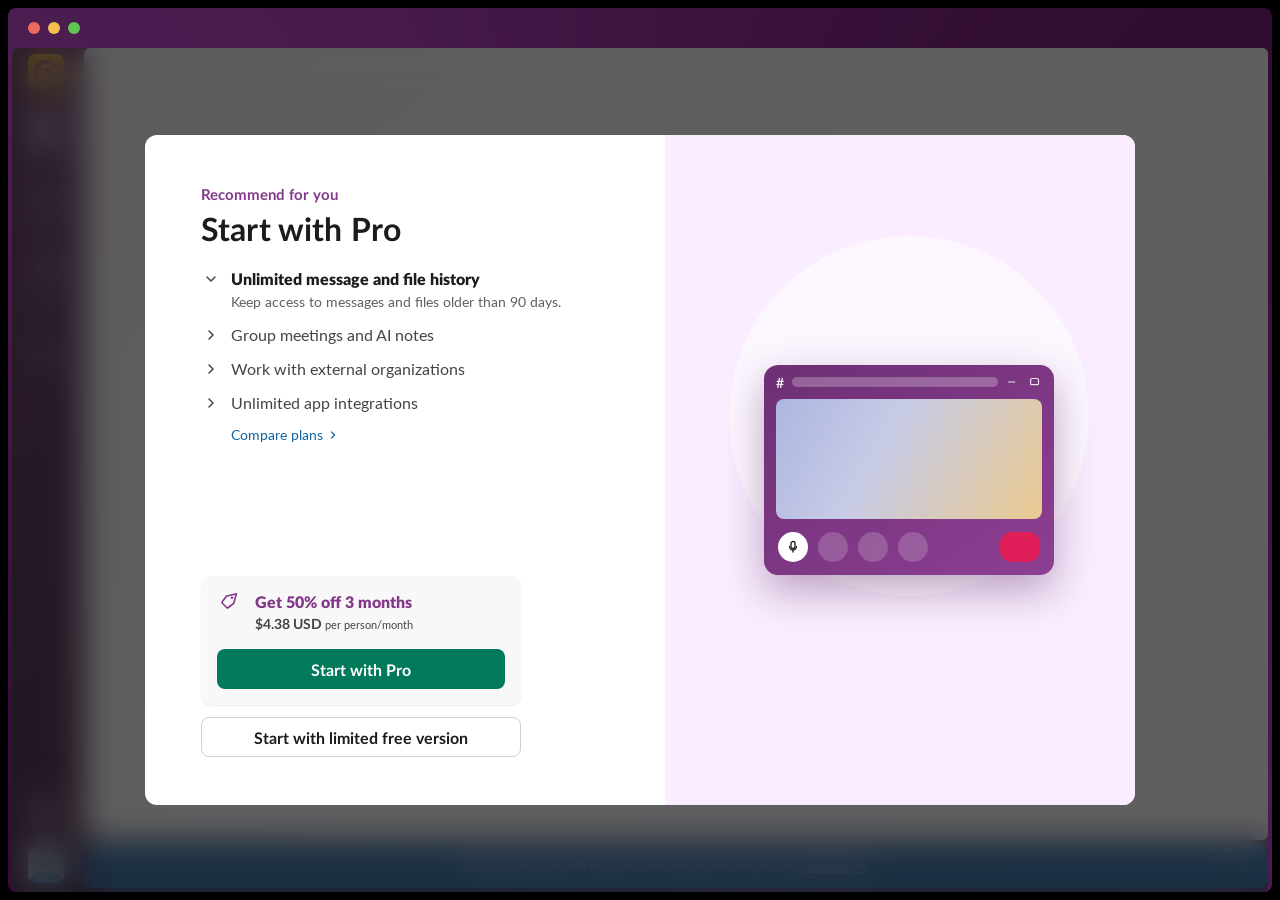
<file: index.html>
<!DOCTYPE html>
<html lang="en">
<head>
  <meta charset="UTF-8">
  <meta name="viewport" content="width=device-width, initial-scale=1.0">
  <title>New Team Launchpad</title>
  <link rel="stylesheet" href="fonts.css">
  <link rel="stylesheet" href="onboarding.css">
</head>
<body>
  <div class="app-container">
    <!-- Landing experience (the real app) as background -->
    <div class="app-background">
      <iframe src="app.html"></iframe>
    </div>

    <!-- Persistent scrim hosting the onboarding + paywall modals -->
    <div class="scrim" id="scrim">

      <!-- ====== Modal 2 — How do you want to use Slack? (multi-select) ====== -->
      <div class="modal-panel hidden" id="panelUseCases">
        <div class="segmentation-modal intro-active">
          <div class="bg-yellow-circle bg-decoration"></div>
          <div class="bg-green-shape bg-decoration"></div>
          <div class="pill pill-top bg-decoration">
            <span class="pill-emoji">&#x2705;</span>
            <span class="pill-number">1</span>
          </div>
          <div class="pill pill-bottom bg-decoration">
            <span class="pill-emoji">&#x1F64C;</span>
            <span class="pill-number">5</span>
          </div>
          <div class="seg-content">
            <div class="title-section">
              <div class="question-container">
                <h1>How do you want to use Slack?</h1>
                <p>We'll suggest the right setup for your goals.</p>
              </div>
            </div>
            <div class="middle-content">
              <div class="checklist-card has-selection">
                <div class="checklist-item checked" data-choice="collab">
                  <span class="checklist-item-label" data-text="Chat and collaboration">Chat and collaboration</span>
                  <div class="checkbox"></div>
                </div>
                <div class="checklist-item" data-choice="projects">
                  <span class="checklist-item-label" data-text="Project management">Project management</span>
                  <div class="checkbox"></div>
                </div>
                <div class="checklist-item" data-choice="customers">
                  <span class="checklist-item-label" data-text="For customer and client communication">For customer and client communication</span>
                  <div class="checkbox"></div>
                </div>
                <div class="checklist-item" data-choice="partners">
                  <span class="checklist-item-label" data-text="Work with partners and vendors">Work with partners and vendors</span>
                  <div class="checkbox"></div>
                </div>
                <div class="checklist-item" data-choice="ai">
                  <span class="checklist-item-label" data-text="To explore AI tools and apps">To explore AI tools and apps</span>
                  <div class="checkbox"></div>
                </div>
              </div>
            </div>
            <div class="cta-section">
              <button class="btn-get-started" id="btnUseCasesNext">Get started</button>
            </div>
          </div>
        </div>
      </div>

      <!-- ====== Modal 2 — How familiar are you with Slack? (single choice) ====== -->
      <div class="modal-panel hidden" id="panelFamiliarity">
        <div class="segmentation-modal intro-active">
          <div class="bg-yellow-circle bg-decoration"></div>
          <div class="bg-green-shape bg-decoration"></div>
          <div class="pill pill-top bg-decoration">
            <span class="pill-emoji">&#x2705;</span>
            <span class="pill-number">1</span>
          </div>
          <div class="pill pill-bottom bg-decoration">
            <span class="pill-emoji">&#x1F64C;</span>
            <span class="pill-number">5</span>
          </div>
          <div class="seg-content">
            <div class="title-section">
              <div class="question-container">
                <h1>How familiar are you with Slack?</h1>
                <p>We'll tailor recommendations based on your experience.</p>
              </div>
            </div>
            <div class="middle-content">
              <div class="options-list familiarity">
                <button class="option-button" data-value="new">
                  <div class="option-inner">
                    <span class="option-emoji">&#x1F331;</span>
                    <span class="option-label">New to Slack</span>
                  </div>
                </button>
                <button class="option-button" data-value="used">
                  <div class="option-inner">
                    <span class="option-emoji">&#x1FAB4;</span>
                    <span class="option-label">I've used Slack before</span>
                  </div>
                </button>
                <button class="option-button" data-value="admin">
                  <div class="option-inner">
                    <span class="option-emoji">&#x1F333;</span>
                    <span class="option-label">I've managed Slack workspaces</span>
                  </div>
                </button>
              </div>
            </div>
          </div>
        </div>
      </div>

      <!-- ====== Modal 1 — Paywall: Start with Pro ====== -->
      <div class="modal-panel" id="panelPaywall">
        <div class="paywall-modal">
          <div class="paywall-content">
            <div class="paywall-body">
              <div class="paywall-text">
                <span class="paywall-eyebrow">Recommend for you</span>
                <h1 class="paywall-title">Start with Pro</h1>
              </div>
              <div class="paywall-features">
                <div class="paywall-feature expanded">
                  <span class="paywall-feature-caret">
                    <svg width="20" height="20" viewBox="0 0 20 20" fill="none"><path d="M6 8L10 12L14 8" stroke="#454447" stroke-width="1.5" stroke-linecap="round" stroke-linejoin="round"/></svg>
                  </span>
                  <div class="paywall-feature-main">
                    <span class="paywall-feature-label">Unlimited message and file history</span>
                    <p class="paywall-feature-desc">Keep access to messages and files older than 90 days.</p>
                  </div>
                </div>
                <div class="paywall-feature">
                  <span class="paywall-feature-caret">
                    <svg width="20" height="20" viewBox="0 0 20 20" fill="none"><path d="M8 6L12 10L8 14" stroke="#454447" stroke-width="1.5" stroke-linecap="round" stroke-linejoin="round"/></svg>
                  </span>
                  <div class="paywall-feature-main">
                    <span class="paywall-feature-label">Group meetings and AI notes</span>
                  </div>
                </div>
                <div class="paywall-feature">
                  <span class="paywall-feature-caret">
                    <svg width="20" height="20" viewBox="0 0 20 20" fill="none"><path d="M8 6L12 10L8 14" stroke="#454447" stroke-width="1.5" stroke-linecap="round" stroke-linejoin="round"/></svg>
                  </span>
                  <div class="paywall-feature-main">
                    <span class="paywall-feature-label">Work with external organizations</span>
                  </div>
                </div>
                <div class="paywall-feature">
                  <span class="paywall-feature-caret">
                    <svg width="20" height="20" viewBox="0 0 20 20" fill="none"><path d="M8 6L12 10L8 14" stroke="#454447" stroke-width="1.5" stroke-linecap="round" stroke-linejoin="round"/></svg>
                  </span>
                  <div class="paywall-feature-main">
                    <span class="paywall-feature-label">Unlimited app integrations</span>
                  </div>
                </div>
                <a class="paywall-compare" href="#">Compare plans <svg width="16" height="16" viewBox="0 0 20 20" fill="none"><path d="M8 6L12 10L8 14" stroke="#1264a3" stroke-width="1.5" stroke-linecap="round" stroke-linejoin="round"/></svg></a>
              </div>
            </div>

            <div class="paywall-footer">
              <div class="paywall-promo">
                <div class="paywall-promo-header">
                  <span class="paywall-promo-tag">
                    <svg width="28" height="28" viewBox="0 0 28 28" fill="none"><path d="M15.4 3.7 6.1 6a1.5 1.5 0 0 0-.86.56L1.4 11.6a1.4 1.4 0 0 0 .2 1.9l3.8 3.8a1.4 1.4 0 0 0 1.9.2l5.04-3.84c.27-.2.47-.5.56-.86L15.4 3.7Z" stroke="#83388a" stroke-width="1.6" stroke-linejoin="round"/><circle cx="11" cy="7.8" r="1.3" fill="#83388a"/></svg>
                  </span>
                  <div class="paywall-promo-text">
                    <span class="paywall-promo-title">Get 50% off 3 months</span>
                    <span class="paywall-promo-price">$4.38 USD <span>per person/month</span></span>
                  </div>
                </div>
                <div class="paywall-promo-btn">
                  <button class="btn-paywall-primary" id="btnStartPro">Start with Pro</button>
                </div>
              </div>
              <button class="btn-paywall-secondary" id="btnStartFree">Start with limited free version</button>
            </div>
          </div>

          <div class="paywall-image">
            <div class="paywall-image-bg"></div>
            <div class="paywall-image-blob"></div>
            <div class="paywall-huddle">
              <div class="paywall-huddle-bar">
                <span class="paywall-huddle-hash">#</span>
                <span class="paywall-huddle-title"></span>
                <span class="paywall-huddle-controls">
                  <svg width="14" height="14" viewBox="0 0 16 16" fill="none"><path d="M3 8h7" stroke="#fff" stroke-width="1.4" stroke-linecap="round"/></svg>
                  <svg width="14" height="14" viewBox="0 0 16 16" fill="none"><rect x="3" y="4" width="9" height="7" rx="1.4" stroke="#fff" stroke-width="1.4"/></svg>
                </span>
              </div>
              <div class="paywall-huddle-stage"></div>
              <div class="paywall-huddle-dock">
                <span class="hd-btn light"><svg width="16" height="16" viewBox="0 0 16 16" fill="none"><path d="M8 2.5a2 2 0 0 1 2 2v3a2 2 0 1 1-4 0v-3a2 2 0 0 1 2-2Z" stroke="#1d1c1d" stroke-width="1.3"/><path d="M4.5 7.5a3.5 3.5 0 0 0 7 0M8 11v2" stroke="#1d1c1d" stroke-width="1.3" stroke-linecap="round"/></svg></span>
                <span class="hd-btn"></span>
                <span class="hd-btn"></span>
                <span class="hd-btn"></span>
                <span class="hd-btn red"></span>
              </div>
            </div>
          </div>
        </div>
      </div>

    </div><!-- /scrim -->

    <!-- Secret dev menu: reveals on hover near the top-left corner -->
    <button class="secret-btn" id="secretBtn" aria-label="Prototype menu">
      <svg width="22" height="22" viewBox="0 0 24 24" fill="none">
        <path d="M9 6.5a3 3 0 0 1 6 0" stroke="currentColor" stroke-width="1.6" stroke-linecap="round"/>
        <rect x="8" y="7.5" width="8" height="10" rx="4" stroke="currentColor" stroke-width="1.6"/>
        <path d="M12 9.5v7M4.5 9.5l2.5 1M4 14h3.5M5 18.5l2.5-1.5M19.5 9.5 17 10.5M20 14h-3.5M19 18.5 16.5 17" stroke="currentColor" stroke-width="1.6" stroke-linecap="round"/>
      </svg>
    </button>
    <div class="secret-menu" id="secretMenu">
      <button class="secret-menu-item" data-action="refresh">
        <svg width="15" height="15" viewBox="0 0 16 16" fill="none"><path d="M13 8a5 5 0 1 1-1.46-3.54M13 3v2.2h-2.2" stroke="currentColor" stroke-width="1.3" stroke-linecap="round" stroke-linejoin="round"/></svg>
        <span>Refresh state</span>
      </button>
      <button class="secret-menu-item" data-action="restart">
        <svg width="15" height="15" viewBox="0 0 16 16" fill="none"><path d="M8 2.5a5.5 5.5 0 1 1-5.5 5.5" stroke="currentColor" stroke-width="1.3" stroke-linecap="round"/><path d="M8 0.5 5.8 2.5 8 4.5" stroke="currentColor" stroke-width="1.3" stroke-linecap="round" stroke-linejoin="round"/></svg>
        <span>Restart prototype</span>
      </button>
    </div>

    <!-- Secret design switcher: reveals on hover near the top-right corner -->
    <button class="secret-btn right" id="designBtn" aria-label="Design switcher">
      <svg width="22" height="22" viewBox="0 0 24 24" fill="none">
        <rect x="3.5" y="4.5" width="17" height="15" rx="2.5" stroke="currentColor" stroke-width="1.6"/>
        <path d="M3.5 9.5h17M9 9.5v10" stroke="currentColor" stroke-width="1.6"/>
      </svg>
    </button>
    <div class="secret-menu right" id="designMenu">
      <button class="secret-menu-item" data-design="a">
        <span>Design A<span class="secret-sub">Lands on Launchpad</span></span>
        <svg class="secret-check" width="15" height="15" viewBox="0 0 16 16" fill="none"><path d="M3 8.5l3.2 3L13 4.5" stroke="currentColor" stroke-width="1.6" stroke-linecap="round" stroke-linejoin="round"/></svg>
      </button>
      <button class="secret-menu-item" data-design="b">
        <span>Design B<span class="secret-sub">Lands on #tractor-channel</span></span>
        <svg class="secret-check" width="15" height="15" viewBox="0 0 16 16" fill="none"><path d="M3 8.5l3.2 3L13 4.5" stroke="currentColor" stroke-width="1.6" stroke-linecap="round" stroke-linejoin="round"/></svg>
      </button>
    </div>

    <!-- Placeholder modal — opened when a setup task is clicked -->
    <div class="placeholder-modal" id="placeholderModal" aria-hidden="true">
      <div class="placeholder-modal__card" role="dialog" aria-modal="true">
        <button class="placeholder-modal__close" id="placeholderModalClose" aria-label="Close">
          <svg width="16" height="16" viewBox="0 0 16 16" fill="none"><path d="M4 4l8 8M12 4l-8 8" stroke="currentColor" stroke-width="1.6" stroke-linecap="round"/></svg>
        </button>
        <h2 class="placeholder-modal__title" id="placeholderModalTitle">Placeholder</h2>
        <p class="placeholder-modal__body">This is a placeholder for the task flow.</p>
      </div>
    </div>
  </div>

  <script>
    // ===== Cursor relay =====
    // mousemove only fires in the document the cursor is over, so once the
    // user is inside an iframe (the app, its sub-views) the parent's hover
    // detection goes dark. Each iframe relays cursor coords up; here we
    // re-emit them as a 'proto-cursor' event in absolute top-window space so
    // the secret buttons stay reachable from anywhere in the prototype.
    (function () {
      function emit(x, y) {
        window.dispatchEvent(new CustomEvent('proto-cursor', { detail: { x, y } }));
      }
      document.addEventListener('mousemove', (e) => emit(e.clientX, e.clientY));
      window.addEventListener('message', (e) => {
        if (!e.data || !e.data.__cursor) return;
        const f = [...document.querySelectorAll('iframe')].find(fr => fr.contentWindow === e.source);
        if (f) { const r = f.getBoundingClientRect(); emit(e.data.x + r.left, e.data.y + r.top); }
      });
    })();

    // Tell the app iframe to dismiss the setup peek (when a secret menu opens).
    function dismissAppPeek() {
      const appIframe = document.querySelector('.app-background iframe');
      if (appIframe && appIframe.contentWindow) {
        appIframe.contentWindow.postMessage('dismiss-peek', '*');
      }
    }

    // ===== Placeholder modal (opened by setup task clicks) =====
    (function () {
      const modal = document.getElementById('placeholderModal');
      const closeBtn = document.getElementById('placeholderModalClose');
      const titleEl = document.getElementById('placeholderModalTitle');
      if (!modal) return;

      function openModal(title) {
        if (title) titleEl.textContent = title;
        modal.classList.add('visible');
        modal.setAttribute('aria-hidden', 'false');
      }
      function closeModal() {
        modal.classList.remove('visible');
        modal.setAttribute('aria-hidden', 'true');
      }
      closeBtn && closeBtn.addEventListener('click', closeModal);
      modal.addEventListener('click', (e) => { if (e.target === modal) closeModal(); });
      document.addEventListener('keydown', (e) => { if (e.key === 'Escape') closeModal(); });

      // Setup tasks (in the app iframe and its sub-views) request the modal.
      window.addEventListener('message', (e) => {
        if (e.data && e.data.type === 'open-placeholder') openModal(e.data.title);
      });
    })();
  </script>

  <script>
    // ===== Secret design switcher (hover near top-right corner) =====
    (function () {
      const DESIGN_KEY = 'launchpad-design';
      const designBtn = document.getElementById('designBtn');
      const designMenu = document.getElementById('designMenu');
      let open = false;

      function currentDesign() {
        try { return sessionStorage.getItem(DESIGN_KEY) || 'a'; } catch (e) { return 'a'; }
      }
      function markSelected() {
        const d = currentDesign();
        designMenu.querySelectorAll('.secret-menu-item').forEach(i => {
          i.classList.toggle('selected', i.dataset.design === d);
        });
      }
      markSelected();

      window.addEventListener('proto-cursor', (e) => {
        const near = e.detail.x > window.innerWidth - 140 && e.detail.y < 140;
        if (near || open) designBtn.classList.add('visible');
        else designBtn.classList.remove('visible');
      });

      function closeMenu() {
        open = false;
        designMenu.classList.remove('visible');
        designBtn.classList.remove('active');
      }

      designBtn.addEventListener('click', (e) => {
        e.stopPropagation();
        open = !open;
        designMenu.classList.toggle('visible', open);
        designBtn.classList.toggle('active', open);
        if (open) dismissAppPeek();
      });

      document.addEventListener('click', (e) => {
        if (open && !designMenu.contains(e.target) && !designBtn.contains(e.target)) closeMenu();
      });

      designMenu.addEventListener('click', (e) => {
        const item = e.target.closest('.secret-menu-item');
        if (!item) return;
        try { sessionStorage.setItem(DESIGN_KEY, item.dataset.design); } catch (err) {}
        markSelected();
        closeMenu();
        // Re-run the prototype so the new design takes effect from the start.
        try { sessionStorage.removeItem('launchpad-step'); } catch (err) {}
        location.reload();
      });
    })();
  </script>

  <script>
    // ===== Secret prototype menu (hover near top-left corner) =====
    (function () {
      const STEP_KEY = 'launchpad-step';
      // Clear any stale persistent flag from earlier builds.
      try { localStorage.removeItem('launchpad-onboarded'); } catch (err) {}
      const secretBtn = document.getElementById('secretBtn');
      const secretMenu = document.getElementById('secretMenu');
      let menuOpen = false;

      // Reveal the button when the cursor is near the corner; hide otherwise
      // (unless the menu is open). JS proximity avoids a corner hotspot that
      // would block the app's window controls underneath.
      window.addEventListener('proto-cursor', (e) => {
        const near = e.detail.x < 140 && e.detail.y < 140;
        if (near || menuOpen) {
          secretBtn.classList.add('visible');
        } else {
          secretBtn.classList.remove('visible');
        }
      });

      function closeMenu() {
        menuOpen = false;
        secretMenu.classList.remove('visible');
        secretBtn.classList.remove('active');
      }

      secretBtn.addEventListener('click', (e) => {
        e.stopPropagation();
        menuOpen = !menuOpen;
        secretMenu.classList.toggle('visible', menuOpen);
        secretBtn.classList.toggle('active', menuOpen);
        if (menuOpen) dismissAppPeek();
      });

      document.addEventListener('click', (e) => {
        if (menuOpen && !secretMenu.contains(e.target) && !secretBtn.contains(e.target)) {
          closeMenu();
        }
      });

      secretMenu.addEventListener('click', (e) => {
        const item = e.target.closest('.secret-menu-item');
        if (!item) return;
        const action = item.dataset.action;
        if (action === 'refresh') {
          // Reload, staying on the CURRENT step. Set a one-shot flag so the
          // next load preserves the step (a plain browser refresh won't have
          // this flag, so it restarts from the first modal instead).
          try { sessionStorage.setItem('launchpad-preserve-step', 'true'); } catch (err) {}
          location.reload();
        } else if (action === 'restart') {
          // Full restart — clear the step so it replays from the first modal.
          try { sessionStorage.removeItem(STEP_KEY); } catch (err) {}
          location.reload();
        }
        closeMenu();
      });
    })();
  </script>

  <script>
    const scrim = document.getElementById('scrim');
    const panelUseCases = document.getElementById('panelUseCases');
    const panelFamiliarity = document.getElementById('panelFamiliarity');
    const panelPaywall = document.getElementById('panelPaywall');

    // Collected personalization
    const personalization = { useCases: [], familiarity: null };

    // ---- Step tracking (so "Refresh state" reloads the CURRENT step) ----
    // Steps: 'paywall' -> 'familiarity' -> 'usecases' -> 'app'
    const STEP_KEY = 'launchpad-step';
    function recordStep(step) {
      try { sessionStorage.setItem(STEP_KEY, step); } catch (e) {}
    }
    function savedStep() {
      try { return sessionStorage.getItem(STEP_KEY); } catch (e) { return null; }
    }

    // A plain browser refresh should restart the prototype from the first
    // modal. Only the secret-menu "Refresh state" preserves the current step,
    // which it signals with a one-shot flag consumed here.
    const PRESERVE_KEY = 'launchpad-preserve-step';
    let preserve = false;
    try {
      preserve = sessionStorage.getItem(PRESERVE_KEY) === 'true';
      sessionStorage.removeItem(PRESERVE_KEY); // consume — only applies once
    } catch (e) {}
    const startStep = preserve ? (savedStep() || 'paywall') : 'paywall';
    function restoreStep(step) {
      // Hide all modal panels first; show only the one for this step.
      [panelUseCases, panelFamiliarity, panelPaywall].forEach(p => p.classList.add('hidden'));
      if (step === 'app') {
        scrim.classList.add('hidden');
        // Drive the app reveal directly. The 'slackbot-dm-view-ready' signal
        // only reaches app.html (the view's direct parent), not index.html,
        // so instead we post once the app iframe itself has loaded (its app.js
        // buffers the messages until the inner view is ready).
        const appIframe = document.querySelector('.app-background iframe');
        let dismissed = false;
        const fire = () => { if (!dismissed) { dismissed = true; dismissToApp(); } };
        if (appIframe) {
          appIframe.addEventListener('load', fire);
          // Fallback in case it had already loaded before this listener bound.
          setTimeout(fire, 600);
        }
      } else if (step === 'familiarity') {
        panelFamiliarity.classList.remove('hidden');
        playSegIntro(panelFamiliarity);
      } else if (step === 'usecases') {
        panelUseCases.classList.remove('hidden');
        playSegIntro(panelUseCases);
      } else {
        panelPaywall.classList.remove('hidden');
      }
      recordStep(step);
    }

    // Play the decorative intro for a segmentation modal
    function playSegIntro(panel) {
      const modal = panel.querySelector('.segmentation-modal');
      if (!modal) return;
      requestAnimationFrame(() => {
        setTimeout(() => {
          modal.classList.remove('intro-active');
          modal.classList.add('intro-done');
        }, 50);
      });
    }

    function swapPanel(fromPanel, toPanel, afterShow) {
      fromPanel.classList.add('hidden');
      setTimeout(() => {
        toPanel.classList.remove('hidden');
        if (afterShow) afterShow();
      }, 300);
    }

    // ---- Modal 1: paywall (Start with Pro) -> familiarity ----
    function advanceFromPaywall() {
      recordStep('familiarity');
      swapPanel(panelPaywall, panelFamiliarity, () => playSegIntro(panelFamiliarity));
    }
    document.getElementById('btnStartPro').addEventListener('click', advanceFromPaywall);
    document.getElementById('btnStartFree').addEventListener('click', advanceFromPaywall);

    // ---- Modal 2: familiarity single choice -> use cases ----
    panelFamiliarity.querySelectorAll('.option-button').forEach(btn => {
      btn.addEventListener('click', () => {
        personalization.familiarity = btn.dataset.value;
        btn.classList.add('selected');
        recordStep('usecases');
        setTimeout(() => swapPanel(panelFamiliarity, panelUseCases, () => playSegIntro(panelUseCases)), 200);
      });
    });

    // ---- Modal 3: use-case multi-select -> dismiss into the landing experience ----
    const checklistCard = panelUseCases.querySelector('.checklist-card');
    panelUseCases.querySelectorAll('.checklist-item').forEach(item => {
      item.addEventListener('click', () => {
        item.classList.toggle('checked');
        const anyChecked = checklistCard.querySelector('.checklist-item.checked') !== null;
        checklistCard.classList.toggle('has-selection', anyChecked);
      });
    });

    document.getElementById('btnUseCasesNext').addEventListener('click', () => {
      personalization.useCases = Array.from(
        panelUseCases.querySelectorAll('.checklist-item.checked')
      ).map(i => i.dataset.choice);
      recordStep('app');
      dismissToApp();
    });

    // ---- Dismiss into the landing experience ----
    function dismissToApp() {
      const appIframe = document.querySelector('.app-background iframe');
      // Design B lands on the #tractor-channel; Design A (default) on Launchpad.
      let design = 'a';
      try { design = sessionStorage.getItem('launchpad-design') || 'a'; } catch (e) {}
      const data = {
        type: 'onboarding-complete',
        useCases: personalization.useCases,
        familiarity: personalization.familiarity,
        userName: 'Arcadio',
        landOn: design === 'b' ? 'new-channel' : 'slackbot-dm'
      };
      try { localStorage.setItem('launchpad-onboarding', JSON.stringify(data)); } catch (e) {}

      if (appIframe && appIframe.contentWindow) {
        appIframe.contentWindow.postMessage(data, '*');
        appIframe.contentWindow.postMessage('modal-dismissed', '*');
      }
      scrim.classList.add('hidden');
    }

    // Show the step the prototype was last on (handles "Refresh state").
    restoreStep(startStep);
  </script>
</body>
</html>
</file>
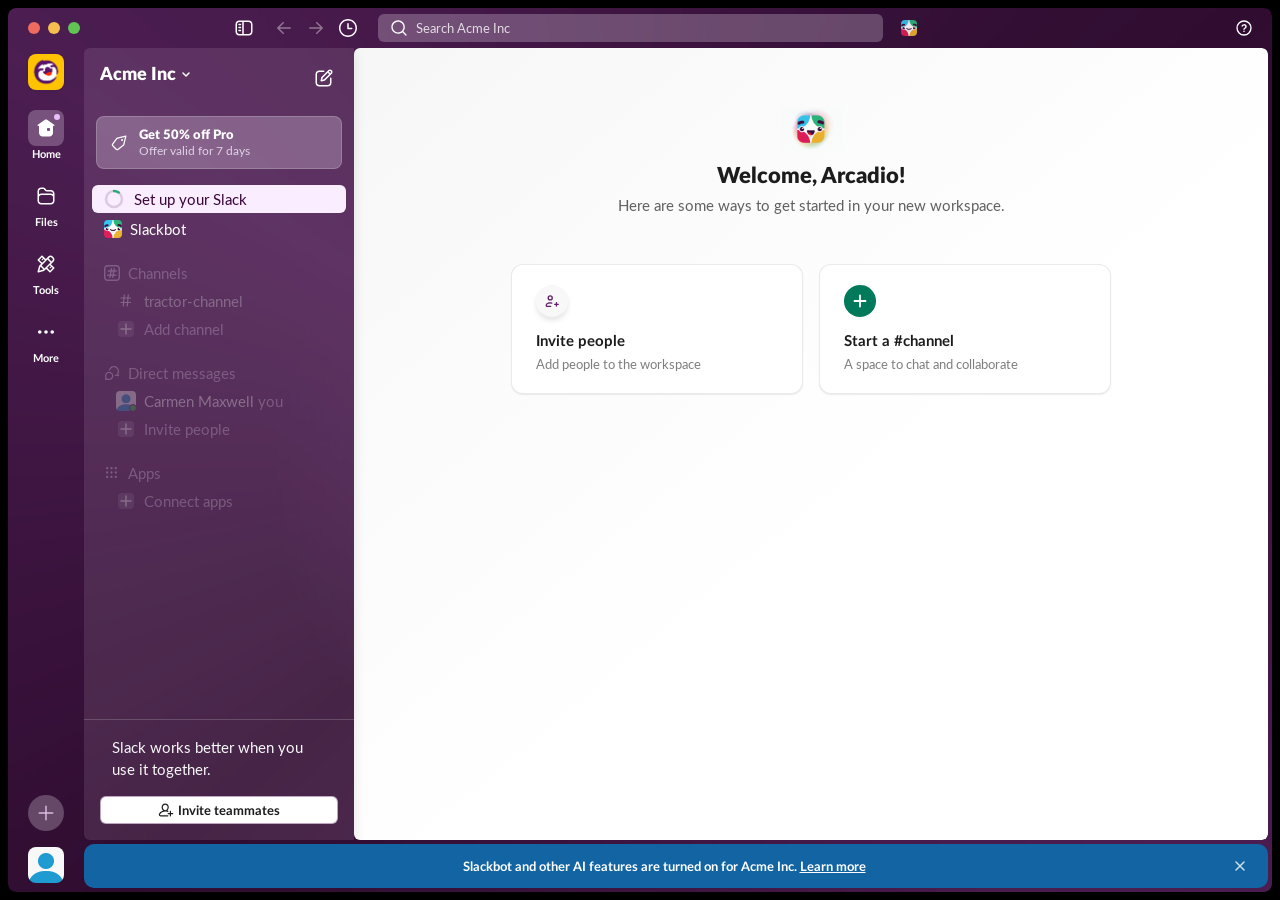
<file: app.html>
<!DOCTYPE html>
<html lang="en">
<head>
  <meta charset="UTF-8">
  <meta name="viewport" content="width=device-width, initial-scale=1.0">
  <title>New Team Launchpad</title>
  <link rel="stylesheet" href="fonts.css">
  <link rel="stylesheet" href="styles.css">
</head>
<body>
  <div class="app-window">
    <!-- Window Background layers -->
    <div class="window-bg">
      <div class="bg-theme"></div>
      <div class="bg-base-tint"></div>
      <div class="bg-white-overlay"></div>
    </div>

    <!-- Top Bar -->
    <div class="top-bar">
      <div class="top-bar-left">
        <div class="system-area">
          <div class="stoplights">
            <span class="stoplight close"></span>
            <span class="stoplight minimize"></span>
            <span class="stoplight fullscreen"></span>
          </div>
        </div>
      </div>
      <div class="navigation">
        <div class="switcher">
          <button class="chrome-btn" aria-label="Toggle sidebar">
            <svg width="20" height="20" viewBox="0 0 20 20" fill="none"><path d="M14.75 2.5C16.8211 2.5 18.5 4.17893 18.5 6.25V13.75C18.5 15.8211 16.8211 17.5 14.75 17.5H5.25C3.17893 17.5 1.5 15.8211 1.5 13.75V6.25C1.5 4.17893 3.17893 2.5 5.25 2.5H14.75ZM5.25 4C4.00736 4 3 5.00736 3 6.25V13.75C3 14.9926 4.00736 16 5.25 16H8.25V4H5.25ZM9.75 4V16H14.75C15.9926 16 17 14.9926 17 13.75V6.25C17 5.00736 15.9926 4 14.75 4H9.75ZM6.5 11.75C6.91421 11.75 7.25 12.0858 7.25 12.5C7.25 12.9142 6.91421 13.25 6.5 13.25H5C4.58579 13.25 4.25 12.9142 4.25 12.5C4.25 12.0858 4.58579 11.75 5 11.75H6.5ZM6.5 8.75C6.91421 8.75 7.25 9.08579 7.25 9.5C7.25 9.91421 6.91421 10.25 6.5 10.25H5C4.58579 10.25 4.25 9.91421 4.25 9.5C4.25 9.08579 4.58579 8.75 5 8.75H6.5ZM6.5 5.75C6.91421 5.75 7.25 6.08579 7.25 6.5C7.25 6.91421 6.91421 7.25 6.5 7.25H5C4.58579 7.25 4.25 6.91421 4.25 6.5C4.25 6.08579 4.58579 5.75 5 5.75H6.5Z" fill="currentColor"/></svg>
          </button>
        </div>
        <div class="arrows">
          <button class="chrome-btn disabled" id="btnBack" aria-label="Back" disabled>
            <svg width="20" height="20" viewBox="0 0 20 20" fill="none"><path fill-rule="evenodd" clip-rule="evenodd" d="M8.73242 4.20695C9.03207 3.92131 9.50708 3.93284 9.79297 4.23234C10.0786 4.53198 10.0671 5.007 9.76758 5.29289L5.62207 9.24992H16.25C16.6642 9.24992 17 9.58571 17 9.99992C17 10.4141 16.6642 10.7499 16.25 10.7499H5.62207L9.76758 14.707C10.0671 14.9928 10.0786 15.4679 9.79297 15.7675C9.50708 16.067 9.03207 16.0785 8.73242 15.7929L3.23242 10.5429C3.08416 10.4014 3 10.2049 3 9.99992C3 9.79496 3.08416 9.59847 3.23242 9.45695L8.73242 4.20695Z" fill="currentColor"/></svg>
          </button>
          <button class="chrome-btn disabled" id="btnForward" aria-label="Forward" disabled>
            <svg width="20" height="20" viewBox="0 0 20 20" fill="none"><path fill-rule="evenodd" clip-rule="evenodd" d="M11.2676 15.7931C10.9679 16.0787 10.4929 16.0672 10.207 15.7677C9.92139 15.468 9.93293 14.993 10.2324 14.7071L14.3779 10.7501L3.75 10.7501C3.33579 10.7501 3 10.4143 3 10.0001C3 9.58587 3.33579 9.25008 3.75 9.25008L14.3779 9.25008L10.2324 5.29305C9.93292 5.00717 9.92139 4.53215 10.207 4.2325C10.4929 3.933 10.9679 3.92147 11.2676 4.20711L16.7676 9.45711C16.9158 9.59863 17 9.79512 17 10.0001C17 10.205 16.9158 10.4006 16.7676 10.5421L11.2676 15.7931Z" fill="currentColor"/></svg>
          </button>
          <button class="chrome-btn" aria-label="History">
            <svg width="20" height="20" viewBox="0 0 20 20" fill="none"><path d="M10 1C14.9706 1 19 5.02944 19 10C19 14.9706 14.9706 19 10 19C5.02944 19 1 14.9706 1 10C1 5.02944 5.02944 1 10 1ZM10 2.5C5.85786 2.5 2.5 5.85786 2.5 10C2.5 14.1421 5.85786 17.5 10 17.5C14.1421 17.5 17.5 14.1421 17.5 10C17.5 5.85786 14.1421 2.5 10 2.5ZM10 5C10.4142 5 10.75 5.33579 10.75 5.75V9.75H13.75C14.1642 9.75 14.5 10.0858 14.5 10.5C14.5 10.9142 14.1642 11.25 13.75 11.25H10C9.58579 11.25 9.25 10.9142 9.25 10.5V5.75C9.25 5.33579 9.58579 5 10 5Z" fill="currentColor"/></svg>
          </button>
        </div>
      </div>
      <div class="search-bar">
        <svg class="search-icon" width="18" height="18" viewBox="0 0 18 18" fill="none"><path d="M8.10001 1.34998C11.8278 1.35008 14.8499 4.37221 14.85 8.09998C14.85 9.72058 14.2776 11.207 13.3256 12.3705L16.4525 15.4974C16.716 15.7611 16.7161 16.189 16.4525 16.4525C16.189 16.7161 15.7611 16.7159 15.4975 16.4525L12.3705 13.3256C11.207 14.2775 9.72061 14.8499 8.10001 14.85C4.37224 14.8499 1.35011 11.8277 1.35001 8.09998C1.35011 4.37221 4.37224 1.35008 8.10001 1.34998ZM8.10001 2.69958C5.11782 2.69969 2.69972 5.11779 2.69962 8.09998C2.69972 11.0822 5.11782 13.4993 8.10001 13.4994C11.0822 13.4993 13.4993 11.0822 13.4994 8.09998C13.4993 5.11779 11.0822 2.69969 8.10001 2.69958Z" fill="currentColor"/></svg>
        <span class="search-text">Search Acme Inc</span>
      </div>
      <div class="top-bar-avatar">
        <button class="chrome-btn app-avatar-btn" aria-label="AI Assistant">
          <img class="app-avatar-icon" src="images/app-avatar.png" alt="AI">
        </button>
      </div>
      <div class="top-bar-right">
        <button class="chrome-btn" aria-label="Help">
          <svg width="18" height="18" viewBox="0 0 20 20" fill="none"><path d="M10 1.5a8.5 8.5 0 1 1 0 17 8.5 8.5 0 0 1 0-17Zm0 1.5a7 7 0 1 0 0 14 7 7 0 0 0 0-14Zm0 9.75a.9.9 0 1 1 0 1.8.9.9 0 0 1 0-1.8Zm.15-7.1c1.6 0 2.85 1.05 2.85 2.6 0 1.1-.55 1.75-1.45 2.35-.7.46-.9.72-.9 1.25v.2h-1.4v-.3c0-.95.4-1.5 1.2-2.02.66-.43.95-.74.95-1.4 0-.7-.55-1.18-1.3-1.18-.72 0-1.28.45-1.34 1.2H7.2c.05-1.5 1.25-2.5 2.95-2.5Z" fill="currentColor"/></svg>
        </button>
      </div>
    </div>

    <!-- App Contents Row (nav bar + main area) -->
    <div class="app-contents-row">
      <!-- Nav Bar (loaded from component, outside overflow:hidden for menu visibility) -->
      <div class="nav-bar-frame">
        <iframe src="components/nav-bar.html" class="nav-bar-iframe" allowtransparency="true"></iframe>
      </div>

      <!-- Content column (sidebar + main + banner, excludes nav rail) -->
      <div class="content-column">
      <!-- App Contents -->
      <div class="app-contents">
      <!-- Sidebar -->
      <aside class="sidebar">
        <div class="sidebar-header">
          <div class="sidebar-title-row">
            <div class="sidebar-title-left" id="workspaceHome" style="cursor: pointer;">
              <h1 class="workspace-name">Acme Inc <svg width="12" height="12" viewBox="0 0 12 12" fill="none"><path d="M3 5L6 8L9 5" stroke="currentColor" stroke-width="1.5" stroke-linecap="round" stroke-linejoin="round"/></svg></h1>
            </div>
            <div class="sidebar-actions">
              <button class="sidebar-icon-btn" aria-label="Compose">
                <svg width="20" height="20" viewBox="0 0 20 20" fill="none"><path fill-rule="evenodd" clip-rule="evenodd" d="M9.75 2.50017C10.1642 2.50017 10.5 2.83595 10.5 3.25017C10.4999 3.66432 10.1642 4.00017 9.75 4.00017H5.25C4.00736 4.00017 3 5.00753 3 6.25017V14.7502C3.00007 15.9928 4.0074 17.0002 5.25 17.0002H13.75C14.9926 17.0002 15.9999 15.9928 16 14.7502V10.2502C16 9.83595 16.3358 9.50017 16.75 9.50017C17.1642 9.50017 17.5 9.83595 17.5 10.2502V14.7502C17.4999 16.8212 15.821 18.5002 13.75 18.5002H5.25C3.17897 18.5002 1.50007 16.8212 1.5 14.7502V6.25017C1.5 4.1791 3.17893 2.50017 5.25 2.50017H9.75ZM14.2324 2.2072C15.2087 1.23106 16.7913 1.23107 17.7676 2.2072L17.793 2.23259C18.769 3.20887 18.7691 4.79149 17.793 5.76775L11.0303 12.5304C10.931 12.6297 10.8057 12.699 10.6689 12.7306L7.41895 13.4806C7.16701 13.5388 6.90257 13.4632 6.71973 13.2804C6.5369 13.0976 6.46143 12.8332 6.51953 12.5812L7.26953 9.33122L7.2998 9.23161C7.33732 9.1338 7.39511 9.04453 7.46973 8.96989L14.2324 2.2072ZM8.68164 9.8781L8.25 11.7492L10.1211 11.3176L15.1885 6.24919L13.749 4.80974L8.68164 9.8781ZM16.707 3.26775C16.3165 2.8774 15.6835 2.8774 15.293 3.26775L14.8096 3.74919L16.249 5.18864L16.7324 4.7072C17.1228 4.31673 17.1227 3.68363 16.7324 3.29314L16.707 3.26775Z" fill="currentColor"/></svg>
              </button>
            </div>
          </div>
        </div>

        <div class="sidebar-content">
          <!-- Offer Banner -->
          <div class="offer-banner" id="offerBanner">
            <div class="offer-banner-icon">
              <svg width="18" height="18" viewBox="0 0 20 20" fill="none"><path d="M17.6 2.4 8.3 4.7a1.5 1.5 0 0 0-.86.56L2.9 11.2a1.4 1.4 0 0 0 .2 1.9l3.8 3.8a1.4 1.4 0 0 0 1.9.2l5.94-4.54c.27-.2.47-.5.56-.86L17.6 2.4Z" stroke="currentColor" stroke-width="1.4" stroke-linejoin="round"/><circle cx="13.4" cy="6.6" r="1.15" fill="currentColor"/></svg>
            </div>
            <div class="offer-banner-text">
              <span class="offer-banner-title">Get 50% off Pro</span>
              <span class="offer-banner-sub">Offer valid for 7 days</span>
            </div>
          </div>

          <!-- Pages -->
          <div class="sidebar-pages">
            <div class="page-row setup-row active-page" data-view="slackbot-dm">
              <span class="page-row-leadicon setup-progress">
                <svg width="20" height="20" viewBox="0 0 20 20" fill="none">
                  <circle cx="10" cy="10" r="8" stroke="rgba(255,255,255,0.25)" stroke-width="2.5"/>
                  <circle cx="10" cy="10" r="8" stroke="#2BAC76" stroke-width="2.5" stroke-linecap="round"
                          stroke-dasharray="50.27" stroke-dashoffset="45.24" transform="rotate(-90 10 10)"/>
                </svg>
              </span>
              <span class="page-label">Set up your Slack</span>
            </div>
            <div class="page-row" data-view="slackbot">
              <img src="images/app-avatar.png" alt="Slackbot" class="page-row-icon">
              <span class="page-label">Slackbot</span>
            </div>
          </div>

          <!-- Channels Section -->
          <div class="sidebar-section sidebar-fadeable">
            <div class="section-header-iconic">
              <div class="section-icon-wrap">
                <svg class="section-icon-svg" width="16" height="16" viewBox="0 0 14 14" fill="none"><path d="M10.8182 0C11.6621 0 12.4714 0.335228 13.0681 0.931936C13.6648 1.52865 14.0001 2.33796 14.0001 3.18183V10.8182C14.0001 11.6621 13.6648 12.4714 13.0681 13.0681C12.4714 13.6648 11.6621 14.0001 10.8182 14.0001H3.18183C2.33796 14.0001 1.52865 13.6648 0.931936 13.0681C0.335228 12.4714 0 11.6621 0 10.8182V3.18183C0 2.33796 0.335228 1.52865 0.931936 0.931936C1.52865 0.335228 2.33796 0 3.18183 0H10.8182ZM3.18183 1.27273C2.67551 1.27273 2.18992 1.47387 1.83189 1.83189C1.47387 2.18992 1.27273 2.67551 1.27273 3.18183V10.8182C1.27273 11.3245 1.47387 11.8101 1.83189 12.1682C2.18992 12.5262 2.67551 12.7273 3.18183 12.7273H10.8182C11.3245 12.7273 11.8101 12.5262 12.1682 12.1682C12.5262 11.8101 12.7273 11.3245 12.7273 10.8182V3.18183C12.7273 2.67551 12.5262 2.18992 12.1682 1.83189C11.8101 1.47387 11.3245 1.27273 10.8182 1.27273H3.18183ZM5.85626 3.15213C5.89239 2.99286 5.98829 2.85354 6.12417 2.76293C6.26004 2.67232 6.42552 2.63734 6.58645 2.66521C6.74737 2.69308 6.89145 2.78168 6.98893 2.91271C7.08642 3.04374 7.12988 3.2072 7.11033 3.36935L6.88294 4.68959H8.04112L8.3067 3.15383C8.3355 2.98753 8.42919 2.83948 8.56715 2.74226C8.63546 2.69412 8.71258 2.65991 8.79411 2.64157C8.87565 2.62324 8.95999 2.62114 9.04234 2.6354C9.12468 2.64967 9.20341 2.68001 9.27402 2.7247C9.34464 2.76938 9.40576 2.82754 9.45391 2.89585C9.50205 2.96416 9.53626 3.04129 9.5546 3.12282C9.57293 3.20435 9.57502 3.2887 9.56076 3.37104L9.33252 4.68959H10.7393C10.9024 4.69802 11.056 4.76874 11.1685 4.88716C11.281 5.00557 11.3437 5.16265 11.3437 5.32596C11.3437 5.48927 11.281 5.64634 11.1685 5.76476C11.056 5.88318 10.9024 5.9539 10.7393 5.96233H9.11446L8.71143 8.29821H10.2243C10.3931 8.29821 10.5549 8.36526 10.6743 8.4846C10.7936 8.60394 10.8606 8.7658 10.8606 8.93458C10.8606 9.10335 10.7936 9.26522 10.6743 9.38456C10.5549 9.5039 10.3931 9.57094 10.2243 9.57094H8.49167L8.27106 10.8462C8.24021 11.0105 8.14597 11.156 8.0087 11.2514C7.87143 11.3468 7.70215 11.3843 7.53743 11.3559C7.37272 11.3275 7.2258 11.2354 7.12842 11.0995C7.03104 10.9637 6.99101 10.795 7.017 10.6299L7.19942 9.57094H6.04039L5.81978 10.8445C5.78893 11.0088 5.69469 11.1543 5.55742 11.2497C5.42014 11.3451 5.25086 11.3826 5.08615 11.3542C4.92144 11.3258 4.77452 11.2337 4.67714 11.0978C4.57976 10.962 4.53973 10.7933 4.56571 10.6282L4.74814 9.57094H3.26074C3.09196 9.57083 2.93015 9.50368 2.81088 9.38426C2.69162 9.26484 2.62469 9.10293 2.6248 8.93415C2.62491 8.76538 2.69206 8.60356 2.81148 8.4843C2.93091 8.36504 3.09281 8.2981 3.26159 8.29821H4.96875L5.37178 5.96233H3.77577C3.607 5.96233 3.44513 5.89528 3.32579 5.77594C3.20645 5.6566 3.13941 5.49473 3.13941 5.32596C3.13941 5.15718 3.20645 4.99532 3.32579 4.87598C3.44513 4.75664 3.607 4.68959 3.77577 4.68959H5.59154L5.85626 3.15213ZM6.26014 8.29821H7.41918L7.82136 5.96233H6.66318L6.26014 8.29821Z" fill="currentColor"/></svg>
                <svg class="section-caret" width="10" height="10" viewBox="0 0 10 10" fill="none"><path d="M2.5 1.5L6.5 5L2.5 8.5" fill="currentColor"/></svg>
              </div>
              <span class="section-title">Channels</span>
            </div>
            <div class="section-items">
              <div class="channel-row" data-view="new-channel">
                <span class="channel-icon">
                  <svg width="18" height="18" viewBox="0 0 18 18" fill="none"><path fill-rule="evenodd" clip-rule="evenodd" d="M7.83749 2.8125C7.86498 2.50256 7.63154 2.22987 7.32161 2.20238C7.01168 2.1749 6.73899 2.40833 6.71149 2.71827L6.47608 5.375H3.9375C3.62684 5.375 3.375 5.62684 3.375 5.9375C3.375 6.24816 3.62684 6.5 3.9375 6.5H6.37651L6.07736 9.875H3.9375C3.62684 9.875 3.375 10.1268 3.375 10.4375C3.375 10.7482 3.62684 11 3.9375 11H5.97779L5.71149 13.9067C5.684 14.2167 5.91743 14.4894 6.22737 14.5169C6.5373 14.5443 6.80999 14.3109 6.83749 14.001L7.11412 11H9.97779L9.71149 13.9067C9.684 14.2167 9.91743 14.4894 10.2274 14.5169C10.5373 14.5443 10.81 14.3109 10.8375 14.001L11.1141 11H13.5625C13.8732 11 14.125 10.7482 14.125 10.4375C14.125 10.1268 13.8732 9.875 13.5625 9.875H11.2137L11.5129 6.5H13.5625C13.8732 6.5 14.125 6.24816 14.125 5.9375C14.125 5.62684 13.8732 5.375 13.5625 5.375H11.6125L11.8375 2.84327C11.865 2.53333 11.6316 2.26065 11.3216 2.23315C11.0117 2.20566 10.739 2.43909 10.7115 2.74903L10.4769 5.375H7.61323L7.83749 2.8125ZM7.51365 6.5L7.21451 9.875H10.0782L10.3773 6.5H7.51365Z" fill="currentColor"/></svg>
                </span>
                <span class="channel-name">tractor-channel</span>
              </div>
              <div class="channel-row add-row">
                <div class="add-icon-box">
                  <svg width="12" height="12" viewBox="0 0 12 12" fill="none"><line x1="6" y1="1" x2="6" y2="11" stroke="currentColor" stroke-width="1.5" stroke-linecap="round"/><line x1="1" y1="6" x2="11" y2="6" stroke="currentColor" stroke-width="1.5" stroke-linecap="round"/></svg>
                </div>
                <span class="channel-name add-label">Add channel</span>
              </div>
            </div>
          </div>

          <!-- Direct Messages Section -->
          <div class="sidebar-section sidebar-fadeable">
            <div class="section-header-iconic">
              <div class="section-icon-wrap">
                <svg class="section-icon-svg" width="16" height="16" viewBox="0 0 16 16" fill="none"><path fill-rule="evenodd" clip-rule="evenodd" d="M6.0858 5.08064C6.23422 4.555 6.49085 4.06627 6.83919 3.64584C7.18753 3.22541 7.61989 2.88258 8.10846 2.63939C8.59704 2.3962 9.13104 2.25803 9.67614 2.23374C10.2212 2.20946 10.7654 2.2996 11.2736 2.49839C11.7818 2.69717 12.2429 3.0002 12.6272 3.38799C13.0114 3.77578 13.3104 4.23976 13.5049 4.75012C13.6994 5.26048 13.785 5.80592 13.7564 6.35139C13.7278 6.89687 13.5854 7.43032 13.3386 7.91745C13.2753 8.04175 13.2558 8.18382 13.2834 8.32059L13.5955 9.88368L12.0341 9.5704C11.8974 9.54306 11.7555 9.56281 11.6314 9.62646C11.459 9.71393 11.2807 9.78913 11.0978 9.85153C11.0209 9.8774 10.9498 9.91819 10.8887 9.97155C10.8275 10.0249 10.7775 10.0898 10.7414 10.1625C10.7053 10.2353 10.6839 10.3144 10.6783 10.3954C10.6728 10.4764 10.6832 10.5577 10.7091 10.6347C10.7349 10.7117 10.7757 10.7828 10.829 10.844C10.8823 10.9053 10.9471 10.9554 11.0197 10.9915C11.0924 11.0276 11.1714 11.0491 11.2524 11.0546C11.3333 11.0602 11.4145 11.0497 11.4914 11.0238C11.6638 10.9661 11.8315 10.8996 11.9946 10.8243L14.2618 11.2778C14.3614 11.2976 14.4644 11.2926 14.5616 11.2631C14.6588 11.2335 14.7473 11.1805 14.8191 11.1086C14.8909 11.0367 14.9439 10.9481 14.9734 10.8508C15.0029 10.7535 15.0079 10.6504 14.9881 10.5506L14.5352 8.28102C14.8278 7.63524 14.9841 6.93595 14.9943 6.22692C15.0045 5.51789 14.8684 4.81438 14.5946 4.16042C14.3207 3.50646 13.9149 2.91613 13.4027 2.42638C12.8904 1.93662 12.2827 1.55799 11.6176 1.31417C10.9524 1.07035 10.2441 0.966592 9.5371 1.0094C8.83005 1.0522 8.13944 1.24064 7.50848 1.56293C6.87753 1.88521 6.31982 2.3344 5.87026 2.88238C5.42069 3.43036 5.08895 4.06534 4.8958 4.74757C4.85168 4.90555 4.87206 5.07459 4.95244 5.21753C5.03283 5.36046 5.16664 5.46558 5.32445 5.50974C5.48225 5.55391 5.65112 5.53351 5.7939 5.45304C5.93668 5.37257 6.04168 5.23861 6.0858 5.08064ZM5.11815 6.75585C4.43212 6.75576 3.75694 6.92727 3.15394 7.25479C2.55095 7.58231 2.03925 8.05547 1.66534 8.63127C1.29143 9.20707 1.06716 9.86727 1.0129 10.5519C0.95864 11.2365 1.07611 11.9239 1.35464 12.5515L1.01288 14.2605C0.993042 14.3602 0.998089 14.4633 1.02757 14.5607C1.05705 14.658 1.11006 14.7465 1.18189 14.8184C1.25373 14.8903 1.34217 14.9434 1.43939 14.9729C1.5366 15.0024 1.63959 15.0075 1.73923 14.9876L3.44722 14.6463C4.00764 14.895 4.61647 15.0153 5.22926 14.9984C5.84205 14.9816 6.44334 14.8279 6.98925 14.5487C7.53516 14.2695 8.01191 13.8718 8.3847 13.3846C8.75749 12.8975 9.01692 12.3331 9.14405 11.7328C9.27118 11.1324 9.26281 10.5113 9.11954 9.91457C8.97628 9.31788 8.70173 8.76074 8.31594 8.28381C7.93015 7.80689 7.44286 7.42222 6.88962 7.15787C6.33639 6.89353 5.73118 6.75618 5.11815 6.75585ZM2.23581 10.8779C2.23599 10.2492 2.4413 9.63773 2.82051 9.13655C3.19972 8.63536 3.73208 8.27188 4.3366 8.1014C4.94112 7.93092 5.58472 7.96276 6.1695 8.19209C6.75428 8.42142 7.24823 8.83569 7.57622 9.37187C7.90421 9.90805 8.04828 10.5368 7.98653 11.1625C7.92477 11.7882 7.66056 12.3765 7.23409 12.8381C6.80763 13.2996 6.24224 13.6091 5.62393 13.7194C5.00563 13.8298 4.36825 13.7349 3.80875 13.4493C3.68444 13.3854 3.54219 13.3657 3.40522 13.3932L2.40546 13.5935L2.60558 12.5919C2.6327 12.4553 2.61297 12.3135 2.54958 12.1896C2.34295 11.7833 2.23543 11.3338 2.23581 10.8779Z" fill="currentColor"/></svg>
                <svg class="section-caret" width="10" height="10" viewBox="0 0 10 10" fill="none"><path d="M2.5 1.5L6.5 5L2.5 8.5" fill="currentColor"/></svg>
              </div>
              <span class="section-title">Direct messages</span>
            </div>
            <div class="section-items">
              <div class="dm-row" data-view="carmen-dm">
                <div class="dm-avatar">
                  <img src="images/profile.png" alt="">
                  <span class="online-dot"></span>
                </div>
                <span class="dm-name">Carmen Maxwell</span>
                <span class="dm-you">you</span>
              </div>
              <div class="channel-row add-row">
                <div class="add-icon-box">
                  <svg width="12" height="12" viewBox="0 0 12 12" fill="none"><line x1="6" y1="1" x2="6" y2="11" stroke="currentColor" stroke-width="1.5" stroke-linecap="round"/><line x1="1" y1="6" x2="11" y2="6" stroke="currentColor" stroke-width="1.5" stroke-linecap="round"/></svg>
                </div>
                <span class="channel-name add-label">Invite people</span>
              </div>
            </div>
          </div>

          <!-- Apps Section -->
          <div class="sidebar-section sidebar-fadeable">
            <div class="section-header-iconic">
              <div class="section-icon-wrap">
                <svg class="section-icon-svg" width="16" height="16" viewBox="0 0 16 16" fill="none"><path fill-rule="evenodd" clip-rule="evenodd" d="M7.5 4.35714C7.81258 4.35714 8.11235 4.23297 8.33338 4.01195C8.5544 3.79092 8.67857 3.49115 8.67857 3.17857C8.67857 2.86599 8.5544 2.56622 8.33338 2.3452C8.11235 2.12417 7.81258 2 7.5 2C7.18742 2 6.88765 2.12417 6.66662 2.3452C6.4456 2.56622 6.32143 2.86599 6.32143 3.17857C6.32143 3.49115 6.4456 3.79092 6.66662 4.01195C6.88765 4.23297 7.18742 4.35714 7.5 4.35714ZM3.17857 8.67857C3.49115 8.67857 3.79092 8.5544 4.01195 8.33338C4.23297 8.11235 4.35714 7.81258 4.35714 7.5C4.35714 7.18742 4.23297 6.88765 4.01195 6.66662C3.79092 6.4456 3.49115 6.32143 3.17857 6.32143C2.86599 6.32143 2.56622 6.4456 2.3452 6.66662C2.12417 6.88765 2 7.18742 2 7.5C2 7.81258 2.12417 8.11235 2.3452 8.33338C2.56622 8.5544 2.86599 8.67857 3.17857 8.67857ZM8.67857 7.5C8.67857 7.81258 8.5544 8.11235 8.33338 8.33338C8.11235 8.5544 7.81258 8.67857 7.5 8.67857C7.18742 8.67857 6.88765 8.5544 6.66662 8.33338C6.4456 8.11235 6.32143 7.81258 6.32143 7.5C6.32143 7.18742 6.4456 6.88765 6.66662 6.66662C6.88765 6.4456 7.18742 6.32143 7.5 6.32143C7.81258 6.32143 8.11235 6.4456 8.33338 6.66662C8.5544 6.88765 8.67857 7.18742 8.67857 7.5ZM8.67857 11.8214C8.67857 12.134 8.5544 12.4338 8.33338 12.6548C8.11235 12.8758 7.81258 13 7.5 13C7.18742 13 6.88765 12.8758 6.66662 12.6548C6.4456 12.4338 6.32143 12.134 6.32143 11.8214C6.32143 11.5089 6.4456 11.2091 6.66662 10.9881C6.88765 10.767 7.18742 10.6429 7.5 10.6429C7.81258 10.6429 8.11235 10.767 8.33338 10.9881C8.5544 11.2091 8.67857 11.5089 8.67857 11.8214ZM4.35714 11.8214C4.35714 12.134 4.23297 12.4338 4.01195 12.6548C3.79092 12.8758 3.49115 13 3.17857 13C2.86599 13 2.56622 12.8758 2.3452 12.6548C2.12417 12.4338 2 12.134 2 11.8214C2 11.5089 2.12417 11.2091 2.3452 10.9881C2.56622 10.767 2.86599 10.6429 3.17857 10.6429C3.49115 10.6429 3.79092 10.767 4.01195 10.9881C4.23297 11.2091 4.35714 11.5089 4.35714 11.8214ZM11.8214 8.67857C12.134 8.67857 12.4338 8.5544 12.6548 8.33338C12.8758 8.11235 13 7.81258 13 7.5C13 7.18742 12.8758 6.88765 12.6548 6.66662C12.4338 6.4456 12.134 6.32143 11.8214 6.32143C11.5089 6.32143 11.2091 6.4456 10.9881 6.66662C10.767 6.88765 10.6429 7.18742 10.6429 7.5C10.6429 7.81258 10.767 8.11235 10.9881 8.33338C11.2091 8.5544 11.5089 8.67857 11.8214 8.67857ZM13 11.8214C13 12.134 12.8758 12.4338 12.6548 12.6548C12.4338 12.8758 12.134 13 11.8214 13C11.5089 13 11.2091 12.8758 10.9881 12.6548C10.767 12.4338 10.6429 12.134 10.6429 11.8214C10.6429 11.5089 10.767 11.2091 10.9881 10.9881C11.2091 10.767 11.5089 10.6429 11.8214 10.6429C12.134 10.6429 12.4338 10.767 12.6548 10.9881C12.8758 11.2091 13 11.5089 13 11.8214ZM4.35714 3.17857C4.35714 3.49115 4.23297 3.79092 4.01195 4.01195C3.79092 4.23297 3.49115 4.35714 3.17857 4.35714C2.86599 4.35714 2.56622 4.23297 2.3452 4.01195C2.12417 3.79092 2 3.49115 2 3.17857C2 2.86599 2.12417 2.56622 2.3452 2.3452C2.56622 2.12417 2.86599 2 3.17857 2C3.49115 2 3.79092 2.12417 4.01195 2.3452C4.23297 2.56622 4.35714 2.86599 4.35714 3.17857ZM11.8214 4.35714C12.134 4.35714 12.4338 4.23297 12.6548 4.01195C12.8758 3.79092 13 3.49115 13 3.17857C13 2.86599 12.8758 2.56622 12.6548 2.3452C12.4338 2.12417 12.134 2 11.8214 2C11.5089 2 11.2091 2.12417 10.9881 2.3452C10.767 2.56622 10.6429 2.86599 10.6429 3.17857C10.6429 3.49115 10.767 3.79092 10.9881 4.01195C11.2091 4.23297 11.5089 4.35714 11.8214 4.35714Z" fill="currentColor"/></svg>
                <svg class="section-caret" width="10" height="10" viewBox="0 0 10 10" fill="none"><path d="M2.5 1.5L6.5 5L2.5 8.5" fill="currentColor"/></svg>
              </div>
              <span class="section-title">Apps</span>
            </div>
            <div class="section-items">
              <div class="channel-row add-row connect-apps-trigger">
                <div class="add-icon-box">
                  <svg width="12" height="12" viewBox="0 0 12 12" fill="none"><line x1="6" y1="1" x2="6" y2="11" stroke="currentColor" stroke-width="1.5" stroke-linecap="round"/><line x1="1" y1="6" x2="11" y2="6" stroke="currentColor" stroke-width="1.5" stroke-linecap="round"/></svg>
                </div>
                <span class="channel-name add-label">Connect apps</span>
              </div>
            </div>
          </div>
        </div>

        <!-- Sidebar Bottom -->
        <div class="sidebar-bottom">
          <div class="invite-cta-new">
            <p class="invite-cta-text">Slack works better when you use it together.</p>
            <button class="invite-cta-btn">
              <svg width="16" height="16" viewBox="0 0 16 16" fill="none"><path fill-rule="evenodd" clip-rule="evenodd" d="M4.79974 5.33801C4.79974 4.50521 5.08134 3.87881 5.49894 3.46201C5.91814 3.04361 6.51094 2.79961 7.19974 2.79961C7.88774 2.79961 8.48134 3.04361 8.90054 3.46201C9.31814 3.87881 9.59974 4.50521 9.59974 5.33801C9.59646 6.12424 9.29646 6.88025 8.75974 7.45481C8.25654 7.99721 7.65574 8.26601 7.19974 8.26601C6.74374 8.26601 6.14294 7.99721 5.63974 7.45561C5.10284 6.88085 4.80282 6.12452 4.79974 5.33801ZM7.19974 1.59961C6.22214 1.59961 5.31494 1.95001 4.65094 2.61321C3.98374 3.27961 3.59974 4.22121 3.59974 5.33801C3.60151 5.97068 3.74221 6.59524 4.01191 7.16754C4.28162 7.73984 4.67373 8.24592 5.16054 8.65001C4.64485 8.77534 4.14291 8.95168 3.66214 9.17641C2.49094 9.73081 1.41334 10.6388 0.903743 12.022C0.663742 12.6708 0.850142 13.294 1.24214 13.7276C1.62214 14.1484 2.19654 14.3996 2.79974 14.3996H9.79974C9.95887 14.3996 10.1115 14.3364 10.224 14.2239C10.3365 14.1114 10.3997 13.9587 10.3997 13.7996C10.3997 13.6405 10.3365 13.4879 10.224 13.3753C10.1115 13.2628 9.95887 13.1996 9.79974 13.1996H2.79974C2.51974 13.1996 2.27414 13.0796 2.13254 12.9228C2.00214 12.7788 1.96294 12.6172 2.02934 12.4372C2.39974 11.4324 3.19654 10.7252 4.17574 10.2612C5.15894 9.79641 6.28214 9.59961 7.19974 9.59961C7.92534 9.59961 8.78454 9.72281 9.60294 10.0076C9.75223 10.0564 9.91468 10.0446 10.0554 9.97493C10.1961 9.90524 10.3039 9.78316 10.3557 9.63488C10.4074 9.4866 10.3989 9.32395 10.3321 9.18185C10.2652 9.03974 10.1454 8.92951 9.99814 8.87481C9.74588 8.78681 9.49254 8.71214 9.23814 8.65081C9.38001 8.53294 9.51388 8.40628 9.63974 8.27081C10.3822 7.47433 10.7965 6.42686 10.7997 5.33801C10.7997 4.22121 10.4149 3.27881 9.74854 2.61321C9.08454 1.95001 8.17814 1.59961 7.19974 1.59961ZM12.3997 8.79961C12.5589 8.79961 12.7115 8.86282 12.824 8.97535C12.9365 9.08787 12.9997 9.24048 12.9997 9.39961V10.9996H14.5997C14.7589 10.9996 14.9115 11.0628 15.024 11.1753C15.1365 11.2879 15.1997 11.4405 15.1997 11.5996C15.1997 11.7587 15.1365 11.9114 15.024 12.0239C14.9115 12.1364 14.7589 12.1996 14.5997 12.1996H12.9997V13.7996C12.9997 13.9587 12.9365 14.1114 12.824 14.2239C12.7115 14.3364 12.5589 14.3996 12.3997 14.3996C12.2406 14.3996 12.088 14.3364 11.9755 14.2239C11.863 14.1114 11.7997 13.9587 11.7997 13.7996V12.1996H10.1997C10.0406 12.1996 9.888 12.1364 9.77548 12.0239C9.66296 11.9114 9.59974 11.7587 9.59974 11.5996C9.59974 11.4405 9.66296 11.2879 9.77548 11.1753C9.888 11.0628 10.0406 10.9996 10.1997 10.9996H11.7997V9.39961C11.7997 9.24048 11.863 9.08787 11.9755 8.97535C12.088 8.86282 12.2406 8.79961 12.3997 8.79961Z" fill="currentColor"/></svg>
              Invite teammates
            </button>
          </div>
        </div>
      </aside>

      <!-- Main Content -->
      <main class="main-content">
        <!-- Placeholder view (shown when a channel/DM is selected) -->
        <div class="placeholder-view" style="display:none">
          <div class="placeholder-inner">
            <div class="placeholder-icon">
              <svg width="48" height="48" viewBox="0 0 48 48" fill="none"><path d="M24 4C12.954 4 4 12.954 4 24s8.954 20 20 20 20-8.954 20-20S35.046 4 24 4zm0 36c-8.837 0-16-7.163-16-16S15.163 8 24 8s16 7.163 16 16-7.163 16-16 16z" fill="currentColor" opacity="0.15"/><path d="M24 14v10l7 4" stroke="currentColor" stroke-width="2.5" stroke-linecap="round" stroke-linejoin="round" opacity="0.25"/></svg>
            </div>
            <p class="placeholder-text">Select a conversation to start messaging</p>
          </div>
        </div>

        <!-- Channel view (loaded from component via iframe) -->
        <div class="channel-view-frame" style="display:none">
          <iframe src="components/channel-view.html" class="channel-view-iframe" allowtransparency="true"></iframe>
        </div>

        <!-- Launchpad home view (loaded from component via iframe) -->
        <div class="slackbot-dm-view-frame">
          <iframe src="components/launchpad-view.html" class="slackbot-dm-view-iframe" allowtransparency="true"></iframe>
        </div>
      </main>


      </div>

    <!-- AI feature banner -->
    <div class="ai-banner" id="aiBanner">
      <span class="ai-banner-text">Slackbot and other AI features are turned on for Acme Inc. <a href="#" class="ai-banner-link">Learn more</a></span>
      <button class="ai-banner-close" id="aiBannerClose" aria-label="Dismiss">
        <svg width="16" height="16" viewBox="0 0 16 16" fill="none"><path d="M4 4l8 8M12 4l-8 8" stroke="currentColor" stroke-width="1.5" stroke-linecap="round"/></svg>
      </button>
    </div>
      </div><!-- end content-column -->
    </div>

  <!-- Connect Apps Menu Popover -->
  <div class="connect-apps-menu">
    <div class="connect-apps-menu-body">
      <div class="connect-apps-menu-header">Recommended apps</div>
      <div class="connect-apps-menu-item">
        <div class="connect-apps-icon"><img src="images/app-gcal.png" alt=""></div>
        <span class="connect-apps-label">Google calendar</span>
      </div>
      <div class="connect-apps-menu-item">
        <div class="connect-apps-icon"><img src="images/app-gdrive.png" alt=""></div>
        <span class="connect-apps-label">Google Drive</span>
      </div>
      <div class="connect-apps-menu-item">
        <div class="connect-apps-icon"><img src="images/app-outlook-cal.png" alt=""></div>
        <span class="connect-apps-label">Outlook Calendar</span>
      </div>
      <div class="connect-apps-menu-item">
        <div class="connect-apps-icon"><img src="images/app-onedrive.png" alt=""></div>
        <span class="connect-apps-label">Microsoft Onedrive</span>
      </div>
    </div>
  </div>

  <!-- Sidebar peek (Pocket Guide) — Design B: flies out from "Set up your Slack" -->
  <div class="pocket-guide" id="pocketGuide" aria-hidden="true">
    <div class="pocket-guide__tail" aria-hidden="true"></div>
    <button class="pocket-guide__close" id="pocketGuideClose" type="button" aria-label="Dismiss">
      <svg viewBox="0 0 14 14" fill="none" aria-hidden="true"><path d="M3.5 3.5l7 7M10.5 3.5l-7 7" stroke="currentColor" stroke-width="1.6" stroke-linecap="round"/></svg>
    </button>
    <div class="pocket-guide__header">
      <span class="pocket-guide__badge"><img src="images/peek-seedling.svg" alt="" aria-hidden="true"></span>
      <h3 class="pocket-guide__title">Finish your setup</h3>
    </div>
    <div class="pocket-guide__list">
      <button class="pocket-guide__task pocket-guide__task--preview" type="button">
        <span class="pocket-guide__check"><svg viewBox="0 0 14 14" fill="none" aria-hidden="true"><path d="M2.5 7.5l3 3 6-6.5" stroke="currentColor" stroke-width="2" stroke-linecap="round" stroke-linejoin="round"/></svg></span>
        <span class="pocket-guide__content">
          <span class="pocket-guide__task-title">Add a workspace logo</span>
          <span class="pocket-guide__sub-wrap"><span class="pocket-guide__task-sub">Help people recognize your team</span></span>
        </span>
      </button>
      <button class="pocket-guide__task" type="button">
        <span class="pocket-guide__check"><svg viewBox="0 0 14 14" fill="none" aria-hidden="true"><path d="M2.5 7.5l3 3 6-6.5" stroke="currentColor" stroke-width="2" stroke-linecap="round" stroke-linejoin="round"/></svg></span>
        <span class="pocket-guide__content">
          <span class="pocket-guide__task-title">Invite people</span>
          <span class="pocket-guide__sub-wrap"><span class="pocket-guide__task-sub">It's not a team without 3+ people</span></span>
        </span>
      </button>
      <button class="pocket-guide__task" type="button">
        <span class="pocket-guide__check"><svg viewBox="0 0 14 14" fill="none" aria-hidden="true"><path d="M2.5 7.5l3 3 6-6.5" stroke="currentColor" stroke-width="2" stroke-linecap="round" stroke-linejoin="round"/></svg></span>
        <span class="pocket-guide__content">
          <span class="pocket-guide__task-title">Connect your apps and tools</span>
          <span class="pocket-guide__sub-wrap"><span class="pocket-guide__task-sub">Bring email conversations into Slack</span></span>
        </span>
      </button>
    </div>
  </div>

  </div>

  <script src="app.js"></script>
</body>
</html>
</file>
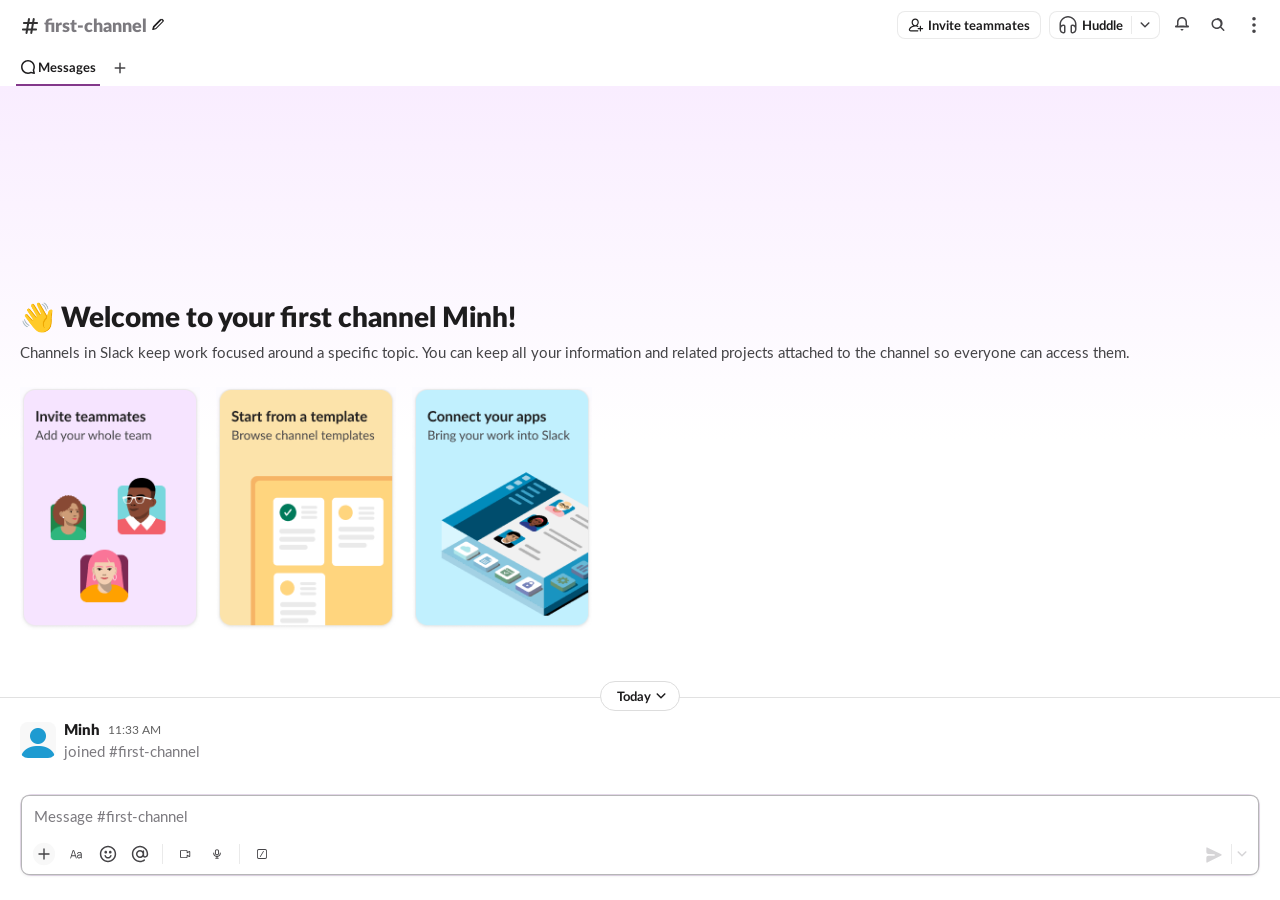
<file: components/channel-view.html>
<!DOCTYPE html>
<html lang="en">
<head>
  <meta charset="UTF-8">
  <meta name="viewport" content="width=device-width, initial-scale=1.0">
  <title>Channel View Component</title>
  <link rel="stylesheet" href="../fonts.css">
  <style>
    :root {
      --sk-font: 'Lato', -apple-system, BlinkMacSystemFont, 'Segoe UI', Roboto, 'Helvetica Neue', Arial, 'Noto Sans', sans-serif;
      --sk-primary-text: #1D1C1D;
      --sk-white: #FFFFFF;
      --sk-content-secondary: #454447;
      --sk-content-tertiary: #7C7A7F;
      --sk-border-subtle: rgba(94, 93, 96, 0.13);
      --sk-border-medium: rgba(94, 93, 96, 0.45);
      --sk-surface-hover: #F5F5F5;
      --sk-theme-base-primary: #F9EDFF;
      --sk-theme-inverse-secondary: #83388A;
      --sk-base-tertiary: #EAEAEA;
      --sk-radius-sm: 4px;
      --sk-radius-md: 8px;
      --sk-radius-circle: 50%;
      --sk-duration-fast: 0.125s;
      --sk-ease-productive: cubic-bezier(0.165, 0.84, 0.44, 1);
    }

    *, *::before, *::after {
      box-sizing: border-box;
      margin: 0;
      padding: 0;
    }

    html, body {
      margin: 0;
      height: 100%;
      background: #FFFFFF;
      overflow: hidden;
      font-family: var(--sk-font);
      color: var(--sk-primary-text);
      -webkit-font-smoothing: antialiased;
      font-size: 15px;
      line-height: 1.4;
    }

    /* === Layout === */
    .channel-view {
      display: flex;
      flex-direction: column;
      height: 100%;
      overflow: hidden;
    }

    /* === Channel Title Bar === */
    .channel-title-bar {
      display: flex;
      align-items: center;
      gap: 8px;
      padding: 0 12px;
      height: 50px;
      flex-shrink: 0;
    }

    .channel-title-left {
      display: flex;
      align-items: center;
      gap: 4px;
      flex: 1;
      min-width: 0;
    }

    .channel-title-name-wrap {
      display: flex;
      align-items: center;
      height: 32px;
      padding: 0 4px;
      border-radius: 8px;
    }

    .channel-title-decoration {
      display: flex;
      align-items: center;
      padding: 4px;
    }

    .channel-title-name {
      font-size: 18px;
      font-weight: 900;
      color: var(--sk-content-tertiary);
      line-height: 27px;
    }

    .channel-title-edit {
      display: flex;
      align-items: center;
      justify-content: center;
      padding: 2.857px;
      border-radius: 8px;
      background: white;
    }

    .channel-title-right {
      display: flex;
      align-items: center;
      gap: 8px;
    }

    /* Huddle button group */
    .channel-btn-group {
      display: flex;
      align-items: center;
      border: 1px solid var(--sk-border-subtle);
      border-radius: 8px;
      overflow: hidden;
      height: 28px;
      background: white;
    }

    .channel-btn-huddle {
      display: flex;
      align-items: center;
      gap: 4px;
      height: 100%;
      padding: 0 8px;
      border: none;
      background: none;
      cursor: pointer;
      font-family: var(--sk-font);
    }

    .channel-btn-huddle svg {
      width: 20px;
      height: 20px;
      flex-shrink: 0;
    }

    .channel-btn-huddle-caret {
      display: flex;
      align-items: center;
      justify-content: center;
      height: 100%;
      padding: 0 4px;
      border: none;
      background: none;
      cursor: pointer;
      position: relative;
    }

    .channel-btn-huddle-caret::before {
      content: '';
      position: absolute;
      left: 0;
      top: 4px;
      bottom: 4px;
      width: 1px;
      background: var(--sk-border-subtle);
    }

    /* Invite teammates button */
    .channel-btn-invite {
      display: flex;
      align-items: center;
      gap: 4px;
      height: 28px;
      padding: 0 10px;
      border: 1px solid var(--sk-border-subtle);
      border-radius: 8px;
      background: white;
      cursor: pointer;
      font-family: var(--sk-font);
      font-size: 13px;
      font-weight: 700;
      color: var(--sk-primary-text);
    }

    .channel-btn-invite svg {
      width: 16px;
      height: 16px;
      flex-shrink: 0;
    }

    /* Icon buttons (bell, search, kebab) */
    .channel-btn-icon {
      display: flex;
      align-items: center;
      justify-content: center;
      width: 28px;
      height: 28px;
      border-radius: 8px;
      background: none;
      border: none;
      cursor: pointer;
    }

    .channel-btn-icon:hover {
      background: var(--sk-surface-hover);
    }

    /* === Channel Tabs === */
    .channel-tabs {
      display: flex;
      align-items: center;
      padding: 0 16px;
      height: 36px;
      flex-shrink: 0;
    }

    .channel-tabs-inner {
      display: flex;
      align-items: center;
      gap: 12px;
      height: 100%;
    }

    .channel-tab {
      display: flex;
      align-items: center;
      gap: 2px;
      padding: 11px 4px;
      height: 100%;
      font-size: 13px;
      font-weight: 700;
      color: var(--sk-primary-text);
      cursor: pointer;
      border-bottom: 2px solid transparent;
      border-radius: 4px 4px 0 0;
    }

    .channel-tab.active {
      border-bottom-color: var(--sk-theme-inverse-secondary);
    }

    .channel-tab-add {
      display: flex;
      align-items: center;
      justify-content: center;
      cursor: pointer;
    }

    /* === Conversation Area === */
    .channel-conversation {
      flex: 1;
      overflow-y: auto;
      display: flex;
      flex-direction: column;
      justify-content: flex-end;
      min-height: 0;
    }

    .channel-conversation-top {
      background: linear-gradient(180deg, #f9edff 0%, #ffffff 60%);
      padding: 32px 20px;
      display: flex;
      flex-direction: column;
      gap: 8px;
      justify-content: flex-end;
      flex: 1;
      min-height: 0;
    }

    .channel-intro-title {
      font-size: 28px;
      font-weight: 900;
      color: var(--sk-primary-text);
      line-height: 34px;
    }

    .channel-intro-desc {
      font-size: 15px;
      font-weight: 400;
      color: var(--sk-content-secondary);
      line-height: 22px;
    }

    /* === Action Cards === */
    .channel-action-cards {
      display: flex;
      gap: 16px;
      padding: 16px 0;
    }

    .channel-action-card {
      width: 180px;
      min-width: 180px;
      max-width: 180px;
      flex-shrink: 0;
      cursor: pointer;
      transition: transform 0.15s var(--sk-ease-productive);
    }

    .channel-action-card:hover {
      transform: translateY(-4px);
    }

    .channel-action-card:active {
      transform: translateY(-1px);
    }

    /* Intro animation (Design B): cards fade + rise in, staggered */
    .channel-view.intro .channel-intro-title,
    .channel-view.intro .channel-intro-desc,
    .channel-view.intro .channel-action-card {
      opacity: 0;
      transform: translateY(10px);
    }
    .channel-view.intro.play .channel-intro-title,
    .channel-view.intro.play .channel-intro-desc,
    .channel-view.intro.play .channel-action-card {
      opacity: 1;
      transform: translateY(0);
      transition: opacity 0.5s ease, transform 0.5s ease;
    }
    .channel-view.intro.play .channel-intro-desc { transition-delay: 0.08s; }
    .channel-view.intro.play .channel-action-card:nth-child(1) { transition-delay: 0.18s; }
    .channel-view.intro.play .channel-action-card:nth-child(2) { transition-delay: 0.28s; }
    .channel-view.intro.play .channel-action-card:nth-child(3) { transition-delay: 0.38s; }
    /* Cards keep their hover lift after the intro settles. */
    .channel-view.intro.play .channel-action-card:hover { transform: translateY(-4px); }

    .channel-action-card img {
      width: 100%;
      height: auto;
      display: block;
    }

    /* === Timeline Divider === */
    .channel-timeline {
      height: 36px;
      position: relative;
      display: flex;
      align-items: center;
      justify-content: center;
      flex-shrink: 0;
      overflow: hidden;
    }

    .channel-timeline-line {
      position: absolute;
      left: 0;
      right: 0;
      top: calc(50% + 0.5px);
      height: 1px;
      background: rgba(29, 28, 29, 0.13);
    }

    .channel-timeline-pill {
      position: relative;
      display: flex;
      align-items: center;
      padding: 4px 8px 4px 16px;
      font-size: 13px;
      font-weight: 700;
      color: var(--sk-primary-text);
      line-height: 18px;
      background: white;
      border: 1px solid #ddd;
      border-radius: 32px;
    }

    .channel-timeline-pill svg {
      width: 20px;
      height: 20px;
    }

    /* === Message === */
    .channel-message {
      display: flex;
      gap: 8px;
      padding: 8px 20px;
      background: white;
      flex-shrink: 0;
    }

    .channel-message-avatar {
      width: 36px;
      height: 36px;
      border-radius: 4px;
      flex-shrink: 0;
      overflow: hidden;
    }

    .channel-message-avatar img {
      width: 100%;
      height: 100%;
      object-fit: cover;
      border-radius: 8px;
    }

    .channel-message-content {
      display: flex;
      flex-direction: column;
      flex: 1;
      min-width: 0;
    }

    .channel-message-header {
      display: flex;
      align-items: flex-end;
      gap: 8px;
      height: 18px;
    }

    .channel-message-name {
      font-size: 15px;
      font-weight: 900;
      color: var(--sk-primary-text);
      line-height: 22px;
    }

    .channel-message-time {
      font-size: 12px;
      font-weight: 400;
      color: rgba(29, 28, 29, 0.7);
      line-height: 18px;
      padding-top: 3px;
      padding-bottom: 1px;
    }

    .channel-message-text {
      font-size: 15px;
      font-weight: 400;
      color: var(--sk-content-tertiary);
      line-height: 22px;
    }

    /* === Composer === */
    .channel-composer {
      padding: 24px 20px 24px;
      flex-shrink: 0;
    }

    .channel-composer-wrapper {
      background: #f9edff;
      border: 1px solid var(--sk-border-subtle);
      border-radius: 12px;
    }

    .channel-composer-inner {
      border: 1px solid var(--sk-border-medium);
      border-radius: 8px;
      background: var(--sk-white);
      overflow: hidden;
      box-shadow: 0px 1px 3px 0px rgba(0, 0, 0, 0.08);
    }

    .channel-composer-input {
      padding: 9px 12px 7px 12px;
      font-size: 15px;
      line-height: 22px;
      color: var(--sk-primary-text);
      outline: none;
      cursor: text;
    }

    .channel-composer-input:empty::before {
      content: attr(data-placeholder);
      color: var(--sk-content-tertiary);
      pointer-events: none;
    }

    .channel-composer-actions {
      display: flex;
      align-items: center;
      height: 40px;
    }

    .composer-actions-left {
      display: flex;
      align-items: center;
      gap: 4px;
      padding: 4px 4px 4px 8px;
      height: 40px;
    }

    .composer-action-btn {
      width: 28px;
      height: 28px;
      display: flex;
      align-items: center;
      justify-content: center;
      border: none;
      background: none;
      border-radius: var(--sk-radius-sm);
      cursor: pointer;
      padding: 1px;
    }

    .composer-action-btn:hover { background: var(--sk-surface-hover); }

    .composer-action-btn-plus {
      border-radius: 24px;
    }

    .composer-divider {
      width: 9px;
      height: 20px;
      display: flex;
      align-items: center;
      justify-content: center;
      flex-shrink: 0;
    }

    .composer-divider-line {
      width: 1px;
      height: 20px;
      background: var(--sk-border-subtle);
    }

    .composer-actions-right {
      display: flex;
      align-items: center;
      justify-content: flex-end;
      flex: 1;
      padding: 6px;
    }

    .composer-send-group {
      display: flex;
      align-items: center;
      height: 28px;
      border-radius: var(--sk-radius-sm);
      background: var(--sk-white);
      overflow: hidden;
      transition: background 0.15s ease;
    }

    .composer-send-group.active {
      background: #007A5A;
    }

    .composer-send-group.active .composer-send-btn svg path,
    .composer-send-group.active .composer-send-caret svg path {
      fill: #FFFFFF;
      opacity: 1;
    }

    .composer-send-group.active .composer-send-divider-line {
      background: rgba(255, 255, 255, 0.3);
    }

    .composer-send-btn {
      display: flex;
      align-items: center;
      justify-content: center;
      height: 28px;
      border: none;
      background: none;
      cursor: pointer;
      padding: 0 8px;
    }

    .composer-send-divider {
      display: flex;
      align-items: center;
      height: 20px;
    }

    .composer-send-divider-line {
      width: 1px;
      height: 20px;
      background: var(--sk-border-subtle);
    }

    .composer-send-caret {
      display: flex;
      align-items: center;
      justify-content: center;
      width: 20px;
      height: 28px;
      border: none;
      background: none;
      cursor: pointer;
    }

    /* Scrollbar styling */
    .channel-conversation::-webkit-scrollbar { width: 6px; }
    .channel-conversation::-webkit-scrollbar-track { background: transparent; }
    .channel-conversation::-webkit-scrollbar-thumb { background: rgba(0,0,0,0.15); border-radius: 3px; }
  </style>
</head>
<body>
  <div class="channel-view">
    <!-- Channel Title Bar -->
    <div class="channel-title-bar">
      <div class="channel-title-left">
        <div class="channel-title-name-wrap">
          <div class="channel-title-decoration">
            <svg width="20" height="20" viewBox="0 0 20 20" fill="none" style="opacity:0.9"><path fill-rule="evenodd" clip-rule="evenodd" d="M12.7656 3.82433C12.8628 3.28074 13.3822 2.91867 13.9258 3.01573C14.4694 3.11281 14.8314 3.63226 14.7344 4.17589L14.2305 7.00011H17C17.5522 7.00011 17.9999 7.4479 18 8.00011C18 8.55239 17.5523 9.00011 17 9.00011H13.873L13.0693 13.5001H16C16.5522 13.5001 16.9999 13.9479 17 14.5001C17 15.0524 16.5523 15.5001 16 15.5001H12.7119L12.2344 18.1759C12.1373 18.7196 11.6179 19.0816 11.0742 18.9845C10.5306 18.8874 10.1685 18.368 10.2656 17.8243L10.6807 15.5001H7.96191L7.48438 18.1759C7.38729 18.7196 6.8679 19.0816 6.32422 18.9845C5.78055 18.8874 5.41854 18.368 5.51562 17.8243L5.93066 15.5001H3C2.44772 15.5001 2 15.0524 2 14.5001C2.00009 13.9479 2.44777 13.5001 3 13.5001H6.28809L7.0918 9.00011H4C3.44772 9.00011 3 8.55239 3 8.00011C3.00009 7.4479 3.44777 7.00011 4 7.00011H7.44824L8.01562 3.82433C8.11278 3.28074 8.63216 2.91867 9.17578 3.01573C9.71941 3.11281 10.0814 3.63226 9.98438 4.17589L9.48047 7.00011H12.1982L12.7656 3.82433ZM8.31934 13.5001H11.0381L11.8418 9.00011H9.12305L8.31934 13.5001Z" fill="#1D1C1D"/></svg>
          </div>
          <span class="channel-title-name">first-channel</span>
          <div class="channel-title-edit">
            <svg width="14.286" height="14.286" viewBox="0 0 15 15" fill="none"><path fill-rule="evenodd" clip-rule="evenodd" d="M11.498 1.452a1.545 1.545 0 0 1 2.185 0l.365.365a1.545 1.545 0 0 1 0 2.185l-7.5 7.5a1.5 1.5 0 0 1-.707.396l-2.5.625a.75.75 0 0 1-.913-.913l.625-2.5a1.5 1.5 0 0 1 .396-.707l7.5-7.5zm1.124 1.06l-.365-.365a.045.045 0 0 0-.063 0l-7.5 7.5a.01.01 0 0 0-.003.005l-.375 1.5 1.5-.375a.01.01 0 0 0 .005-.003l7.5-7.5a.045.045 0 0 0 0-.063l-.365-.365z" fill="#1D1C1D"/></svg>
          </div>
        </div>
      </div>
      <div class="channel-title-right">
        <!-- Invite teammates button -->
        <button class="channel-btn-invite">
          <svg width="16" height="16" viewBox="0 0 16 16" fill="none"><path fill-rule="evenodd" clip-rule="evenodd" d="M4.8 5.338C4.8 4.505 5.081 3.879 5.499 3.462C5.918 3.044 6.511 2.8 7.2 2.8C7.888 2.8 8.481 3.044 8.901 3.462C9.318 3.879 9.6 4.505 9.6 5.338C9.596 6.124 9.296 6.88 8.76 7.455C8.257 7.997 7.656 8.266 7.2 8.266C6.744 8.266 6.143 7.997 5.64 7.456C5.103 6.881 4.803 6.125 4.8 5.338ZM7.2 1.6C6.222 1.6 5.315 1.95 4.651 2.613C3.984 3.28 3.6 4.221 3.6 5.338C3.602 5.971 3.742 6.595 4.012 7.168C4.282 7.74 4.674 8.246 5.161 8.65C4.645 8.775 4.143 8.952 3.662 9.176C2.491 9.731 1.413 10.639 0.904 12.022C0.664 12.671 0.85 13.294 1.242 13.728C1.622 14.148 2.197 14.4 2.8 14.4H9.8C9.959 14.4 10.111 14.336 10.224 14.224C10.336 14.111 10.4 13.959 10.4 13.8C10.4 13.641 10.336 13.488 10.224 13.375C10.111 13.263 9.959 13.2 9.8 13.2H2.8C2.52 13.2 2.274 13.08 2.133 12.923C2.002 12.779 1.963 12.617 2.029 12.437C2.4 11.432 3.197 10.725 4.176 10.261C5.159 9.796 6.282 9.6 7.2 9.6C7.925 9.6 8.785 9.723 9.603 10.008C9.752 10.056 9.915 10.045 10.055 9.975C10.196 9.905 10.304 9.783 10.356 9.635C10.407 9.487 10.399 9.324 10.332 9.182C10.265 9.04 10.145 8.93 9.998 8.875C9.746 8.787 9.493 8.712 9.238 8.651C9.38 8.533 9.514 8.406 9.64 8.271C10.382 7.474 10.797 6.427 10.8 5.338C10.8 4.221 10.415 3.279 9.749 2.613C9.085 1.95 8.178 1.6 7.2 1.6ZM12.4 8.8C12.559 8.8 12.711 8.863 12.824 8.975C12.936 9.088 13 9.24 13 9.4V11H14.6C14.759 11 14.911 11.063 15.024 11.175C15.136 11.288 15.2 11.44 15.2 11.6C15.2 11.759 15.136 11.911 15.024 12.024C14.911 12.136 14.759 12.2 14.6 12.2H13V13.8C13 13.959 12.936 14.111 12.824 14.224C12.711 14.336 12.559 14.4 12.4 14.4C12.241 14.4 12.088 14.336 11.976 14.224C11.863 14.111 11.8 13.959 11.8 13.8V12.2H10.2C10.041 12.2 9.888 12.136 9.775 12.024C9.663 11.911 9.6 11.759 9.6 11.6C9.6 11.44 9.663 11.288 9.775 11.175C9.888 11.063 10.041 11 10.2 11H11.8V9.4C11.8 9.24 11.863 9.088 11.976 8.975C12.088 8.863 12.241 8.8 12.4 8.8Z" fill="currentColor"/></svg>
          Invite teammates
        </button>
        <!-- Huddle button -->
        <div class="channel-btn-group">
          <button class="channel-btn-huddle">
            <svg width="20" height="20" viewBox="0 0 20 20" fill="none"><path fill-rule="evenodd" clip-rule="evenodd" d="M5.094 4.571C3.785 5.825 3 7.444 3 8.966V10.337C3.62562 9.79764 4.42398 9.50065 5.25 9.5H5.75C6.814 9.5 7.5 10.457 7.5 11.404V16.596C7.5 17.543 6.814 18.5 5.75 18.5H5.25C3.082 18.5 1.5 16.51 1.5 14.289V13.711C1.5 13.641 1.50167 13.5707 1.505 13.5H1.5V8.966C1.5 6.946 2.524 4.956 4.056 3.488C5.595 2.014 7.711 1 10 1C12.289 1 14.405 2.014 15.944 3.488C17.476 4.956 18.5 6.945 18.5 8.966V13.5H18.495C18.4983 13.57 18.5 13.6403 18.5 13.711V14.289C18.5 16.51 16.918 18.5 14.75 18.5H14.25C13.186 18.5 12.5 17.543 12.5 16.596V11.404C12.5 10.457 13.186 9.5 14.25 9.5H14.75C15.614 9.5 16.385 9.816 17 10.337V8.966C17 7.444 16.215 5.825 14.906 4.571C13.602 3.322 11.844 2.5 10 2.5C8.156 2.5 6.398 3.322 5.094 4.571ZM14.11 11.079C14.0361 11.171 13.9972 11.2861 14 11.404V16.596C14 16.741 14.05 16.853 14.11 16.921C14.167 16.987 14.219 17 14.25 17H14.75C15.896 17 17 15.89 17 14.289V13.711C17 12.11 15.896 11 14.75 11H14.25C14.219 11 14.167 11.012 14.11 11.079ZM3 13.711C3 12.11 4.105 11 5.25 11H5.75C5.781 11 5.833 11.013 5.89 11.08C5.95 11.147 6 11.26 6 11.404V16.596C6.00281 16.7139 5.96385 16.829 5.89 16.921C5.833 16.987 5.781 17 5.75 17H5.25C4.105 17 3 15.89 3 14.289V13.711Z" fill="#454447"/></svg>
            <span style="font-size: 13px; font-weight: 700; color: #1D1C1D;">Huddle</span>
          </button>
          <button class="channel-btn-huddle-caret">
            <svg width="20" height="20" viewBox="0 0 20 20" fill="none"><path fill-rule="evenodd" clip-rule="evenodd" d="M5.71934 7.47021C5.85997 7.32966 6.05059 7.25076 6.24934 7.25076C6.44809 7.25076 6.63871 7.32966 6.77934 7.47021L9.99934 10.6902L13.2193 7.47021C13.288 7.39646 13.3708 7.33741 13.4628 7.29641C13.5548 7.25541 13.6541 7.23326 13.7548 7.23156C13.8555 7.22976 13.9555 7.24826 14.0489 7.28601C14.1423 7.32381 14.2272 7.37991 14.2984 7.45111C14.3696 7.52231 14.4257 7.60721 14.4635 7.70061C14.5012 7.79391 14.5197 7.89401 14.5179 7.99471C14.5162 8.09541 14.4941 8.19471 14.4531 8.28671C14.4121 8.37871 14.353 8.46151 14.2793 8.53021L10.5293 12.2802C10.3887 12.4206 10.1981 12.4995 9.99934 12.4995C9.80059 12.4995 9.60997 12.4206 9.46934 12.2802L5.71934 8.53021C5.57889 8.38951 5.5 8.19891 5.5 8.00021C5.5 7.80141 5.57889 7.61081 5.71934 7.47021Z" fill="#454447"/></svg>
          </button>
        </div>
        <!-- Notification bell -->
        <button class="channel-btn-icon">
          <svg width="20" height="20" viewBox="0 0 20 20" fill="none"><path fill-rule="evenodd" clip-rule="evenodd" d="M10 2C7.23858 2 5 4.23858 5 7V9.5C5 10.0523 4.55228 10.5 4 10.5C3.44772 10.5 3 10.9477 3 11.5C3 12.0523 3.44772 12.5 4 12.5H16C16.5523 12.5 17 12.0523 17 11.5C17 10.9477 16.5523 10.5 16 10.5C15.4477 10.5 15 10.0523 15 9.5V7C15 4.23858 12.7614 2 10 2ZM6.5 7C6.5 5.067 8.067 3.5 10 3.5C11.933 3.5 13.5 5.067 13.5 7V9.5C13.5 9.84 13.54 10.17 13.616 10.487C13.654 10.646 13.6 10.812 13.473 10.914C13.346 11.016 13.172 11.035 13.027 10.962C12.86 10.877 12.5 10.5 12.5 10.5H7.5C7.5 10.5 7.14 10.877 6.973 10.962C6.828 11.035 6.654 11.016 6.527 10.914C6.4 10.812 6.346 10.646 6.384 10.487C6.46 10.17 6.5 9.84 6.5 9.5V7ZM8.5 14C8.5 14.8284 9.17157 15.5 10 15.5C10.8284 15.5 11.5 14.8284 11.5 14H8.5Z" fill="#454447"/></svg>
        </button>
        <!-- Search -->
        <button class="channel-btn-icon">
          <svg width="20" height="20" viewBox="0 0 20 20" fill="none"><path fill-rule="evenodd" clip-rule="evenodd" d="M8.75 3.5C5.85051 3.5 3.5 5.85051 3.5 8.75C3.5 11.6495 5.85051 14 8.75 14C10.0851 14 11.3058 13.5217 12.2603 12.7283L15.2197 15.6877C15.5126 15.9806 15.9874 15.9806 16.2803 15.6877C16.5732 15.3948 16.5732 14.9199 16.2803 14.627L13.3283 11.6603C14.1217 10.7058 14.6 9.48506 14.6 8.15C14.6 5.25051 12.2495 2.9 9.35 2.9C9.35 2.9 9.05 3.5 8.75 3.5ZM5 8.75C5 6.679 6.679 5 8.75 5C10.821 5 12.5 6.679 12.5 8.75C12.5 10.821 10.821 12.5 8.75 12.5C6.679 12.5 5 10.821 5 8.75Z" fill="#454447"/></svg>
        </button>
        <!-- Kebab menu -->
        <button class="channel-btn-icon">
          <svg width="20" height="20" viewBox="0 0 20 20" fill="none"><path d="M10 14.5C10.9665 14.5 11.75 15.2835 11.75 16.25C11.75 17.2165 10.9665 18 10 18C9.0335 18 8.25 17.2165 8.25 16.25C8.25 15.2835 9.0335 14.5 10 14.5ZM10 8.25C10.9665 8.25 11.75 9.0335 11.75 10C11.75 10.9665 10.9665 11.75 10 11.75C9.0335 11.75 8.25 10.9665 8.25 10C8.25 9.0335 9.0335 8.25 10 8.25ZM10 2C10.9665 2 11.75 2.7835 11.75 3.75C11.75 4.7165 10.9665 5.5 10 5.5C9.0335 5.5 8.25 4.7165 8.25 3.75C8.25 2.7835 9.0335 2 10 2Z" fill="#454447"/></svg>
        </button>
      </div>
    </div>

    <!-- Channel Tabs -->
    <div class="channel-tabs">
      <div class="channel-tabs-inner">
        <div class="channel-tab active">
          <svg width="16" height="16" viewBox="0 0 16 16" fill="none"><path fill-rule="evenodd" clip-rule="evenodd" d="M8.00098 1.0498C11.8392 1.04991 14.9511 4.16178 14.9512 8C14.9511 9.11314 14.6853 10.1654 14.2188 11.0996L14.9297 14.0225C14.9916 14.2768 14.9165 14.5454 14.7314 14.7305C14.5464 14.9156 14.2778 14.9906 14.0234 14.9287L11.1006 14.2178C10.1664 14.6843 9.11412 14.9502 8.00098 14.9502C4.16275 14.9501 1.05089 11.8382 1.05078 8C1.05089 4.16178 4.16275 1.04991 8.00098 1.0498ZM8.00098 2.5498C4.99118 2.54991 2.55089 4.9902 2.55078 8C2.55089 11.0098 4.99118 13.4501 8.00098 13.4502C8.96126 13.4502 9.86159 13.202 10.6436 12.7676L10.7715 12.7109C10.9039 12.667 11.0472 12.661 11.1846 12.6943L13.1797 13.1787L12.6953 11.1836C12.6509 11.0005 12.6771 10.8073 12.7686 10.6426C13.203 9.86062 13.4511 8.96028 13.4512 8C13.4511 4.9902 11.0108 2.54991 8.00098 2.5498Z" fill="#1D1C1D"/></svg>
          <span>Messages</span>
        </div>
        <div class="channel-tab-add">
          <svg width="16" height="16" viewBox="0 0 16 16" fill="none"><path d="M8 2.5C8.41421 2.5 8.75 2.83579 8.75 3.25V7.25H12.75C13.1642 7.25 13.5 7.58579 13.5 8C13.5 8.41421 13.1642 8.75 12.75 8.75H8.75V12.75C8.75 13.1642 8.41421 13.5 8 13.5C7.58579 13.5 7.25 13.1642 7.25 12.75V8.75H3.25C2.83579 8.75 2.5 8.41421 2.5 8C2.5 7.58579 2.83579 7.25 3.25 7.25H7.25V3.25C7.25 2.83579 7.58579 2.5 8 2.5Z" fill="#454447"/></svg>
        </div>
      </div>
    </div>

    <!-- Channel Conversation Area -->
    <div class="channel-conversation">
      <div class="channel-conversation-top">
        <h2 class="channel-intro-title">&#x1F44B; Welcome to your first channel Minh!</h2>
        <p class="channel-intro-desc">Channels in Slack keep work focused around a specific topic. You can keep all your information and related projects attached to the channel so everyone can access them.</p>

        <div class="channel-action-cards">
          <div class="channel-action-card">
            <img src="assets/card-invite.png" alt="Invite teammates" />
          </div>
          <div class="channel-action-card">
            <img src="assets/card-template.png" alt="Start from a template" />
          </div>
          <div class="channel-action-card">
            <img src="assets/card-apps.png" alt="Connect your apps" />
          </div>
        </div>
      </div>

      <!-- Timeline Divider -->
      <div class="channel-timeline">
        <div class="channel-timeline-line"></div>
        <div class="channel-timeline-pill">
          <span>Today</span>
          <svg width="20" height="20" viewBox="0 0 20 20" fill="none"><path fill-rule="evenodd" clip-rule="evenodd" d="M5.71934 7.47021C5.85997 7.32966 6.05059 7.25076 6.24934 7.25076C6.44809 7.25076 6.63871 7.32966 6.77934 7.47021L9.99934 10.6902L13.2193 7.47021C13.288 7.39646 13.3708 7.33741 13.4628 7.29641C13.5548 7.25541 13.6541 7.23326 13.7548 7.23156C13.8555 7.22976 13.9555 7.24826 14.0489 7.28601C14.1423 7.32381 14.2272 7.37991 14.2984 7.45111C14.3696 7.52231 14.4257 7.60721 14.4635 7.70061C14.5012 7.79391 14.5197 7.89401 14.5179 7.99471C14.5162 8.09541 14.4941 8.19471 14.4531 8.28671C14.4121 8.37871 14.353 8.46151 14.2793 8.53021L10.5293 12.2802C10.3887 12.4206 10.1981 12.4995 9.99934 12.4995C9.80059 12.4995 9.60997 12.4206 9.46934 12.2802L5.71934 8.53021C5.57889 8.38951 5.5 8.19891 5.5 8.00021C5.5 7.80141 5.57889 7.61081 5.71934 7.47021Z" fill="#1D1C1D"/></svg>
        </div>
      </div>

      <!-- Message -->
      <div class="channel-message">
        <div class="channel-message-avatar">
          <img src="../images/profile.png" alt="Minh" />
        </div>
        <div class="channel-message-content">
          <div class="channel-message-header">
            <span class="channel-message-name">Minh</span>
            <span class="channel-message-time">11:33 AM</span>
          </div>
          <div class="channel-message-text">joined #first-channel</div>
        </div>
      </div>
    </div>

    <!-- Channel Composer -->
    <div class="channel-composer">
      <div class="channel-composer-wrapper">
        <div class="channel-composer-inner">
          <div class="channel-composer-input" contenteditable="true" data-placeholder="Message #first-channel"></div>
          <div class="channel-composer-actions">
            <div class="composer-actions-left">
              <!-- Plus/Attach -->
              <button class="composer-action-btn composer-action-btn-plus">
                <svg width="28" height="28" viewBox="0 0 28 28" fill="none"><circle cx="14" cy="14" r="12" fill="#F8F8F8"/><path d="M14 7.85C14.414 7.85 14.75 8.186 14.75 8.6V13.25H19.4C19.814 13.25 20.15 13.586 20.15 14C20.15 14.414 19.814 14.75 19.4 14.75H14.75V19.4C14.75 19.814 14.414 20.15 14 20.15C13.586 20.15 13.25 19.814 13.25 19.4V14.75H8.6C8.186 14.75 7.85 14.414 7.85 14C7.85 13.586 8.186 13.25 8.6 13.25H13.25V8.6C13.25 8.186 13.586 7.85 14 7.85Z" fill="#454447"/></svg>
              </button>
              <!-- Formatting (Aa) -->
              <button class="composer-action-btn">
                <svg width="18" height="18" viewBox="0 0 28 28" fill="none"><path fill-rule="evenodd" clip-rule="evenodd" d="M17.8922 11.0424C18.7707 10.7188 19.7311 10.6929 20.6256 10.9691C22.0374 11.4052 23.0006 12.7104 23.0006 14.1879V20.3002C23.0006 20.6729 22.6985 20.9749 22.3258 20.975C21.9531 20.975 21.651 20.673 21.651 20.3002V19.6264C20.8871 20.1994 20.0157 20.6172 19.0885 20.849C18.024 21.1152 16.9003 20.7096 16.2536 19.8207C14.7644 17.773 16.2274 14.9008 18.7594 14.9008H21.651V14.1879C21.651 13.3025 21.0732 12.5205 20.2272 12.2592C19.6158 12.0704 18.9595 12.0878 18.359 12.309L18.1403 12.3891C17.5703 12.5991 17.1264 13.057 16.9342 13.6332L16.8913 13.7641C16.7733 14.1176 16.3904 14.3086 16.0368 14.1908C15.6835 14.0729 15.4925 13.6907 15.61 13.3373L15.654 13.2064C15.9758 12.2412 16.7187 11.4742 17.6735 11.1225L17.8922 11.0424ZM8.68033 8.57656C9.07518 7.33004 10.8341 7.31662 11.2477 8.55703L15.0905 20.0863C15.2084 20.44 15.0174 20.8229 14.6637 20.9408C14.3103 21.0584 13.9282 20.8673 13.8102 20.5141L12.7643 17.3754H7.30924L6.31901 20.5043C6.20633 20.8595 5.82664 21.0563 5.47135 20.9437C5.1162 20.8311 4.91943 20.4514 5.0319 20.0961L8.68033 8.57656ZM18.7594 16.2504C17.3308 16.2504 16.5051 17.8713 17.3454 19.0268C17.6672 19.469 18.2289 19.6726 18.7614 19.5394C19.5722 19.3367 20.3319 18.9606 20.984 18.4389L21.651 17.9047V16.2504H18.7594ZM7.73697 16.0258H12.3141L9.96647 8.98378L7.73697 16.0258Z" fill="#454447"/></svg>
              </button>
              <!-- Emoji -->
              <button class="composer-action-btn">
                <svg width="18" height="18" viewBox="0 0 18 18" fill="none"><path d="M9 0.825C13.515 0.825 17.175 4.485 17.175 9C17.175 13.515 13.515 17.175 9 17.175C4.485 17.175 0.825 13.515 0.825 9C0.825 4.485 4.485 0.825 9 0.825ZM9 2.325C5.314 2.325 2.325 5.314 2.325 9C2.325 12.686 5.314 15.675 9 15.675C12.686 15.675 15.675 12.686 15.675 9C15.675 5.314 12.686 2.325 9 2.325ZM11.124 10.565C11.254 10.172 11.678 9.958 12.071 10.087C12.465 10.216 12.679 10.641 12.55 11.034C11.992 12.729 10.492 13.575 9.024 13.575C7.557 13.575 6.057 12.729 5.499 11.034C5.37 10.641 5.584 10.216 5.978 10.087C6.371 9.958 6.795 10.172 6.925 10.565C7.256 11.571 8.123 12.075 9.024 12.075C9.926 12.075 10.793 11.571 11.124 10.565ZM6.75 5.85C7.496 5.85 8.1 6.455 8.1 7.2C8.1 7.946 7.496 8.55 6.75 8.55C6.004 8.55 5.4 7.946 5.4 7.2C5.4 6.455 6.004 5.85 6.75 5.85ZM11.25 5.85C11.996 5.85 12.6 6.455 12.6 7.2C12.6 7.946 11.996 8.55 11.25 8.55C10.504 8.55 9.9 7.946 9.9 7.2C9.9 6.455 10.504 5.85 11.25 5.85Z" fill="#454447"/></svg>
              </button>
              <!-- Mentions -->
              <button class="composer-action-btn">
                <svg width="18" height="18" viewBox="0 0 18 18" fill="none"><path d="M9 0.825C13.515 0.825 17.175 4.485 17.175 9V9.58C17.175 11.289 15.789 12.675 14.08 12.675C13.251 12.675 12.52 12.262 12.075 11.633C11.333 12.5 10.231 13.05 9 13.05C6.763 13.05 4.95 11.237 4.95 9C4.95 6.763 6.763 4.95 9 4.95C10.009 4.95 10.931 5.32 11.64 5.93C11.707 5.585 12.011 5.325 12.375 5.325C12.789 5.325 13.125 5.661 13.125 6.075V10.22C13.125 10.747 13.553 11.175 14.08 11.175C14.961 11.175 15.675 10.461 15.675 9.58V9C15.675 5.314 12.686 2.325 9 2.325C5.314 2.325 2.325 5.314 2.325 9C2.325 12.686 5.314 15.675 9 15.675C10.433 15.675 11.758 15.224 12.845 14.457C13.183 14.218 13.652 14.299 13.891 14.638C14.129 14.976 14.048 15.444 13.71 15.683C12.379 16.623 10.753 17.175 9 17.175C4.485 17.175 0.825 13.515 0.825 9C0.825 4.485 4.485 0.825 9 0.825ZM9 6.45C7.592 6.45 6.45 7.592 6.45 9C6.45 10.408 7.592 11.55 9 11.55C10.408 11.55 11.55 10.408 11.55 9C11.55 7.592 10.408 6.45 9 6.45Z" fill="#454447"/></svg>
              </button>
              <div class="composer-divider"><div class="composer-divider-line"></div></div>
              <!-- Video -->
              <button class="composer-action-btn">
                <svg width="18" height="18" viewBox="0 0 28 28" fill="none"><path d="M16.025 7.625C17.185 7.625 18.125 8.565 18.125 9.725V10.76L20.302 9.507L20.46 9.429C21.261 9.103 22.176 9.689 22.176 10.59V17.41C22.176 18.372 21.135 18.973 20.302 18.493L18.125 17.239V18.275C18.125 19.435 17.185 20.375 16.025 20.375H8.375C7.216 20.375 6.276 19.435 6.275 18.275V9.725C6.276 8.565 7.216 7.625 8.375 7.625H16.025ZM8.375 9.125C8.044 9.125 7.776 9.394 7.775 9.725V18.275C7.776 18.607 8.044 18.875 8.375 18.875H16.025C16.357 18.875 16.625 18.607 16.625 18.275V15.943C16.625 15.676 16.768 15.428 17 15.294C17.232 15.16 17.518 15.159 17.75 15.293L20.676 16.978V11.022L17.75 12.707C17.518 12.841 17.232 12.84 17 12.706C16.768 12.572 16.625 12.324 16.625 12.057V9.725C16.625 9.394 16.357 9.125 16.025 9.125H8.375Z" fill="#454447"/></svg>
              </button>
              <!-- Microphone -->
              <button class="composer-action-btn">
                <svg width="18" height="18" viewBox="0 0 28 28" fill="none"><path d="M19.175 11.675C19.589 11.675 19.925 12.011 19.925 12.425V12.649C19.925 15.668 17.668 18.158 14.75 18.526V19.775H16.025C16.439 19.776 16.775 20.111 16.775 20.525C16.775 20.939 16.439 21.275 16.025 21.275H11.976C11.562 21.275 11.226 20.939 11.226 20.525C11.226 20.111 11.561 19.775 11.976 19.775H13.25V18.526C10.332 18.158 8.075 15.668 8.075 12.649V12.425C8.075 12.011 8.411 11.675 8.825 11.675C9.239 11.675 9.575 12.011 9.575 12.425V12.649C9.575 15.093 11.556 17.075 14 17.075C16.444 17.075 18.425 15.093 18.425 12.649V12.425C18.425 12.011 18.761 11.675 19.175 11.675ZM14 6.725C15.781 6.725 17.225 8.169 17.226 9.949V12.649C17.226 14.43 15.781 15.875 14 15.875C12.219 15.875 10.775 14.43 10.775 12.649V9.949C10.776 8.169 12.219 6.725 14 6.725ZM14 8.225C13.048 8.225 12.276 8.997 12.275 9.949V12.649C12.275 13.602 13.048 14.375 14 14.375C14.953 14.375 15.726 13.602 15.726 12.649V9.949C15.725 8.997 14.952 8.225 14 8.225Z" fill="#454447"/></svg>
              </button>
              <div class="composer-divider"><div class="composer-divider-line"></div></div>
              <!-- Slash commands -->
              <button class="composer-action-btn">
                <svg width="18" height="18" viewBox="0 0 28 28" fill="none"><path d="M18.95 6.35C20.441 6.35 21.65 7.559 21.65 9.05V18.95C21.65 20.441 20.441 21.65 18.95 21.65H9.05L8.774 21.636C7.412 21.498 6.35 20.348 6.35 18.95V9.05C6.35 7.652 7.413 6.502 8.774 6.364L9.05 6.35H18.95ZM9.05 7.7C8.305 7.7 7.7 8.305 7.7 9.05V18.95C7.7 19.695 8.305 20.3 9.05 20.3H18.95C19.695 20.3 20.3 19.695 20.3 18.95V9.05C20.3 8.305 19.695 7.7 18.95 7.7H9.05ZM15.674 9.599C15.869 9.281 16.284 9.18 16.602 9.374C16.92 9.569 17.021 9.984 16.827 10.302L11.877 18.403C11.682 18.721 11.267 18.82 10.949 18.626C10.631 18.432 10.53 18.017 10.724 17.699L15.674 9.599Z" fill="#454447"/></svg>
              </button>
            </div>
            <div class="composer-actions-right">
              <div class="composer-send-group">
                <button class="composer-send-btn">
                  <svg width="18" height="18" viewBox="0 0 18 18" fill="none"><path opacity="0.3" fill-rule="evenodd" clip-rule="evenodd" d="M1.35 2.896C1.35 2.48 1.798 2.217 2.161 2.42L16.291 9.362C16.778 9.602 16.782 10.295 16.297 10.539L2.252 17.614L2.188 17.63C1.761 17.733 1.35 17.41 1.35 16.971V12.856C1.35 11.758 2.225 10.834 3.342 10.815L9.234 10.661C9.477 10.652 9.909 10.443 9.909 9.944C9.909 9.446 9.459 9.229 9.234 9.229L3.342 9.074C2.225 9.055 1.35 8.131 1.35 7.033V2.896Z" fill="#77757A"/></svg>
                </button>
                <div class="composer-send-divider"><div class="composer-send-divider-line"></div></div>
                <button class="composer-send-caret">
                  <svg width="20" height="20" viewBox="0 0 20 20" fill="none"><path opacity="0.3" fill-rule="evenodd" clip-rule="evenodd" d="M5.71934 7.47021C5.85997 7.32966 6.05059 7.25076 6.24934 7.25076C6.44809 7.25076 6.63871 7.32966 6.77934 7.47021L9.99934 10.6902L13.2193 7.47021C13.288 7.39646 13.3708 7.33741 13.4628 7.29641C13.5548 7.25541 13.6541 7.23326 13.7548 7.23156C13.8555 7.22976 13.9555 7.24826 14.0489 7.28601C14.1423 7.32381 14.2272 7.37991 14.2984 7.45111C14.3696 7.52231 14.4257 7.60721 14.4635 7.70061C14.5012 7.79391 14.5197 7.89401 14.5179 7.99471C14.5162 8.09541 14.4941 8.19471 14.4531 8.28671C14.4121 8.37871 14.353 8.46151 14.2793 8.53021L10.5293 12.2802C10.3887 12.4206 10.1981 12.4995 9.99934 12.4995C9.80059 12.4995 9.60997 12.4206 9.46934 12.2802L5.71934 8.53021C5.57889 8.38951 5.5 8.19891 5.5 8.00021C5.5 7.80141 5.57889 7.61081 5.71934 7.47021Z" fill="#77757A"/></svg>
                </button>
              </div>
            </div>
          </div>
        </div>
      </div>
    </div>
  </div>

  <script>
    const composerInput = document.querySelector('.channel-composer-input');
    const sendGroup = document.querySelector('.composer-send-group');

    composerInput.addEventListener('input', () => {
      const hasText = composerInput.textContent.trim().length > 0;
      if (!hasText) composerInput.innerHTML = '';
      sendGroup.classList.toggle('active', hasText);
    });

    // Design B intro: animate the welcome + action cards in on request.
    const channelViewEl = document.querySelector('.channel-view');
    let introPlayed = false;
    function playChannelIntro() {
      if (introPlayed || !channelViewEl) return;
      introPlayed = true;
      channelViewEl.classList.add('intro');           // set initial hidden state
      requestAnimationFrame(() => {
        requestAnimationFrame(() => channelViewEl.classList.add('play'));
      });
    }
    window.addEventListener('message', (e) => {
      if (e.data === 'channel-intro') playChannelIntro();
    });
  </script>
  <script>
    // Relay cursor up so the top-window secret buttons stay reachable here.
    document.addEventListener('mousemove', (e) => {
      if (window.parent && window.parent !== window) {
        window.parent.postMessage({ __cursor: true, x: e.clientX, y: e.clientY }, '*');
      }
    });
  </script>
</body>
</html>
</file>
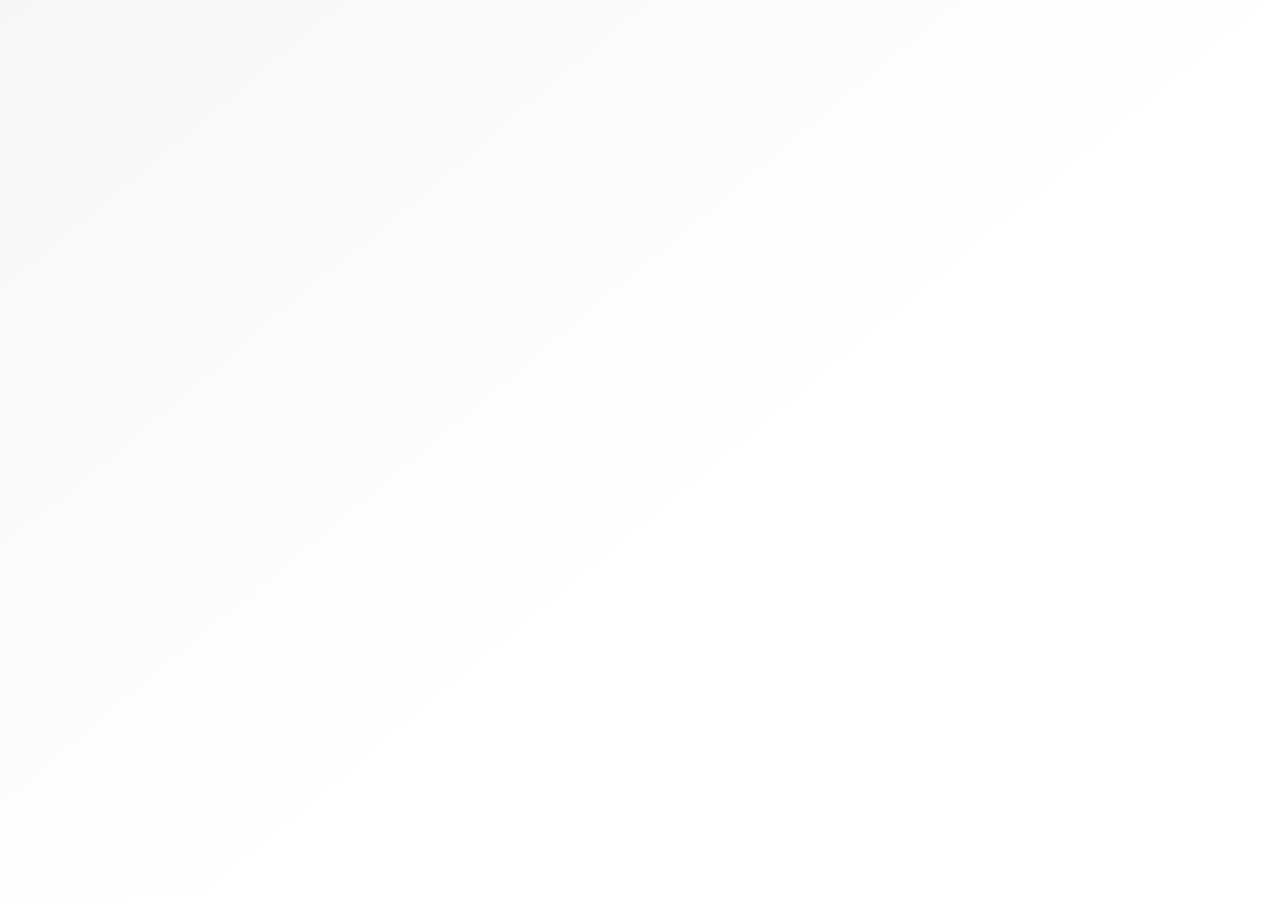
<file: components/launchpad-view.html>
<!DOCTYPE html>
<html lang="en">
<head>
  <meta charset="UTF-8">
  <meta name="viewport" content="width=device-width, initial-scale=1.0">
  <title>Launchpad Home View</title>
  <link rel="stylesheet" href="../fonts.css">
  <style>
    :root {
      --sk-primary-text: #1D1C1D;
      --sk-secondary-text: #616061;
      --sk-muted-text: #717182;
      --sk-white: #FFFFFF;
      --sk-border-subtle: rgba(0, 0, 0, 0.08);
      --sk-border: #E8E8E8;
      --sk-success: #007A5A;
      --sk-aubergine: #611f69;
      --sk-link: #1264A3;
      --sk-font: 'Lato', -apple-system, BlinkMacSystemFont, 'Segoe UI', Roboto, 'Helvetica Neue', Arial, 'Noto Sans', sans-serif;
      --sk-radius-md: 6px;
      --sk-radius-lg: 8px;
      --sk-radius-xl: 12px;
    }

    *, *::before, *::after {
      box-sizing: border-box;
      margin: 0;
      padding: 0;
    }

    html, body { height: 100%; }

    body {
      font-family: var(--sk-font);
      background: transparent;
      -webkit-font-smoothing: antialiased;
      color: var(--sk-primary-text);
      font-size: 15px;
      line-height: 1.4;
    }

    /* Body content with soft top gradient behind the welcome.
       Vertically centers the content when the viewport has room,
       and falls back to top-aligned + scrollable when it doesn't
       (safe center prevents the top from being clipped). */
    .lp-body {
      position: relative;
      /* Own stacking context so the z-index:-1 glow stays contained
         (above the white bg, behind content) instead of escaping. */
      isolation: isolate;
      height: 100%;
      overflow-y: auto;
      background: var(--sk-white);
      display: flex;
      flex-direction: column;
      align-items: center;
      /* Guarantee at least 32px of margin around the content on all sides */
      padding: 32px;
    }

    /* Anchor the content toward the top: distribute the free space so the
       gap above is 1/3 of the gap below (top:bottom = 1:3).
       The spacers collapse to 0 when content overflows, so it falls back
       to top-aligned + scrollable. */
    .lp-body::before { content: ''; flex: 1 0 0; }
    .lp-body::after  { content: ''; flex: 3 0 0; }

    .lp-glow {
      /* Subtle gray diagonal wash from the design: light gray at the
         top-left fading to white (linear-gradient 140deg, #f7f7f7 -> #fff). */
      position: absolute;
      inset: 0;
      background: linear-gradient(140deg, #f7f7f7 1%, #ffffff 57%);
      pointer-events: none;
      z-index: -1;
    }

    .lp-inner {
      position: relative;
      /* No z-index here: keeping it in the same stacking context as .lp-glow
         lets the mark's mix-blend-mode blend against the background below. */
      width: 600px;
      max-width: 100%;
      flex-shrink: 0;
      display: flex;
      flex-direction: column;
      align-items: center;
    }

    /* Welcome */
    .lp-mark {
      width: 64px;
      height: auto;
      object-fit: contain;
      /* Drop the asset's white background against the light gradient */
      mix-blend-mode: multiply;
      opacity: 0;
      transform: translateY(6px);
      transition: opacity 0.5s ease, transform 0.5s ease;
    }
    .lp-mark.visible { opacity: 1; transform: none; }

    .lp-welcome {
      text-align: center;
      margin-top: 8px;
      opacity: 0;
      transform: translateY(6px);
      transition: opacity 0.5s ease 0.1s, transform 0.5s ease 0.1s;
    }
    .lp-welcome.visible { opacity: 1; transform: none; }

    .lp-title {
      font-size: 22px;
      font-weight: 900;
      color: var(--sk-primary-text);
      line-height: 30px;
      letter-spacing: 0;
    }

    .lp-subtitle {
      font-size: 15px;
      font-weight: 400;
      color: var(--sk-secondary-text);
      line-height: 22px;
      margin-top: 4px;
    }

    /* Intent cards row */
    .lp-intents {
      display: flex;
      gap: 16px;
      width: 100%;
      margin-top: 48px;
      opacity: 0;
      transform: translateY(8px);
      transition: opacity 0.5s ease, transform 0.5s ease;
    }
    .lp-intents.visible { opacity: 1; transform: none; }

    .intent-card {
      flex: 1;
      min-width: 0;
      display: flex;
      flex-direction: column;
      align-items: flex-start;
      gap: 12px;
      padding: 20px 16px 20px 24px;
      background: var(--sk-white);
      border: 0.5px solid rgba(94, 93, 96, 0.13);
      border-radius: var(--sk-radius-xl);
      box-shadow: 0 1px 1.5px rgba(0, 0, 0, 0.08);
      cursor: pointer;
      transition: box-shadow 0.18s ease, transform 0.18s ease;
    }
    .intent-card:hover {
      box-shadow: 0 4px 10px rgba(0, 0, 0, 0.1);
      transform: translateY(-1px);
    }

    .intent-icon {
      width: 32px;
      height: 32px;
      flex-shrink: 0;
      border-radius: 50%;
      background: #f8f8f8;
      box-shadow: 0 3.5px 5.3px rgba(0, 0, 0, 0.1);
      display: flex;
      align-items: center;
      justify-content: center;
    }
    .intent-icon.green {
      background: #007a5a;
      box-shadow: none;
    }

    .intent-text {
      flex: 1;
      min-width: 0;
      display: flex;
      flex-direction: column;
      gap: 4px;
      overflow: hidden;
    }
    .intent-primary {
      font-size: 15px;
      font-weight: 700;
      color: var(--sk-primary-text);
      line-height: 22px;
      white-space: nowrap;
      overflow: hidden;
      text-overflow: ellipsis;
    }
    .intent-secondary {
      font-size: 13px;
      font-weight: 400;
      color: #5e5d60;
      opacity: 0.8;
      line-height: 18px;
    }

    /* Checklist */
    .lp-checklist {
      width: 100%;
      margin-top: 76px;
      opacity: 0;
      transform: translateY(8px);
      transition: opacity 0.5s ease, transform 0.5s ease;
    }
    .lp-checklist.visible { opacity: 1; transform: none; }

    /* Section header — "Recommended Setup" + dotted line */
    .check-header {
      display: flex;
      align-items: center;
      gap: 24px;
      padding: 0 24px;
      margin-top: 24px;
      margin-bottom: 16px;
    }
    .check-header-label {
      flex-shrink: 0;
      font-size: 15px;
      font-weight: 400;
      color: #5e5d60;
      line-height: 22px;
    }
    .check-header-line {
      flex: 1;
      min-width: 0;
      height: 0;
      border-top: 1px dotted rgba(94, 93, 96, 0.4);
    }

    .check-row {
      display: flex;
      align-items: center;
      gap: 12px;
      margin: 0 20px;
      padding: 16px 0;
      border-bottom: 1px solid rgba(94, 93, 96, 0.13);
      cursor: pointer;
      transition: background 0.15s ease;
    }
    .check-row:hover { background: #fafafa; }

    /* Number badge (left) */
    .check-num {
      width: 32px;
      height: 32px;
      flex-shrink: 0;
      border-radius: 50%;
      background: #f8f8f8;
      display: flex;
      align-items: center;
      justify-content: center;
      font-size: 15px;
      font-weight: 700;
      color: #5e5d60;
      line-height: 22px;
    }

    .check-label {
      flex: 1;
      min-width: 0;
      font-size: 18px;
      font-weight: 700;
      color: var(--sk-primary-text);
      line-height: 27px;
      white-space: nowrap;
      overflow: hidden;
      text-overflow: ellipsis;
    }
    .check-label .check-link { color: #83388a; }

    .check-row.done .check-label {
      color: var(--sk-secondary-text);
      text-decoration: line-through;
      text-decoration-color: rgba(0,0,0,0.25);
    }
    .check-row.done .check-label .check-link { color: inherit; }

    /* Outline circle (right) — toggles to filled green when done */
    .check-circle {
      width: 23px;
      height: 23px;
      flex-shrink: 0;
      margin-left: -4px;
      border-radius: 50%;
      border: 1.5px solid #5F7BE1;
      transition: background 0.15s ease, border-color 0.15s ease;
      position: relative;
      display: flex;
      align-items: center;
      justify-content: center;
    }
    .check-circle .check-arrow-icon {
      width: 13px;
      height: 13px;
      display: none;
    }
    /* Hover: fill the circle + show a right arrow (signals an action) */
    .check-row:hover .check-circle {
      background: #5F7BE1;
      border-color: #5F7BE1;
    }
    .check-row:hover .check-circle .check-arrow-icon { display: block; }
    .check-row.done .check-circle {
      background: var(--sk-success);
      border-color: var(--sk-success);
    }
    /* Done shows a checkmark; hide the hover arrow when done */
    .check-row.done:hover .check-circle { background: var(--sk-success); border-color: var(--sk-success); }
    .check-row.done .check-circle .check-arrow-icon { display: none !important; }
    .check-row.done .check-circle::after {
      content: '';
      position: absolute;
      top: 5px; left: 8px;
      width: 5px; height: 9px;
      border: solid #fff;
      border-width: 0 2px 2px 0;
      transform: rotate(45deg);
    }

    /* Context bar — Need help -> Ask Slackbot */
    .lp-context-bar {
      position: absolute;
      bottom: 20px;
      left: 50%;
      transform: translateX(-50%);
      display: flex;
      align-items: center;
      gap: 8px;
      padding: 10px 18px;
      background: var(--sk-white);
      border: 1px solid var(--sk-border-subtle);
      border-radius: 999px;
      box-shadow: 0 4px 16px rgba(0, 0, 0, 0.10);
      cursor: pointer;
      z-index: 2;
      opacity: 0;
      transition: opacity 0.5s ease, transform 0.2s ease;
    }
    .lp-context-bar.visible { opacity: 1; }
    .lp-context-bar:hover { transform: translateX(-50%) translateY(-1px); }

    .lp-context-icon {
      width: 22px; height: auto;
      object-fit: contain;
    }
    .lp-context-text {
      font-size: 13px;
      color: var(--sk-secondary-text);
      line-height: 18px;
    }
    .lp-context-text strong {
      font-weight: 900;
      color: var(--sk-primary-text);
    }

    .lp-body::-webkit-scrollbar { width: 8px; }
    .lp-body::-webkit-scrollbar-thumb {
      background: rgba(0,0,0,0.15);
      border-radius: 4px;
    }
  </style>
</head>
<body>
  <div class="lp-body">
    <div class="lp-glow"></div>
    <div class="lp-inner">
      <!-- Welcome -->
      <img src="../images/slackbot-welcome.png" alt="Slackbot" class="lp-mark" id="lpMark">
      <div class="lp-welcome" id="lpWelcome">
        <h1 class="lp-title" id="lpTitle">Welcome, Arcadio!</h1>
        <p class="lp-subtitle">Here are some ways to get started in your new workspace.</p>
      </div>

      <!-- Intent cards -->
      <div class="lp-intents" id="lpIntents">
        <div class="intent-card">
          <span class="intent-icon">
            <svg width="16" height="16" viewBox="0 0 18 18" fill="none"><path fill-rule="evenodd" clip-rule="evenodd" d="M7 8.5a3 3 0 1 0 0-6 3 3 0 0 0 0 6Zm0-1.5a1.5 1.5 0 1 0 0-3 1.5 1.5 0 0 0 0 3Zm-5.25 7.25c0-2.4 2.35-3.75 5.25-3.75.66 0 1.3.07 1.9.21a.75.75 0 1 1-.34 1.46A7.4 7.4 0 0 0 7 11.75c-2.5 0-3.75 1.1-3.75 2.25 0 .14.11.25.25.25h4a.75.75 0 0 1 0 1.5h-4A1.75 1.75 0 0 1 1.75 14ZM14 10a.75.75 0 0 1 .75.75V12h1.25a.75.75 0 0 1 0 1.5h-1.25v1.25a.75.75 0 0 1-1.5 0V13.5H12a.75.75 0 0 1 0-1.5h1.25v-1.25A.75.75 0 0 1 14 10Z" fill="#611f69"/></svg>
          </span>
          <div class="intent-text">
            <span class="intent-primary">Invite people</span>
            <span class="intent-secondary">Add people to the workspace</span>
          </div>
        </div>
        <div class="intent-card">
          <span class="intent-icon green">
            <svg width="14" height="14" viewBox="0 0 14 14" fill="none"><path d="M7 1.5v11M1.5 7h11" stroke="#ffffff" stroke-width="1.8" stroke-linecap="round"/></svg>
          </span>
          <div class="intent-text">
            <span class="intent-primary">Start a #channel</span>
            <span class="intent-secondary">A space to chat and collaborate</span>
          </div>
        </div>
      </div>

      <!-- Setup checklist -->
      <div class="lp-checklist" id="lpChecklist">
        <div class="check-header">
          <span class="check-header-label">Recommended Setup</span>
        </div>
        <div class="check-row">
          <span class="check-num">1</span>
          <span class="check-label">Add a workspace logo</span>
          <span class="check-circle"><svg class="check-arrow-icon" viewBox="0 0 14 14" fill="none" aria-hidden="true"><path d="M5 3l4 4-4 4" stroke="#fff" stroke-width="2" stroke-linecap="round" stroke-linejoin="round"/></svg></span>
        </div>
        <div class="check-row" data-task="connect-apps">
          <span class="check-num">2</span>
          <span class="check-label">Connect your work apps and tools</span>
          <span class="check-circle"><svg class="check-arrow-icon" viewBox="0 0 14 14" fill="none" aria-hidden="true"><path d="M5 3l4 4-4 4" stroke="#fff" stroke-width="2" stroke-linecap="round" stroke-linejoin="round"/></svg></span>
        </div>
        <div class="check-row">
          <span class="check-num">3</span>
          <span class="check-label">Create <span class="check-link">#channels</span> for your team to start talking</span>
          <span class="check-circle"><svg class="check-arrow-icon" viewBox="0 0 14 14" fill="none" aria-hidden="true"><path d="M5 3l4 4-4 4" stroke="#fff" stroke-width="2" stroke-linecap="round" stroke-linejoin="round"/></svg></span>
        </div>
      </div>
    </div>

    <!-- Need help context bar -->
    <div class="lp-context-bar" id="lpContextBar">
      <img src="../images/slackbot-welcome.png" alt="Slackbot" class="lp-context-icon">
      <span class="lp-context-text"><strong>Need help?</strong> Ask Slackbot anything…</span>
    </div>
  </div>

  <script>
    const mark = document.getElementById('lpMark');
    const welcome = document.getElementById('lpWelcome');
    const intents = document.getElementById('lpIntents');
    const checklist = document.getElementById('lpChecklist');
    const contextBar = document.getElementById('lpContextBar');
    const titleEl = document.getElementById('lpTitle');

    let introPlayed = false;

    function playIntro(data) {
      if (introPlayed) return;
      introPlayed = true;

      // Personalize the greeting if a name was passed through onboarding
      if (data && data.userName) {
        titleEl.textContent = `Welcome, ${data.userName}!`;
      }

      requestAnimationFrame(() => {
        setTimeout(() => mark.classList.add('visible'), 100);
        setTimeout(() => welcome.classList.add('visible'), 220);
      });
    }

    // Reveal cards + checklist once the sidebar has finished expanding
    let contentRevealed = false;
    function revealContent() {
      if (contentRevealed) return;
      contentRevealed = true;
      requestAnimationFrame(() => {
        intents.classList.add('visible');
        setTimeout(() => checklist.classList.add('visible'), 180);
        setTimeout(() => contextBar.classList.add('visible'), 360);
      });
    }

    window.addEventListener('message', (e) => {
      if (e.data && e.data.type === 'onboarding-complete') {
        playIntro(e.data);
      }
      if (e.data === 'sidebar-content-ready') {
        playIntro();      // safety: ensure intro runs even if onboarding msg was missed
        revealContent();
      }
      if (e.data && e.data.type === 'nav-full-reset') {
        // Reset to initial state then replay
        introPlayed = false;
        contentRevealed = false;
        mark.classList.remove('visible');
        welcome.classList.remove('visible');
        intents.classList.remove('visible');
        checklist.classList.remove('visible');
        contextBar.classList.remove('visible');
        playIntro();
        revealContent();
      }
    });

    // Clicking a task opens the placeholder modal (does not check it off).
    document.querySelectorAll('.check-row').forEach(row => {
      row.addEventListener('click', () => {
        const label = row.querySelector('.check-label');
        window.top.postMessage({ type: 'open-placeholder', title: label ? label.textContent.trim() : '' }, '*');
      });
    });

    // "Connect your work apps and tools" task hover -> show the shared
    // Connect Apps menu that lives in the parent (same one the sidebar uses).
    const connectRow = document.querySelector('.check-row[data-task="connect-apps"]');
    if (connectRow) {
      connectRow.addEventListener('mouseenter', () => {
        const r = connectRow.getBoundingClientRect();
        // Anchor the menu just inside the row's right edge, near the top.
        window.parent.postMessage({
          type: 'connect-apps-anchor',
          // coordinates relative to this iframe's own viewport
          right: r.right,
          left: r.left,
          top: r.top
        }, '*');
      });
      connectRow.addEventListener('mouseleave', () => {
        window.parent.postMessage({ type: 'connect-apps-hide' }, '*');
      });
    }

    // Intent cards (no-op navigation in prototype, give press feedback)
    document.querySelectorAll('.intent-card').forEach(card => {
      card.addEventListener('click', () => {
        card.animate(
          [{ transform: 'scale(0.99)' }, { transform: 'scale(1)' }],
          { duration: 160, easing: 'ease-out' }
        );
      });
    });

    // Signal readiness to parent (handshake parity with base prototype:
    // app.js listens for 'slackbot-dm-view-ready' to relay pending personalization)
    function announceReady() {
      window.parent.postMessage('slackbot-dm-view-ready', '*');
    }
    announceReady();
    setTimeout(announceReady, 500);
  </script>
  <script>
    // Relay cursor up so the top-window secret buttons stay reachable here.
    document.addEventListener('mousemove', (e) => {
      if (window.parent && window.parent !== window) {
        window.parent.postMessage({ __cursor: true, x: e.clientX, y: e.clientY }, '*');
      }
    });
  </script>
</body>
</html>
</file>
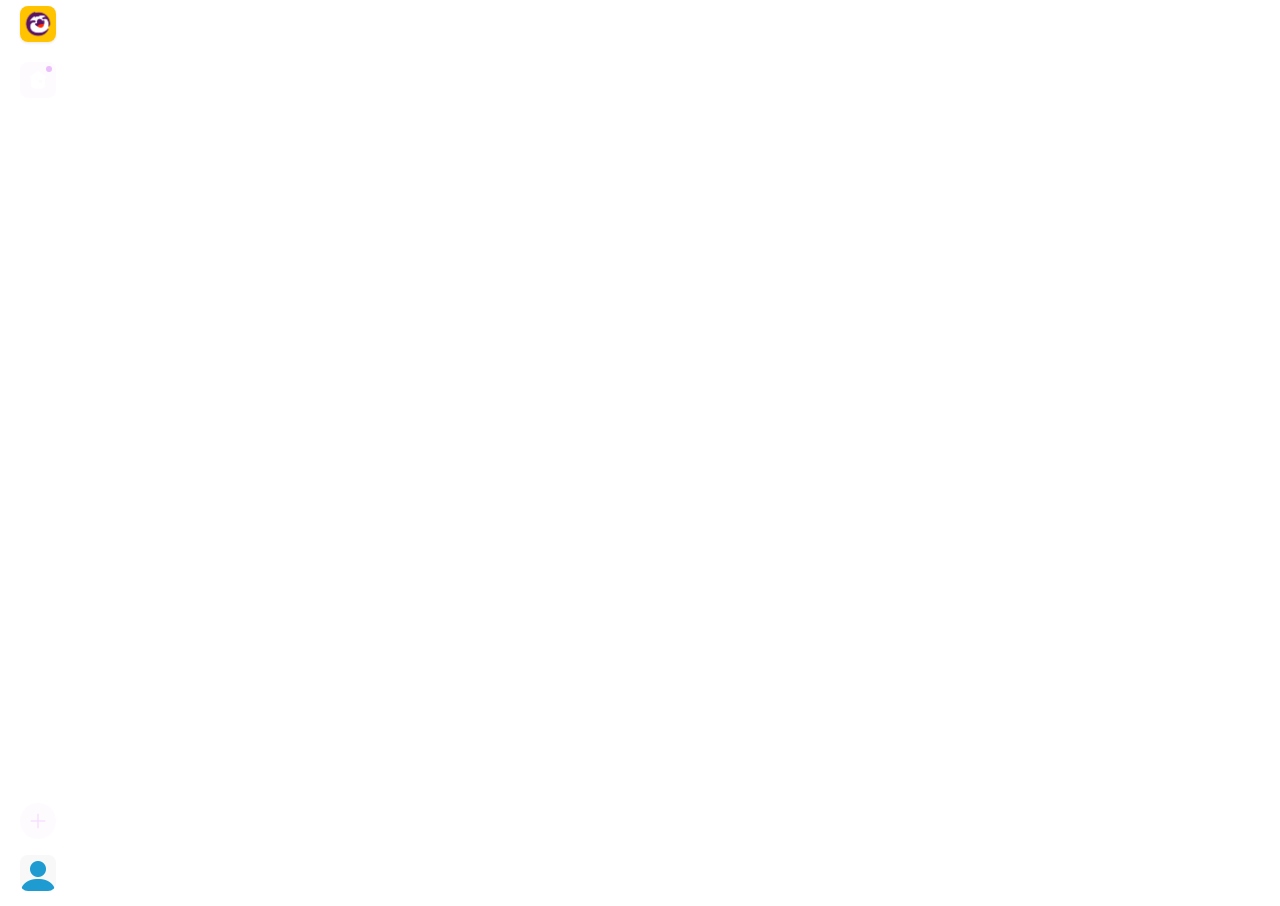
<file: components/nav-bar.html>
<!DOCTYPE html>
<html lang="en">
<head>
  <meta charset="UTF-8">
  <meta name="viewport" content="width=device-width, initial-scale=1.0">
  <title>Nav Bar Component</title>
  <link rel="stylesheet" href="../fonts.css">
  <style>
    /* ============================================
       Slack Nav Bar (Icon Rail) Component
       ============================================
       Width: 76px fixed
       Expects a dark aubergine parent background.
       Images: workspace.png, profile.png (36x36)
       ============================================ */

    /* === Design Tokens === */
    :root {
      /* Brand */
      --sk-aubergine: #4A154B;
      --sk-aubergine-dark: #611F69;
      --sk-white: #FFFFFF;

      /* Purple accents */
      --sk-purple-bg-25: rgba(249, 237, 255, 0.25);
      --sk-purple-bg-80: rgba(244, 218, 255, 0.80);
      --sk-purple-badge: #EABDFB;

      /* Typography */
      --sk-font: 'Lato', -apple-system, BlinkMacSystemFont, 'Segoe UI', Roboto, 'Helvetica Neue', Arial, 'Noto Sans', sans-serif;

      /* Spacing (4px grid) */
      --sk-space-4: 4px;
      --sk-space-8: 8px;
      --sk-space-12: 12px;
      --sk-space-16: 16px;
      --sk-space-20: 20px;

      /* Shape */
      --sk-radius-lg: 8px;
      --sk-radius-circle: 50%;

      /* Elevation */
      --sk-shadow-low: 0 1px 3px rgba(0, 0, 0, 0.10);

      /* Motion */
      --sk-ease-productive: cubic-bezier(0.165, 0.84, 0.44, 1);
      --sk-duration-fast: 0.125s;
    }

    /* === Base === */
    html, body {
      margin: 0;
      height: 100%;
      background: transparent;
      font-family: var(--sk-font);
      -webkit-font-smoothing: antialiased;
      overflow: hidden;
    }

    /* === Nav Bar === */
    .nav-bar {
      width: 76px;
      height: 100%;
      display: flex;
      flex-direction: column;
      align-items: center;
      padding: 6px 0 0;
      flex-shrink: 0;
      position: relative;
    }

    /* -- Top: Workspace Icon -- */
    .nav-top {
      padding-bottom: var(--sk-space-20);
    }

    .workspace-icon {
      width: 36px;
      height: 36px;
    }

    .workspace-img {
      width: 36px;
      height: 36px;
      border-radius: var(--sk-radius-lg);
      box-shadow: var(--sk-shadow-low);
    }

    /* -- Middle: Tab Bar -- */
    .nav-middle {
      flex: 1;
      display: flex;
      flex-direction: column;
      align-items: center;
      gap: var(--sk-space-16);
      padding: 0 var(--sk-space-12);
      overflow: hidden;
    }

    /* -- Tab (52x52 hit area) -- */
    .nav-tab {
      width: 52px;
      height: 52px;
      cursor: pointer;
      position: relative;
      overflow: visible;
    }

    .nav-tab-backing {
      position: absolute;
      width: 36px;
      height: 36px;
      border-radius: var(--sk-radius-lg);
      background: transparent;
      top: 0;
      left: 8px;
      transition: background var(--sk-duration-fast) var(--sk-ease-productive);
    }

    .nav-tab:hover .nav-tab-backing {
      background: var(--sk-purple-bg-25);
    }

    .nav-tab-backing.active-backing {
      background: var(--sk-purple-bg-25);
    }

    .nav-tab-icon {
      position: absolute;
      z-index: 1;
      width: 20px;
      height: 20px;
      top: 8px;
      left: 16px;
      display: flex;
      align-items: center;
      justify-content: center;
      color: var(--sk-white);
    }

    .nav-tab-label {
      position: absolute;
      z-index: 1;
      font-size: 11px;
      color: var(--sk-white);
      font-weight: 700;
      line-height: 12px;
      text-align: center;
      top: 38px;
      left: 50%;
      transform: translateX(-50%);
      white-space: nowrap;
    }

    .nav-notifier {
      position: absolute;
      top: 4px;
      left: 34px;
      width: 6px;
      height: 6px;
      background: var(--sk-purple-badge);
      border-radius: var(--sk-radius-circle);
      z-index: 2;
    }

    /* -- Bottom: Action Button + Profile -- */
    .nav-bottom {
      display: flex;
      flex-direction: column;
      align-items: center;
      gap: var(--sk-space-16);
      padding: var(--sk-space-12) 0;
    }

    .action-btn {
      width: 36px;
      height: 36px;
      border: none;
      background: var(--sk-purple-bg-25);
      border-radius: 24px;
      color: var(--sk-purple-bg-80);
      cursor: pointer;
      display: flex;
      align-items: center;
      justify-content: center;
      transition: background var(--sk-duration-fast) var(--sk-ease-productive);
    }

    .action-btn:hover {
      background: rgba(249, 237, 255, 0.35);
    }

    .action-btn:focus-visible {
      outline: 2px solid var(--sk-white);
      outline-offset: 2px;
    }

    .profile-avatar img {
      width: 36px;
      height: 36px;
      border-radius: var(--sk-radius-lg);
    }

    /* More Menu */
    .nav-tab[data-tab="more"] {
      position: relative;
    }

    .more-menu {
      display: none;
      position: fixed;
      width: 360px;
      background: #fff;
      border-radius: 12px;
      border: 1px solid rgba(94, 93, 96, 0.13);
      box-shadow: 0 4px 12px rgba(0, 0, 0, 0.10);
      flex-direction: column;
      z-index: 10000;
      overflow: hidden;
      font-family: var(--sk-font);
    }

    .more-menu.visible {
      display: flex;
    }

    .more-menu-body {
      display: flex;
      flex-direction: column;
    }

    .more-menu-header {
      padding: 8px 16px;
      font-size: 15px;
      font-weight: 900;
      color: #1D1C1D;
      line-height: 22px;
    }

    .more-menu-item {
      display: flex;
      align-items: center;
      gap: 12px;
      padding: 12px 16px;
      cursor: pointer;
      transition: background 0.125s ease;
    }

    .more-menu-item:hover {
      background: #F5F5F5;
    }

    .more-menu-icon-wrap {
      width: 36px;
      height: 36px;
      background: #F9EDFF;
      border-radius: 8px;
      display: flex;
      align-items: center;
      justify-content: center;
      flex-shrink: 0;
    }

    .more-menu-label {
      flex: 1;
      display: flex;
      flex-direction: column;
    }

    .more-menu-primary {
      font-size: 15px;
      font-weight: 700;
      color: #1D1C1D;
      line-height: 22px;
    }

    .more-menu-secondary {
      font-size: 13px;
      font-weight: 400;
      color: #616061;
      line-height: 18px;
    }

    .more-menu-caret {
      flex-shrink: 0;
      width: 20px;
      height: 20px;
      color: #1D1C1D;
    }

    .more-menu-divider {
      height: 1px;
      background: rgba(94, 93, 96, 0.13);
      margin: 0 16px;
    }

    .more-menu-footer {
      padding: 12px 16px;
      background: #F8F8F8;
      border-top: 1px solid rgba(94, 93, 96, 0.13);
    }

    .more-menu-customize {
      font-size: 13px;
      font-weight: 400;
      color: #1264A3;
      cursor: pointer;
      line-height: 18px;
    }

    .more-menu-customize:hover {
      text-decoration: underline;
    }

    /* App menu items */
    .app-item {
      border-bottom: 1px solid rgba(94, 93, 96, 0.13);
    }

    .app-item:last-child {
      border-bottom: none;
    }

    .app-icon-wrap {
      width: 32px;
      height: 32px;
      border-radius: 9px;
      border: 1px solid rgba(94, 93, 96, 0.13);
      background: #fff;
      box-shadow: 0 1px 3px rgba(0, 0, 0, 0.10);
      display: flex;
      align-items: center;
      justify-content: center;
      flex-shrink: 0;
      overflow: hidden;
    }

    .app-icon-wrap img {
      width: 32px;
      height: 32px;
      object-fit: contain;
    }
  </style>
</head>
<body>

  <!-- =============================================
       Nav Bar Component
       =============================================
       Usage:
       1. Copy the <nav class="nav-bar"> block into your layout.
       2. Include the CSS above (tokens + nav-bar rules).
       3. Include the JS below for tab selection behavior.
       4. Provide workspace.png and profile.png images.
       5. To set the active tab, add class="active" to
          the .nav-tab and class="active-backing" to its
          .nav-tab-backing child.
       ============================================= -->

  <nav class="nav-bar">
    <div class="nav-top">
      <div class="workspace-icon">
        <img src="../images/workspace.png" alt="Workspace" class="workspace-img">
      </div>
    </div>

    <div class="nav-middle">
      <!-- Home (active) -->
      <div class="nav-tab active" data-tab="home">
        <div class="nav-tab-backing active-backing"></div>
        <div class="nav-tab-icon">
          <svg width="20" height="20" viewBox="0 0 20 20" fill="none"><path fill-rule="evenodd" clip-rule="evenodd" d="M8.90962 1.85133C9.56873 1.40669 10.4322 1.40662 11.0913 1.85133L18.1704 6.62867C18.513 6.86049 18.6038 7.32662 18.3725 7.66969C18.1409 8.01286 17.6738 8.10314 17.3305 7.87184L17.0004 7.6482V14.6599C17.0004 16.7308 15.3213 18.4995 13.2504 18.4998H6.75044C4.67938 18.4998 3.00044 16.731 3.00044 14.6599V7.6482L2.67037 7.87184C2.32716 8.10344 1.86018 8.01268 1.62837 7.66969C1.39696 7.32647 1.48751 6.86038 1.83052 6.62867L8.90962 1.85133ZM12.0004 9.99977C11.4482 9.99977 11.0005 10.4476 11.0004 10.9998V11.9998C11.0004 12.552 11.4482 12.9998 12.0004 12.9998H13.0004C13.5525 12.9995 14.0004 12.5519 14.0004 11.9998V10.9998C14.0004 10.4477 13.5525 10 13.0004 9.99977H12.0004Z" fill="currentColor"/></svg>
        </div>
        <span class="nav-tab-label">Home</span>
        <span class="nav-notifier"></span>
      </div>

      <!-- Files -->
      <div class="nav-tab" data-tab="files">
        <div class="nav-tab-backing"></div>
        <div class="nav-tab-icon">
          <svg width="20" height="20" viewBox="0 0 20 20" fill="none"><path d="M7.30664 1.5C7.96661 1.50009 8.59307 1.7901 9.02051 2.29297L10.2471 3.73535C10.3895 3.90292 10.5984 3.99991 10.8184 4H14.75C16.8211 4 18.5 5.67893 18.5 7.75V14.75C18.5 16.8211 16.8211 18.5 14.75 18.5H5.25C3.17893 18.5 1.5 16.8211 1.5 14.75V5.25C1.5 3.17893 3.17893 1.5 5.25 1.5H7.30664ZM5.25 9C4.00736 9 3 10.0074 3 11.25V14.75C3 15.9926 4.00736 17 5.25 17H14.75C15.9926 17 17 15.9926 17 14.75V11.25C17 10.0074 15.9926 9 14.75 9H5.25ZM5.25 3C4.00736 3 3 4.00736 3 5.25V8.24902C3.62669 7.77841 4.40595 7.5 5.25 7.5H14.75C15.5941 7.5 16.3733 7.77841 17 8.24902V7.75C17 6.50736 15.9926 5.5 14.75 5.5H10.8184C10.1584 5.49991 9.53193 5.20989 9.10449 4.70703L7.87793 3.26465C7.73549 3.09708 7.52656 3.00009 7.30664 3H5.25Z" fill="currentColor"/></svg>
        </div>
        <span class="nav-tab-label">Files</span>
      </div>

      <!-- Tools -->
      <div class="nav-tab" data-tab="tools">
        <div class="nav-tab-backing"></div>
        <div class="nav-tab-icon">
          <svg width="20" height="20" viewBox="0 0 20 20" fill="none"><path fill-rule="evenodd" clip-rule="evenodd" d="M5.42639 1.71967C5.71928 1.42677 6.19404 1.42678 6.48693 1.71967L9.85119 5.08392L12.567 2.3681C13.6409 1.29441 15.3818 1.29435 16.4557 2.3681L17.6305 3.54291C18.7044 4.61685 18.7044 6.35862 17.6305 7.43256L14.9147 10.1474L18.2799 13.5126C18.4204 13.6532 18.4996 13.8441 18.4996 14.0429C18.4996 14.2417 18.4205 14.4326 18.2799 14.5732L14.5885 18.2646C14.2957 18.5574 13.8209 18.5572 13.528 18.2646L10.1627 14.8994L8.28576 16.7773C8.19349 16.8695 8.07864 16.9363 7.95275 16.9706L2.44787 18.4726C2.18834 18.5433 1.9106 18.4694 1.72033 18.2792C1.53012 18.089 1.45634 17.8112 1.52697 17.5517L3.02795 12.0468L3.06018 11.954C3.09766 11.8645 3.15231 11.7829 3.22131 11.7138L5.09924 9.83588L1.73498 6.47162C1.44213 6.17872 1.4421 5.70395 1.73498 5.41107L5.42639 1.71967ZM4.42248 12.6328L3.31897 16.6796L7.36584 15.5751L7.43908 15.4999L4.4967 12.5576L4.42248 12.6328ZM11.2233 13.8388L14.0582 16.6738L16.6891 14.0429L15.6432 12.997L14.3658 14.2744C14.1706 14.4696 13.8541 14.4696 13.6588 14.2744C13.4636 14.0791 13.4636 13.7626 13.6588 13.5673L14.9362 12.29L13.8541 11.2079L11.2233 13.8388ZM5.55725 11.497L8.49963 14.4394L14.4508 8.4892L11.5084 5.54681L5.55725 11.497ZM3.3258 5.94135L6.15979 8.77533L8.79065 6.14447L7.67248 5.02631L6.43225 6.26752C6.23703 6.46274 5.92049 6.46265 5.72522 6.26752C5.52995 6.07225 5.52995 5.75575 5.72522 5.56049L6.96545 4.31927L5.95666 3.31049L3.3258 5.94135ZM15.3951 3.42865C14.907 2.94068 14.1157 2.94075 13.6276 3.42865L12.569 4.48627L15.5113 7.42865L16.5699 6.37201C17.0581 5.88389 17.058 5.09259 16.5699 4.60443L15.3951 3.42865Z" fill="currentColor"/></svg>
        </div>
        <span class="nav-tab-label">Tools</span>

        <!-- Tools Menu Popover -->
        <div class="more-menu tools-menu">
          <div class="more-menu-body">
            <div class="more-menu-header">Recommended apps</div>
            <div class="more-menu-item app-item">
              <div class="app-icon-wrap"><img src="../images/app-gcal.png" alt=""></div>
              <div class="more-menu-label"><span class="more-menu-primary">Google calendar</span></div>
            </div>
            <div class="more-menu-item app-item">
              <div class="app-icon-wrap"><img src="../images/app-gdrive.png" alt=""></div>
              <div class="more-menu-label"><span class="more-menu-primary">Google Drive</span></div>
            </div>
            <div class="more-menu-item app-item">
              <div class="app-icon-wrap"><img src="../images/app-outlook-cal.png" alt=""></div>
              <div class="more-menu-label"><span class="more-menu-primary">Outlook Calendar</span></div>
            </div>
            <div class="more-menu-item app-item">
              <div class="app-icon-wrap"><img src="../images/app-onedrive.png" alt=""></div>
              <div class="more-menu-label"><span class="more-menu-primary">Microsoft Onedrive</span></div>
            </div>
          </div>
          <div class="more-menu-footer">
            <span class="more-menu-customize">Browse all apps</span>
          </div>
        </div>
      </div>

      <!-- More -->
      <div class="nav-tab" data-tab="more">
        <div class="nav-tab-backing"></div>
        <div class="nav-tab-icon">
          <svg width="20" height="20" viewBox="0 0 20 20" fill="none"><path d="M3.75 8.25C4.7165 8.25 5.5 9.0335 5.5 10C5.5 10.9665 4.7165 11.75 3.75 11.75C2.7835 11.75 2 10.9665 2 10C2 9.0335 2.7835 8.25 3.75 8.25ZM10 8.25C10.9665 8.25 11.75 9.0335 11.75 10C11.75 10.9665 10.9665 11.75 10 11.75C9.0335 11.75 8.25 10.9665 8.25 10C8.25 9.0335 9.0335 8.25 10 8.25ZM16.25 8.25C17.2165 8.25 18 9.0335 18 10C18 10.9665 17.2165 11.75 16.25 11.75C15.2835 11.75 14.5 10.9665 14.5 10C14.5 9.0335 15.2835 8.25 16.25 8.25Z" fill="currentColor"/></svg>
        </div>
        <span class="nav-tab-label">More</span>

        <!-- More Menu Popover -->
        <div class="more-menu">
          <div class="more-menu-body">
            <div class="more-menu-header">More</div>
            <div class="more-menu-item">
              <div class="more-menu-icon-wrap">
                <svg width="20" height="20" viewBox="0 0 20 20" fill="none"><path fill-rule="evenodd" clip-rule="evenodd" d="M2.5 3.8613C2.50033 2.12508 4.38396 1.04314 5.88379 1.91794L16.4072 8.05662C17.895 8.9249 17.895 11.075 16.4072 11.9433L5.88379 18.082C4.38388 18.957 2.50016 17.875 2.5 16.1386V3.8613ZM5.12793 3.21384C4.62809 2.92236 4.00033 3.28277 4 3.8613V16.1386C4.00016 16.7174 4.628 17.0777 5.12793 16.7861L15.6514 10.6474C16.1468 10.3579 16.1468 9.64199 15.6514 9.35251L5.12793 3.21384Z" fill="#83388A"/></svg>
              </div>
              <div class="more-menu-label">
                <span class="more-menu-primary">Activity</span>
                <span class="more-menu-secondary">Create and find workflows and apps</span>
              </div>
            </div>
            <div class="more-menu-divider"></div>
            <div class="more-menu-item">
              <div class="more-menu-icon-wrap">
                <svg width="20" height="20" viewBox="0 0 20 20" fill="none"><path fill-rule="evenodd" clip-rule="evenodd" d="M8.514 1.28618C9.40787 0.928628 10.399 0.906065 11.305 1.21879L11.4857 1.28618L11.5667 1.32426C11.7505 1.42465 11.8855 1.59872 11.9359 1.80473L12.3079 3.32719C12.3094 3.33313 12.3105 3.33978 12.3118 3.34575C12.3864 3.68578 12.7775 3.84711 13.0706 3.65922L13.0863 3.64946L14.4261 2.83598C14.6331 2.71033 14.8881 2.6928 15.1107 2.78813C16.0547 3.19273 16.8076 3.94466 17.2122 4.88872C17.3076 5.11131 17.2891 5.36628 17.1634 5.57329L16.3499 6.91411C16.3468 6.91924 16.3434 6.92467 16.3402 6.92973C16.1642 7.20465 16.2956 7.56485 16.5931 7.66997L16.6546 7.68754L16.6722 7.69145L18.1956 8.0645L18.2816 8.09087C18.4771 8.16452 18.6345 8.31723 18.7132 8.51372C19.0947 9.46736 19.0947 10.5318 18.7132 11.4854C18.6233 11.7101 18.4307 11.878 18.1956 11.9356L16.6722 12.3077C16.6664 12.3091 16.6605 12.3103 16.6546 12.3116C16.3358 12.3813 16.1734 12.729 16.3089 13.0137L16.3402 13.0704L16.3499 13.086L17.1634 14.4258C17.289 14.6328 17.3075 14.8879 17.2122 15.1104C16.8076 16.0545 16.0547 16.8074 15.1107 17.212C14.8882 17.3071 14.633 17.2887 14.4261 17.1631L13.0863 16.3497C13.0811 16.3465 13.0757 16.3431 13.0706 16.3399C12.7775 16.152 12.3863 16.3142 12.3118 16.6543C12.3106 16.6602 12.3094 16.6661 12.3079 16.6719L11.9359 18.1954C11.8783 18.4304 11.7104 18.623 11.4857 18.7129C10.532 19.0944 9.46764 19.0944 8.514 18.7129C8.28948 18.623 8.12236 18.4303 8.06478 18.1954L7.69173 16.6719C7.69031 16.6661 7.68911 16.6602 7.68783 16.6543C7.61344 16.3143 7.22315 16.1523 6.93001 16.3399C6.92495 16.3431 6.91953 16.3465 6.91439 16.3497L5.57357 17.1631C5.36656 17.2888 5.11159 17.3073 4.889 17.212C3.94494 16.8074 3.19301 16.0545 2.78841 15.1104C2.69307 14.8878 2.7106 14.6328 2.83626 14.4258L3.64974 13.086L3.65951 13.0704C3.8474 12.7772 3.68607 12.3861 3.34603 12.3116C3.34006 12.3103 3.33341 12.3091 3.32748 12.3077L1.80501 11.9356C1.56979 11.8781 1.37643 11.7102 1.28646 11.4854C0.905002 10.5318 0.905002 9.46736 1.28646 8.51372C1.37647 8.28902 1.56987 8.12199 1.80501 8.0645L3.32748 7.69145C3.33341 7.69 3.34006 7.68885 3.34603 7.68754C3.68598 7.613 3.84722 7.22281 3.65951 6.92973C3.65623 6.92462 3.65289 6.9193 3.64974 6.91411L2.83626 5.57329C2.71066 5.36628 2.69303 5.11128 2.78841 4.88872C3.19299 3.94477 3.94507 3.19274 4.889 2.78813L4.97396 2.75688C5.17463 2.69819 5.39249 2.72612 5.57357 2.83598L6.91439 3.64946L6.93001 3.65922C7.22305 3.84687 7.61321 3.68559 7.68783 3.34575L7.69173 3.32719L8.06478 1.80473L8.09115 1.71782C8.16485 1.52234 8.31754 1.36488 8.514 1.28618ZM10.5785 2.57036C10.1974 2.47963 9.80125 2.47945 9.42025 2.57036L9.15267 3.66508C8.85629 5.01997 7.30702 5.66716 6.13607 4.93071V4.93169L5.15658 4.33696C4.82273 4.54224 4.54251 4.82244 4.33724 5.15629L4.9222 6.12016L4.98861 6.23051C5.63317 7.38867 4.98474 8.86496 3.66634 9.15337L3.66537 9.15239L2.57064 9.41997C2.47973 9.80097 2.47992 10.1971 2.57064 10.5782L3.68392 10.8506H3.68294C5.02635 11.1561 5.66425 12.6972 4.93099 13.8633L4.93197 13.8643L4.33724 14.8428C4.54241 15.1766 4.82291 15.4559 5.15658 15.6612L6.13607 15.0674C7.30686 14.3316 8.85713 14.9786 9.15365 16.3331H9.15267L9.42025 17.4278C9.80143 17.5188 10.1972 17.5186 10.5785 17.4278L10.8509 16.3155C11.1569 14.9731 12.6979 14.3349 13.8636 15.0674H13.8646L14.8431 15.6612C15.1766 15.4561 15.4573 15.1773 15.6624 14.8438L15.0677 13.8643V13.8633C14.3353 12.6977 14.9735 11.1567 16.3158 10.8506L17.4281 10.5782C17.5189 10.197 17.5191 9.80115 17.4281 9.41997L16.3333 9.15239C14.973 8.85444 14.3261 7.29267 15.0775 6.12016L15.6615 5.15532C15.4562 4.82195 15.1766 4.54198 14.8431 4.33696L13.8646 4.93169L13.8636 4.93071C12.6978 5.66379 11.1569 5.02639 10.8509 3.68364L10.5785 2.57036ZM10.0003 6.50004C11.9332 6.50024 13.5003 8.06717 13.5003 10C13.5003 11.9329 11.9332 13.4998 10.0003 13.5C8.06733 13.5 6.50033 11.933 6.50033 10C6.50033 8.06705 8.06733 6.50004 10.0003 6.50004ZM10.0003 8.00004C8.89576 8.00004 8.00033 8.89548 8.00033 10C8.00033 11.1046 8.89576 12 10.0003 12C11.1047 11.9998 12.0003 11.1045 12.0003 10C12.0003 8.8956 11.1047 8.00024 10.0003 8.00004Z" fill="#83388A"/></svg>
              </div>
              <div class="more-menu-label">
                <span class="more-menu-primary">Admin</span>
                <span class="more-menu-secondary">Manage your team's workspace</span>
              </div>
              <svg class="more-menu-caret" width="20" height="20" viewBox="0 0 20 20" fill="none"><path fill-rule="evenodd" clip-rule="evenodd" d="M7.71967 5.71967C8.01256 5.42678 8.48732 5.42678 8.78022 5.71967L12.5302 9.46967C12.6709 9.61031 12.7499 9.80105 12.7499 9.99994C12.7499 10.1988 12.6709 10.3896 12.5302 10.5302L8.78022 14.2802C8.48732 14.5731 8.01256 14.5731 7.71967 14.2802C7.42678 13.9873 7.42678 13.5126 7.71967 13.2197L10.9394 9.99994L7.71967 6.78022C7.42678 6.48732 7.42678 6.01256 7.71967 5.71967Z" fill="#1D1C1D"/></svg>
            </div>
          </div>
          <div class="more-menu-footer">
            <span class="more-menu-customize">Customize navigation bar</span>
          </div>
        </div>
      </div>
    </div>

    <div class="nav-bottom">
      <button class="action-btn" aria-label="New">
        <svg width="20" height="20" viewBox="0 0 20 20" fill="none"><path d="M10 2.5C10.4142 2.5 10.75 2.83579 10.75 3.25V9.25H16.75C17.1642 9.25 17.5 9.58579 17.5 10C17.5 10.4142 17.1642 10.75 16.75 10.75H10.75V16.75C10.75 17.1642 10.4142 17.5 10 17.5C9.58579 17.5 9.25 17.1642 9.25 16.75V10.75H3.25C2.83579 10.75 2.5 10.4142 2.5 10C2.5 9.58579 2.83579 9.25 3.25 9.25H9.25V3.25C9.25 2.83579 9.58579 2.5 10 2.5Z" fill="currentColor"/></svg>
      </button>
      <div class="profile-avatar">
        <img src="../images/profile.png" alt="Profile">
      </div>
    </div>
  </nav>

  <script>
    // Nav tab selection
    document.querySelectorAll('.nav-tab').forEach(tab => {
      tab.setAttribute('tabindex', '0');
      tab.addEventListener('click', () => {
        document.querySelectorAll('.nav-tab').forEach(t => t.classList.remove('active'));
        document.querySelectorAll('.nav-tab-backing').forEach(b => b.classList.remove('active-backing'));
        tab.classList.add('active');
        tab.querySelector('.nav-tab-backing').classList.add('active-backing');
      });
      tab.addEventListener('keydown', (e) => {
        if (e.key === 'Enter' || e.key === ' ') {
          e.preventDefault();
          tab.click();
        }
      });
    });

    // More menu: hover + click-to-pin with click-away dismiss
    const moreTab = document.querySelector('.nav-tab[data-tab="more"]');
    const moreMenu = document.querySelector('.more-menu');
    let moreMenuPinned = false;
    let hideTimeout = null;

    function positionMoreMenu() {
      if (!moreTab || !moreMenu) return;
      const rect = moreTab.getBoundingClientRect();
      moreMenu.style.left = (rect.right + 8) + 'px';
      moreMenu.style.top = (rect.top - 8) + 'px';
    }

    function notifyParent(msg) {
      if (window.parent !== window) {
        window.parent.postMessage(msg, '*');
      }
    }

    function showMenu() {
      // Close tools menu if open
      if (toolsMenu && toolsMenu.classList.contains('visible')) { toolsMenuPinned = false; toolsMenu.classList.remove('visible'); }
      notifyParent('more-menu-open');
      // Double rAF to let parent expand iframe before positioning
      requestAnimationFrame(() => {
        requestAnimationFrame(() => {
          positionMoreMenu();
          moreMenu.classList.add('visible');
        });
      });
    }

    function hideMenu() {
      moreMenu.classList.remove('visible');
      notifyParent('more-menu-close');
    }

    if (moreTab && moreMenu) {
      function scheduleHide() {
        hideTimeout = setTimeout(() => {
          hideMenu();
        }, 150);
      }

      function cancelHide() {
        if (hideTimeout) {
          clearTimeout(hideTimeout);
          hideTimeout = null;
        }
      }

      moreTab.addEventListener('mouseenter', () => {
        if (!moreMenuPinned) {
          cancelHide();
          showMenu();
        }
      });
      moreTab.addEventListener('mouseleave', () => {
        if (!moreMenuPinned) {
          scheduleHide();
        }
      });
      moreMenu.addEventListener('mouseenter', () => {
        if (!moreMenuPinned) {
          cancelHide();
        }
      });
      moreMenu.addEventListener('mouseleave', () => {
        if (!moreMenuPinned) {
          scheduleHide();
        }
      });

      moreTab.addEventListener('click', (e) => {
        e.stopPropagation();
        if (moreMenuPinned) {
          moreMenuPinned = false;
          hideMenu();
        } else {
          moreMenuPinned = true;
          showMenu();
        }
      });

      document.addEventListener('click', (e) => {
        if (moreMenuPinned && !moreMenu.contains(e.target) && !moreTab.contains(e.target)) {
          moreMenuPinned = false;
          hideMenu();
        }
      });
    }

    // Listen for parent frame click-away dismiss
    window.addEventListener('message', (e) => {
      if (e.data === 'dismiss-more-menu') {
        moreMenuPinned = false;
        hideMenu();
        toolsMenuPinned = false;
        hideToolsMenu();
      }
    });

    // Tools menu: hover + click-to-pin (same pattern as More)
    const toolsTab = document.querySelector('.nav-tab[data-tab="tools"]');
    const toolsMenu = document.querySelector('.tools-menu');
    let toolsMenuPinned = false;
    let toolsHideTimeout = null;

    function positionToolsMenu() {
      if (!toolsTab || !toolsMenu) return;
      const rect = toolsTab.getBoundingClientRect();
      toolsMenu.style.left = (rect.right + 8) + 'px';
      toolsMenu.style.top = (rect.top - 8) + 'px';
    }

    function showToolsMenu() {
      // Close more menu if open
      if (moreMenu && moreMenu.classList.contains('visible')) { moreMenuPinned = false; moreMenu.classList.remove('visible'); }
      notifyParent('more-menu-open');
      requestAnimationFrame(() => {
        requestAnimationFrame(() => {
          positionToolsMenu();
          toolsMenu.classList.add('visible');
        });
      });
    }

    function hideToolsMenu() {
      toolsMenu.classList.remove('visible');
      notifyParent('more-menu-close');
    }

    function scheduleToolsHide() {
      toolsHideTimeout = setTimeout(() => { hideToolsMenu(); }, 150);
    }

    function cancelToolsHide() {
      if (toolsHideTimeout) { clearTimeout(toolsHideTimeout); toolsHideTimeout = null; }
    }

    if (toolsTab && toolsMenu) {
      toolsTab.addEventListener('mouseenter', () => {
        if (!toolsMenuPinned) { cancelToolsHide(); showToolsMenu(); }
      });
      toolsTab.addEventListener('mouseleave', () => {
        if (!toolsMenuPinned) { scheduleToolsHide(); }
      });
      toolsMenu.addEventListener('mouseenter', () => {
        if (!toolsMenuPinned) { cancelToolsHide(); }
      });
      toolsMenu.addEventListener('mouseleave', () => {
        if (!toolsMenuPinned) { scheduleToolsHide(); }
      });
      toolsTab.addEventListener('click', (e) => {
        e.stopPropagation();
        if (toolsMenuPinned) { toolsMenuPinned = false; hideToolsMenu(); }
        else { toolsMenuPinned = true; showToolsMenu(); }
      });
      document.addEventListener('click', (e) => {
        if (toolsMenuPinned && !toolsMenu.contains(e.target) && !toolsTab.contains(e.target)) {
          toolsMenuPinned = false; hideToolsMenu();
        }
      });
    }
  </script>
  <script>
    // Relay cursor up so the top-window secret buttons stay reachable here.
    document.addEventListener('mousemove', (e) => {
      if (window.parent && window.parent !== window) {
        window.parent.postMessage({ __cursor: true, x: e.clientX, y: e.clientY }, '*');
      }
    });
  </script>
</body>
</html>
</file>
<file: fonts.css>
/* === Bundled fonts (exact files from the design) ===
   Heading: ITC Avant Garde Gothic Std — Demi  (a.k.a. "Avant Garde For Salesforce")
   Body:    Lato (Regular / Bold / Black)
   All served locally from ./fonts so the prototype is self-contained.
   Falls back to the default Slack stack if a file is unavailable.
   Mirrors the look-ahead prototype's font handling. */
@font-face {
  font-family: 'Avant Garde For Salesforce';
  src: url('fonts/ITCAvantGardeStd-Demi.otf') format('opentype');
  font-weight: 600;
  font-style: normal;
  font-display: swap;
}
@font-face {
  font-family: 'Lato';
  src: url('fonts/lato-regular.woff2') format('woff2');
  font-weight: 400;
  font-style: normal;
  font-display: swap;
}
@font-face {
  font-family: 'Lato';
  src: url('fonts/lato-bold.woff2') format('woff2');
  font-weight: 700;
  font-style: normal;
  font-display: swap;
}
@font-face {
  font-family: 'Lato';
  src: url('fonts/lato-black.woff2') format('woff2');
  font-weight: 900;
  font-style: normal;
  font-display: swap;
}
</file>
<file: onboarding.css>
/* ============================================================
   Launchpad orchestrator — background app + onboarding modals
   Modeled on the Slackbot "combined" prototype.
   ============================================================ */
* { margin: 0; padding: 0; box-sizing: border-box; }

/* Brand display font for modal titles — ITC Avant Garde Gothic Std Demi,
   self-hosted via fonts.css (see look-ahead prototype). Lato as fallback. */
:root {
  --sk-display-font: 'Lato', -apple-system, BlinkMacSystemFont, 'Segoe UI', Roboto, sans-serif;
}

html, body { width: 100%; height: 100%; }

body {
  font-family: 'Lato', -apple-system, BlinkMacSystemFont, 'Segoe UI', Roboto, sans-serif;
  background: #000;
  display: flex;
  align-items: center;
  justify-content: center;
  overflow: hidden;
  padding: 8px;
}

/* App window container — modal is a child overlay */
.app-container {
  position: relative;
  width: 100%;
  height: calc(100vh - 16px);
  overflow: hidden;
  border-radius: 8px;
  box-shadow: 0 1px 4px rgba(0, 0, 0, 0.15);
}

.app-background { position: absolute; inset: 0; z-index: 0; }
.app-background iframe { width: 100%; height: 100%; border: none; display: block; }

/* Persistent scrim behind all modals */
.scrim {
  position: absolute;
  top: 40px;
  left: 4px;
  right: 4px;
  bottom: 0;
  z-index: 10;
  background: rgba(29, 28, 29, 0.7);
  backdrop-filter: blur(16px);
  border-radius: 6px;
  display: flex;
  align-items: center;
  justify-content: center;
  transition: opacity 0.4s ease-out;
}

.scrim.hidden { opacity: 0; pointer-events: none; }

/* Individual modal panels */
.modal-panel {
  position: absolute;
  inset: 0;
  display: flex;
  align-items: center;
  justify-content: center;
  transition: opacity 0.35s ease-out;
}

.modal-panel.hidden { opacity: 0; pointer-events: none; }

/* ============================================================
   SEGMENTATION MODAL — 900×672 (questions 1 & 2)
   ============================================================ */
.segmentation-modal {
  position: relative;
  background: #fff;
  border-radius: 12px;
  width: 900px;
  height: 672px;
  display: flex;
  flex-direction: column;
  overflow: hidden;
  transition: transform 0.4s ease-out, opacity 0.4s ease-out;
}

.modal-panel.hidden .segmentation-modal { transform: scale(0.97); }

/* Background decorations */
.bg-decoration { position: absolute; pointer-events: none; }

.bg-yellow-circle {
  top: -84px; left: -124px;
  width: 252px; height: 249px;
  background: #f5a623;
  border-radius: 50%;
  z-index: 0;
}

.bg-green-shape {
  bottom: -100px; right: -382px;
  width: 549px; height: 211px;
  background: #41b658;
  border-radius: 112px;
  z-index: 0;
}

.pill {
  position: absolute;
  display: flex;
  align-items: center;
  gap: 8px;
  background: #fff;
  border-radius: 305px;
  padding: 9px 16px;
  box-shadow: 3px 3px 11px rgba(0, 0, 0, 0.25);
  height: 40px;
  z-index: 1;
}

.pill-top { top: 103px; left: 56px; }
.pill-bottom { bottom: 89px; right: 25px; }
.pill-emoji { font-size: 21px; line-height: 1; }
.pill-number {
  font-size: 19px; font-weight: 700; color: #000; letter-spacing: -0.37px;
}

/* Content column */
.seg-content {
  position: relative;
  z-index: 2;
  flex: 1;
  display: flex;
  flex-direction: column;
  align-items: center;
  justify-content: flex-start;
  padding: 48px 64px;
  gap: 60px;
}

.title-section { display: flex; flex-direction: column; align-items: center; padding: 5px; }

.question-container {
  display: flex; flex-direction: column; align-items: center;
  gap: 8px; text-align: center;
}

.question-container h1 {
  font-family: var(--sk-display-font);
  font-size: 32px; font-weight: 700; color: #1d1c1d;
  line-height: normal; letter-spacing: 0.16px; white-space: nowrap;
}

.question-container p {
  font-size: 18px; font-weight: 400; color: #454447;
  line-height: 27px; width: 572px;
}

.middle-content { width: 100%; display: flex; justify-content: center; }

/* Use-case checklist */
.checklist-card {
  background: #fff;
  border-radius: 12px;
  box-shadow: 0 4px 12px rgba(0, 0, 0, 0.1);
  padding: 16px 0;
  width: 100%;
  max-width: 492px;
}

.checklist-item {
  display: flex; align-items: center; justify-content: space-between;
  padding: 8px 32px 8px 28px;
  cursor: pointer; gap: 24px; height: 43px;
}

.checklist-item:hover { background: #f8f8f8; }

.checklist-item-label {
  font-size: 18px; font-weight: 400; color: #454447;
  line-height: 27px; flex: 1;
}

.checklist-item-label::after {
  content: attr(data-text);
  display: block; font-weight: 700; height: 0;
  overflow: hidden; visibility: hidden;
}

.checklist-item.checked .checklist-item-label { font-weight: 700; color: #1d1c1d; }
.checklist-card.has-selection .checklist-item:not(.checked) .checklist-item-label { color: #7c7a7f; }

.checkbox {
  width: 14px; height: 14px;
  border-radius: 3px;
  border: 1px solid #77757a;
  background: #fff;
  box-shadow: inset 0 1px 3px rgba(0, 0, 0, 0.25);
  flex-shrink: 0; position: relative;
  transition: background 0.15s, border-color 0.15s;
}

.checklist-item.checked .checkbox {
  background: #1264a3; border-color: #1264a3; box-shadow: none;
}

.checklist-item.checked .checkbox::after {
  content: '';
  position: absolute; top: 1px; left: 4px;
  width: 4px; height: 7px;
  border: solid #fff; border-width: 0 2px 2px 0;
  transform: rotate(45deg);
}

/* Familiarity option cards */
.options-list {
  display: flex; flex-direction: column; gap: 24px;
  align-items: center; width: 100%;
}

.options-list.familiarity { gap: 24px; }

.option-button {
  display: flex; align-items: center; justify-content: center;
  width: 508px;
  background: #fff;
  border-radius: 11px;
  box-shadow: 0 4px 8px rgba(0, 0, 0, 0.08);
  cursor: pointer; border: none;
  font-family: 'Lato', -apple-system, BlinkMacSystemFont, 'Segoe UI', Roboto, sans-serif;
  transition: box-shadow 0.3s ease, transform 0.3s ease, background 0.3s ease;
}

.option-button:hover {
  box-shadow: 0 6px 14px rgba(0, 0, 0, 0.1);
  transform: translateY(-1px);
}

.option-button:active,
.option-button.selected {
  transform: scale(0.99);
  box-shadow: 0 2px 6px rgba(0, 0, 0, 0.08);
  background: #fafafa;
}

.option-inner {
  display: flex; align-items: center; justify-content: center;
  gap: 12px; padding: 32px; width: 100%; white-space: nowrap;
}

.option-emoji { font-size: 28px; line-height: 1; }

.option-label {
  font-size: 18px; font-weight: 700; color: #1d1c1d;
  line-height: 27px; text-align: center;
}

/* CTA */
.cta-section { display: flex; flex-direction: column; align-items: center; gap: 12px; }

.btn-get-started {
  display: flex; align-items: center; justify-content: center;
  padding: 0 72px; height: 36px;
  background: #007a5a; border: 1px solid #007a5a; border-radius: 8px;
  color: #fff; font-family: 'Lato', sans-serif;
  font-size: 15px; font-weight: 700; line-height: 22px;
  cursor: pointer; transition: background 0.15s;
}

.btn-get-started:hover { background: #005e45; }

/* Intro decoration animation */
.segmentation-modal.intro-active .bg-decoration {
  opacity: 0;
  transition: opacity 0.6s cubic-bezier(0.25, 0.1, 0.25, 1),
              transform 0.6s cubic-bezier(0.25, 0.1, 0.25, 1);
}
.segmentation-modal.intro-active .bg-yellow-circle { transform: translate(-10px, -10px) scale(0.95); }
.segmentation-modal.intro-active .bg-green-shape { transform: translate(10px, 10px) scale(0.95); }
.segmentation-modal.intro-active .pill-top { transform: translateX(-8px); }
.segmentation-modal.intro-active .pill-bottom { transform: translateX(8px); }

.segmentation-modal.intro-done .bg-decoration {
  opacity: 1; transform: none;
  transition: opacity 0.6s cubic-bezier(0.25, 0.1, 0.25, 1),
              transform 0.6s cubic-bezier(0.25, 0.1, 0.25, 1);
}
.segmentation-modal.intro-done .pill-top,
.segmentation-modal.intro-done .pill-bottom { transition-delay: 0.3s; }

/* ============================================================
   PAYWALL MODAL — Start with Pro (split layout)
   ============================================================ */
.paywall-modal {
  position: relative;
  background: #fff;
  border-radius: 12px;
  width: 990px;
  max-width: 92vw;
  height: 670px;
  max-height: 92vh;
  display: flex;
  overflow: hidden;
  transition: transform 0.4s ease-out, opacity 0.4s ease-out;
}

.modal-panel.hidden .paywall-modal { transform: scale(0.97); }

.paywall-content {
  display: flex; flex-direction: column; justify-content: space-between;
  padding: 48px 0 48px 56px;
  width: 520px; flex-shrink: 0;
}

.paywall-body { display: flex; flex-direction: column; gap: 20px; }
.paywall-text { display: flex; flex-direction: column; gap: 4px; }

.paywall-eyebrow { font-size: 15px; font-weight: 700; color: #83388a; line-height: 22px; }
.paywall-title { font-family: var(--sk-display-font); font-size: 32px; font-weight: 600; color: #1d1c1d; letter-spacing: 0.16px; line-height: normal; }

.paywall-features { display: flex; flex-direction: column; gap: 12px; width: 380px; }

.paywall-feature { display: flex; align-items: flex-start; gap: 10px; cursor: default; }

.paywall-feature-caret {
  flex-shrink: 0; width: 20px; height: 20px;
  display: flex; align-items: center; justify-content: center;
  margin-top: 1px;
}

.paywall-feature-main { display: flex; flex-direction: column; gap: 2px; }

.paywall-feature-label { font-size: 16px; font-weight: 400; color: #454447; line-height: 22px; }
.paywall-feature.expanded .paywall-feature-label { font-weight: 900; color: #1d1c1d; }

.paywall-feature-desc { font-size: 14px; font-weight: 400; color: rgba(29, 28, 29, 0.7); line-height: 20px; }

.paywall-compare {
  display: inline-flex; align-items: center; gap: 2px;
  padding-left: 30px;
  font-size: 14px; color: #1264a3;
  cursor: pointer; text-decoration: none;
}
.paywall-compare:hover { text-decoration: underline; }

.paywall-footer { display: flex; flex-direction: column; gap: 12px; width: 320px; }

.paywall-promo {
  background: #f8f8f8;
  border-radius: 10px;
  box-shadow: 0 1px 1.5px rgba(0, 0, 0, 0.08);
  padding-top: 14px;
  display: flex; flex-direction: column; gap: 10px;
}

.paywall-promo-header { display: flex; align-items: flex-start; gap: 6px; padding: 0 20px; }
.paywall-promo-tag { flex-shrink: 0; width: 28px; height: 28px; display: flex; align-items: center; justify-content: center; }
.paywall-promo-text { display: flex; flex-direction: column; }
.paywall-promo-title { font-size: 16px; font-weight: 900; color: #83388a; line-height: 24px; }
.paywall-promo-price { font-size: 14px; font-weight: 700; color: #454447; line-height: 20px; }
.paywall-promo-price span { font-size: 11px; font-weight: 400; }
.paywall-promo-btn { padding: 4px 16px 16px; }

.btn-paywall-primary {
  display: flex; align-items: center; justify-content: center;
  width: 100%; height: 40px;
  background: #007a5a; border: none; border-radius: 8px;
  color: #fff; font-family: 'Lato', sans-serif;
  font-size: 16px; font-weight: 700; cursor: pointer;
  transition: background 0.15s;
}
.btn-paywall-primary:hover { background: #005e45; }

.btn-paywall-secondary {
  display: flex; align-items: center; justify-content: center;
  width: 100%; height: 40px;
  background: #fff; border: 1px solid #d0d0d0; border-radius: 8px;
  color: #1d1c1d; font-family: 'Lato', sans-serif;
  font-size: 16px; font-weight: 700; cursor: pointer;
  transition: background 0.15s, border-color 0.15s;
}
.btn-paywall-secondary:hover { background: #f8f8f8; border-color: #b0b0b0; }

/* Right image area */
.paywall-image { position: relative; flex: 1; overflow: hidden; }
.paywall-image-bg { position: absolute; inset: 0; background: #F9EDFF; }
.paywall-image-blob {
  position: absolute;
  width: 360px; height: 360px; border-radius: 50%;
  background: rgba(255, 255, 255, 0.45);
  top: 42%; left: 52%; transform: translate(-50%, -50%);
}

/* Faux huddle window */
.paywall-huddle {
  position: absolute;
  top: 50%; left: 52%; transform: translate(-50%, -50%);
  width: 290px; height: 210px;
  border-radius: 14px;
  background: linear-gradient(145deg, #6d2f74, #8d3f93);
  box-shadow: 0 16px 40px rgba(74, 21, 75, 0.35);
  overflow: hidden;
  display: flex; flex-direction: column;
}

.paywall-huddle-bar {
  height: 34px; display: flex; align-items: center; gap: 8px;
  padding: 0 12px; color: rgba(255,255,255,0.9);
}
.paywall-huddle-hash { font-size: 14px; font-weight: 700; }
.paywall-huddle-title { flex: 1; height: 10px; border-radius: 5px; background: rgba(255,255,255,0.25); }
.paywall-huddle-controls { display: flex; gap: 8px; opacity: 0.85; }

.paywall-huddle-stage {
  flex: 1; margin: 0 12px;
  border-radius: 8px;
  background: linear-gradient(120deg, #aeb6e0 0%, #c7cbe6 40%, #e9c98f 100%);
}

.paywall-huddle-dock {
  height: 56px; display: flex; align-items: center; gap: 10px;
  padding: 0 14px;
}
.hd-btn {
  width: 30px; height: 30px; border-radius: 50%;
  background: rgba(255, 255, 255, 0.18);
  display: flex; align-items: center; justify-content: center;
}
.hd-btn.light { background: #fff; }
.hd-btn.red { width: 40px; border-radius: 12px; background: #e01e5a; margin-left: auto; }

/* ============================================================
   Secret prototype menu — hidden button near the top-left
   corner, revealed on hover. Sits above everything.
   ============================================================ */
.secret-btn {
  position: fixed;
  top: 12px;
  left: 12px;
  width: 56px;
  height: 56px;
  display: flex;
  align-items: center;
  justify-content: center;
  border: none;
  border-radius: 50%;
  background: rgba(29, 28, 29, 0.55);
  color: #fff;
  cursor: pointer;
  opacity: 0;
  transform: scale(0.9);
  pointer-events: none;
  transition: opacity 0.15s ease, transform 0.15s ease, background 0.15s ease;
  z-index: 100000;
  -webkit-backdrop-filter: blur(6px);
  backdrop-filter: blur(6px);
}
.secret-btn.visible {
  opacity: 1;
  transform: scale(1);
  pointer-events: auto;
}
.secret-btn:hover,
.secret-btn.active {
  background: rgba(29, 28, 29, 0.8);
}

.secret-menu {
  position: fixed;
  top: 74px;
  left: 12px;
  min-width: 200px;
  background: #fff;
  border-radius: 10px;
  box-shadow: 0 6px 20px rgba(0, 0, 0, 0.22);
  padding: 6px;
  display: none;
  flex-direction: column;
  gap: 2px;
  z-index: 100000;
}
.secret-menu.visible { display: flex; }

.secret-menu-item {
  display: flex;
  align-items: center;
  gap: 10px;
  width: 100%;
  padding: 8px 10px;
  border: none;
  background: none;
  border-radius: 6px;
  font-family: 'Lato', sans-serif;
  font-size: 13px;
  font-weight: 700;
  color: #1d1c1d;
  text-align: left;
  cursor: pointer;
  transition: background 0.12s ease;
}
.secret-menu-item:hover { background: #f4f4f5; }
.secret-menu-item svg { color: #5e5d60; flex-shrink: 0; }

/* Right-side variant (design switcher) */
.secret-btn.right { left: auto; right: 12px; }
.secret-menu.right { left: auto; right: 12px; }

/* Active/selected menu item (current design choice) */
.secret-menu-item .secret-check {
  margin-left: auto;
  color: #007a5a;
  opacity: 0;
  flex-shrink: 0;
}
.secret-menu-item.selected .secret-check { opacity: 1; }
.secret-menu-item .secret-sub {
  display: block;
  font-size: 12px;
  font-weight: 400;
  color: #5e5d60;
  margin-top: 2px;
}
.secret-menu-item { align-items: flex-start; }
.secret-menu-item > span:first-of-type { display: flex; flex-direction: column; }

/* ============================================================
   Placeholder modal — opened by setup task clicks
   ============================================================ */
.placeholder-modal {
  position: fixed;
  inset: 0;
  z-index: 100001;
  display: flex;
  align-items: center;
  justify-content: center;
  background: rgba(29, 28, 29, 0.45);
  opacity: 0;
  pointer-events: none;
  transition: opacity 0.18s ease;
}
.placeholder-modal.visible { opacity: 1; pointer-events: auto; }
.placeholder-modal__card {
  position: relative;
  width: 440px;
  max-width: calc(100% - 48px);
  background: #fff;
  border-radius: 12px;
  box-shadow: 0 18px 48px rgba(0, 0, 0, 0.28);
  padding: 32px;
  text-align: center;
  font-family: 'Lato', -apple-system, BlinkMacSystemFont, sans-serif;
  transform: scale(0.97);
  transition: transform 0.18s ease;
}
.placeholder-modal.visible .placeholder-modal__card { transform: scale(1); }
.placeholder-modal__close {
  position: absolute;
  top: 12px;
  right: 12px;
  width: 28px;
  height: 28px;
  display: flex;
  align-items: center;
  justify-content: center;
  border: none;
  background: transparent;
  border-radius: 6px;
  color: #5e5d60;
  cursor: pointer;
  transition: background 0.12s ease;
}
.placeholder-modal__close:hover { background: #f0f0f0; color: #1d1c1d; }
.placeholder-modal__title {
  margin: 0 0 8px;
  font-size: 22px;
  font-weight: 900;
  color: #1d1c1d;
  line-height: 30px;
}
.placeholder-modal__body {
  margin: 0;
  font-size: 15px;
  font-weight: 400;
  color: #5e5d60;
  line-height: 22px;
}
</file>
<file: styles.css>
/* === Reset & Base === */
*, *::before, *::after {
  box-sizing: border-box;
  margin: 0;
  padding: 0;
}

/* === Slack Kit Design Tokens === */
:root {
  /* Brand */
  --sk-aubergine: #4A154B;
  --sk-aubergine-dark: #611F69;
  --sk-aubergine-darkest: #39063a;
  --sk-aubergine-hover: #350D36;

  /* Functional */
  --sk-link: #1264A3;
  --sk-link-hover: #0576B9;
  --sk-success: #007A5A;
  --sk-success-light: #2BAC76;
  --sk-warning: #ECB22E;
  --sk-error: #E01E5A;
  --sk-error-dark: #C01343;
  --sk-online: #2ACA41;

  /* Neutrals */
  --sk-primary-text: #1D1C1D;
  --sk-secondary-text: #454245;
  --sk-muted-text: #616061;
  --sk-placeholder: #696969;
  --sk-border: #DCDEE2;
  --sk-border-dark: #616061;
  --sk-border-subtle: rgba(94, 93, 96, 0.13);
  --sk-surface-hover: #F5F5F5;
  --sk-surface-inverse: #3D1040;
  --sk-white: #FFFFFF;

  /* Alpha variants */
  --sk-black-10: rgba(0, 0, 0, 0.10);
  --sk-black-06: rgba(29, 28, 29, 0.06);
  --sk-focus-ring: #1264A3;
  --sk-focus-glow: rgba(18, 100, 163, 0.30);

  /* Sidebar theme */
  --sk-sidebar-bg: rgba(249, 237, 255, 0.11);
  --sk-sidebar-text: #FFFFFF;
  --sk-sidebar-text-dim: rgba(249, 237, 255, 0.80);
  --sk-sidebar-text-muted: #E9E9E9;
  --sk-sidebar-text-faded: rgba(249, 237, 255, 0.60);
  --sk-sidebar-active-bg: #F9EDFF;
  --sk-sidebar-active-text: #4A154B;

  /* Purple accents */
  --sk-purple-bg-25: rgba(249, 237, 255, 0.25);
  --sk-purple-bg-80: rgba(244, 218, 255, 0.80);
  --sk-purple-badge: #EABDFB;
  --sk-purple-light: #823889;

  /* Typography */
  --sk-font: 'Lato', -apple-system, BlinkMacSystemFont, 'Segoe UI', Roboto, 'Helvetica Neue', Arial, 'Noto Sans', sans-serif;

  /* Spacing (4px grid) */
  --sk-space-2: 2px;
  --sk-space-4: 4px;
  --sk-space-8: 8px;
  --sk-space-12: 12px;
  --sk-space-16: 16px;
  --sk-space-20: 20px;
  --sk-space-24: 24px;
  --sk-space-28: 28px;
  --sk-space-32: 32px;
  --sk-space-48: 48px;

  /* Shape */
  --sk-radius-sm: 4px;
  --sk-radius-md: 6px;
  --sk-radius-lg: 8px;
  --sk-radius-xl: 12px;
  --sk-radius-2xl: 16px;
  --sk-radius-pill: 1000px;
  --sk-radius-circle: 50%;

  /* Elevation */
  --sk-shadow-low: 0 1px 3px rgba(0, 0, 0, 0.10);
  --sk-shadow-medium: 0 4px 6px rgba(0, 0, 0, 0.10);
  --sk-shadow-high: 0 4px 20px rgba(0, 0, 0, 0.10);
  --sk-shadow-border-subtle: 0 1px rgba(0, 0, 0, 0.10);
  --sk-shadow-inset: inset 0 0 0 1px rgba(44, 45, 48, 0.30);

  /* Motion */
  --sk-ease-productive: cubic-bezier(0.165, 0.84, 0.44, 1);
  --sk-duration-fast: 0.125s;
  --sk-duration-normal: 0.25s;
  --sk-duration-emphasis: 0.42s;
}

html, body {
  height: 100%;
}

body {
  font-family: var(--sk-font);
  background: #000000;
  display: flex;
  justify-content: center;
  align-items: center;
  min-height: 100vh;
  color: var(--sk-primary-text);
  -webkit-font-smoothing: antialiased;
  font-size: 15px;
  line-height: 1.4;
  margin: 0;
  padding: 8px;
  overflow: hidden;
}

/* When embedded in an iframe, fill the container flush */
html.embedded,
body.embedded {
  background: transparent;
  min-height: 0;
  height: 100%;
  width: 100%;
  margin: 0;
  padding: 0;
  overflow: hidden;
}

body.embedded .app-window {
  width: 100%;
  height: 100%;
  border-radius: 0;
  box-shadow: none;
  border-top: none;
}

body.embedded .window-bg {
  border-radius: 0;
}

/* Hide all top-bar items except stoplights when modal is active */
body.embedded.modal-active .navigation,
body.embedded.modal-active .search-bar,
body.embedded.modal-active .top-bar-avatar,
body.embedded.modal-active .top-bar-right {
  opacity: 0;
  pointer-events: none;
  transition: opacity 0.3s ease-out;
}

body.embedded .navigation,
body.embedded .search-bar,
body.embedded .top-bar-avatar,
body.embedded .top-bar-right {
  transition: opacity 0.3s ease-out;
}

/* === App Window === */
.app-window {
  width: 100%;
  height: calc(100vh - 16px);
  min-width: 600px;
  border-radius: 8px;
  overflow: hidden;
  display: flex;
  flex-direction: column;
  box-shadow: 0 1px 4px rgba(0, 0, 0, 0.15);
  position: relative;
  border-top: none;
}

/* Window background layers */
.window-bg {
  position: absolute;
  inset: 0;
  z-index: 0;
  border-radius: 8px;
  overflow: hidden;
}

.bg-theme {
  position: absolute;
  inset: 0;
  background: url('images/figma-window-bg.png') center / cover no-repeat;
}

.bg-base-tint {
  position: absolute;
  inset: 0;
  background: rgba(29, 28, 29, 0.30);
}

.bg-white-overlay {
  display: none;
}

/* === Top Bar === */
.top-bar {
  height: 40px;
  display: flex;
  align-items: center;
  padding: 0 var(--sk-space-8);
  gap: var(--sk-space-8);
  flex-shrink: 0;
  position: relative;
  z-index: 10;
}

.top-bar-left {
  display: flex;
  align-items: center;
  width: 76px;
  height: 40px;
  flex-shrink: 0;
}

.system-area {
  display: flex;
  align-items: center;
  justify-content: center;
  padding: 0 var(--sk-space-12);
  width: 76px;
  height: 32px;
}

.stoplights {
  display: flex;
  gap: var(--sk-space-8);
}

.stoplight {
  width: 12px;
  height: 12px;
  border-radius: var(--sk-radius-circle);
}

.stoplight.close { background: #ed6b5f; }
.stoplight.minimize { background: #f4bf4f; }
.stoplight.fullscreen { background: #61c554; }

.navigation {
  display: flex;
  align-items: center;
  gap: var(--sk-space-8);
  padding: 0 var(--sk-space-8);
  width: 270px;
  height: 40px;
}

.switcher {
  flex: 1;
  display: flex;
  justify-content: flex-end;
  align-items: center;
  padding: 2px 4px 2px 0;
}

.arrows { display: flex; gap: var(--sk-space-4); }

.chrome-btn {
  width: var(--sk-space-28);
  height: var(--sk-space-28);
  border: none;
  background: none;
  border-radius: var(--sk-radius-sm);
  color: var(--sk-white);
  cursor: pointer;
  display: flex;
  align-items: center;
  justify-content: center;
  transition: background var(--sk-duration-fast) var(--sk-ease-productive);
  padding: 1px;
}

.chrome-btn:hover {
  background: rgba(255, 255, 255, 0.15);
}

.chrome-btn:focus-visible {
  outline: 2px solid var(--sk-white);
  outline-offset: -2px;
}

.chrome-btn.disabled,
.chrome-btn:disabled {
  opacity: 0.4;
  cursor: default;
  pointer-events: none;
}

/* Search Bar */
.search-bar {
  flex: 1;
  max-width: 505px;
  height: var(--sk-space-28);
  background: var(--sk-purple-bg-25);
  border-radius: var(--sk-radius-md);
  display: flex;
  align-items: center;
  padding: 5px var(--sk-space-12);
  gap: var(--sk-space-8);
  cursor: text;
  transition: background var(--sk-duration-fast) var(--sk-ease-productive),
              box-shadow var(--sk-duration-fast) ease-out;
}

.search-icon { color: var(--sk-white); flex-shrink: 0; }

.search-text {
  color: var(--sk-white);
  font-size: 13px;
  font-weight: 400;
  line-height: 18px;
  opacity: 0.8;
}

/* App avatar button (between search and right) */
.top-bar-avatar {
  display: flex;
  align-items: center;
  justify-content: center;
  padding: 0 var(--sk-space-4);
  height: var(--sk-space-28);
  border-radius: var(--sk-radius-lg);
}

.app-avatar-btn {
  opacity: 0.9;
}

.app-avatar-icon {
  width: var(--sk-space-16);
  height: var(--sk-space-16);
  border-radius: var(--sk-radius-sm);
  object-fit: cover;
}

/* Right section (help button, pushed to far right) */
.top-bar-right {
  display: flex;
  align-items: center;
  padding-right: 6px;
  margin-left: auto;
}

.dev-menu-wrapper {
  position: relative;
}

.dev-btn {
  color: var(--sk-white);
  border-radius: var(--sk-radius-lg);
}

.dev-menu {
  display: none;
  position: absolute;
  top: calc(100% + 6px);
  right: 0;
  background: #fff;
  border-radius: 8px;
  box-shadow: 0 4px 16px rgba(0, 0, 0, 0.2);
  min-width: 240px;
  padding: 6px 0;
  z-index: 9999;
  white-space: nowrap;
}

.dev-menu.visible {
  display: block;
}

.dev-menu-item {
  display: flex;
  align-items: flex-start;
  gap: 8px;
  padding: 8px 14px;
  cursor: pointer;
  transition: background 0.1s;
  flex-wrap: wrap;
}

.dev-menu-item .dev-menu-desc {
  width: 100%;
  padding-left: 24px;
}

.dev-menu-item:hover {
  background: #f0f0f0;
}

.dev-menu-check {
  width: 16px;
  height: 16px;
  display: flex;
  align-items: center;
  justify-content: center;
  color: #007a5a;
  opacity: 0;
}

.dev-menu-item.active .dev-menu-check {
  opacity: 1;
}

.dev-menu-label {
  font-size: 13px;
  font-weight: 700;
  color: #1d1c1d;
}

.dev-menu-desc {
  font-size: 12px;
  color: #616061;
}

/* === App Contents === */
.app-contents-row {
  flex: 1;
  display: flex;
  overflow: visible;
  position: relative;
  z-index: 5;
  margin: 0;
  min-height: 0;
}

/* === Nav Bar (iframe container) === */
.nav-bar-frame {
  width: 76px;
  flex-shrink: 0;
  position: relative;
  z-index: 10;
}

.nav-bar-iframe {
  position: absolute;
  top: 0;
  left: 0;
  width: 76px;
  height: 100%;
  border: none;
  background: transparent;
  transition: width 0s;
}

.nav-bar-iframe.menu-open {
  width: 500px;
}

.content-column {
  flex: 1;
  display: flex;
  flex-direction: column;
  min-height: 0;
  margin-right: 4px;
  padding-bottom: 4px;
}

.app-contents {
  flex: 1;
  display: flex;
  overflow: hidden;
  position: relative;
  border-radius: var(--sk-radius-md);
  min-height: 0;
}

/* === Sidebar === */
.sidebar {
  background: var(--sk-sidebar-bg);
  display: flex;
  flex-direction: column;
  flex-shrink: 0;
  overflow: hidden;
  position: relative;
  z-index: 2;
  box-shadow: 0 4px 12px rgba(0, 0, 0, 0.10);
}

.sidebar-header {
  padding: var(--sk-space-12) var(--sk-space-12) var(--sk-space-12) var(--sk-space-16);
}

.sidebar-title-row {
  display: flex;
  align-items: flex-start;
  justify-content: space-between;
  gap: var(--sk-space-8);
}

.sidebar-title-left {
  display: flex;
  flex-direction: column;
}

.workspace-name {
  font-size: 18px;
  font-weight: 900;
  color: var(--sk-sidebar-text);
  display: flex;
  align-items: center;
  gap: var(--sk-space-4);
  cursor: pointer;
  line-height: 27px;
  white-space: nowrap;
  overflow: hidden;
  text-overflow: ellipsis;
}

.workspace-name svg { color: var(--sk-sidebar-text); }

.trial-tag-wrapper {
  position: relative;
  display: inline-block;
}

.trial-tag {
  display: inline-block;
  background: rgba(29, 28, 29, 0.25);
  color: var(--sk-purple-bg-80);
  font-size: 12px;
  font-weight: 700;
  padding: 0 var(--sk-space-4);
  border-radius: var(--sk-radius-sm);
  width: fit-content;
  line-height: 18px;
  cursor: default;
}

.trial-tooltip {
  display: none;
  position: fixed;
  flex-direction: row;
  align-items: center;
  z-index: 99999;
  width: 200px;
  pointer-events: none;
}

.trial-tooltip-caret {
  width: 0;
  height: 0;
  border-top: 4px solid transparent;
  border-bottom: 4px solid transparent;
  border-right: 4px solid #1D1C1D;
  flex-shrink: 0;
}

.trial-tooltip-content {
  background: #1D1C1D;
  border-radius: 8px;
  padding: 12px 16px;
  display: flex;
  flex-direction: column;
  align-items: center;
  gap: 6px;
}

.trial-tooltip-badge {
  display: inline-block;
  background: #fff;
  color: #1D1C1D;
  font-size: 12px;
  font-weight: 700;
  font-family: 'Lato', sans-serif;
  line-height: 18px;
  padding: 0 4px;
  border-radius: 4px;
}

.trial-tooltip-text {
  margin: 0;
  font-size: 13px;
  font-weight: 400;
  font-family: 'Lato', sans-serif;
  line-height: 18px;
  color: #EAEAEA;
  text-align: center;
}

.trial-tooltip-text strong {
  font-weight: 700;
}

.sidebar-actions {
  display: flex;
}

.sidebar-icon-btn {
  width: 36px;
  height: 36px;
  border: none;
  background: none;
  border-radius: var(--sk-radius-md);
  color: var(--sk-sidebar-text);
  cursor: pointer;
  display: flex;
  align-items: center;
  justify-content: center;
  transition: background var(--sk-duration-fast) var(--sk-ease-productive);
}

.sidebar-icon-btn:hover {
  background: rgba(255, 255, 255, 0.1);
}

.sidebar-icon-btn:focus-visible {
  outline: 2px solid var(--sk-white);
  outline-offset: -2px;
}

/* Sidebar Content */
.sidebar-content {
  flex: 1;
  overflow-y: auto;
  padding: var(--sk-space-4) var(--sk-space-8) 0;
  display: flex;
  flex-direction: column;
  gap: var(--sk-space-16);
}

/* Sidebar entry animation — collapsed to expanded from left */
.sidebar {
  width: 0;
  will-change: width;
  transition: width 1.2s cubic-bezier(0.4, 0, 0, 1);
}

.sidebar.revealed {
  width: 270px;
  will-change: auto;
}

/* Design B: sidebar already open, no entrance animation */
.sidebar.instant {
  transition: none;
  width: 270px;
}
.sidebar.instant .sidebar-header,
.sidebar.instant .sidebar-content,
.sidebar.instant .sidebar-bottom {
  transition: none;
  opacity: 1;
  transform: none;
}
/* Design B: no fade on the non-essential sections either — fully visible */
.sidebar.instant .sidebar-fadeable {
  opacity: 1;
  transition: none;
}

.sidebar-header,
.sidebar-content,
.sidebar-bottom {
  opacity: 0;
  transform: translateX(-8px);
  will-change: opacity, transform;
  transition: opacity 0.72s cubic-bezier(0.4, 0, 0, 1) 0.48s,
              transform 0.72s cubic-bezier(0.4, 0, 0, 1) 0.48s;
}

.sidebar.revealed .sidebar-header,
.sidebar.revealed .sidebar-content,
.sidebar.revealed .sidebar-bottom {
  opacity: 1;
  transform: translateX(0);
}

/* Fade non-essential sidebar sections until hovered */
.sidebar-fadeable {
  opacity: 0.3;
  transition: opacity 0.4s ease;
}

.sidebar-fadeable.section-revealed {
  opacity: 1;
}

/* Setup Banner */
.sidebar-setup-banner {
  display: flex;
  align-items: center;
  gap: 8px;
  padding: 8px 12px 10px;
  margin: 4px 4px 0;
  background: rgba(249, 237, 255, 0.11);
  border: 0.5px solid rgba(248, 248, 248, 0.2);
  border-radius: 8px;
  cursor: pointer;
  transition: background var(--sk-duration-fast) var(--sk-ease-productive);
}

.sidebar-setup-banner:hover {
  background: rgba(249, 237, 255, 0.25);
}

.setup-banner-icon {
  width: 18px;
  height: 18px;
  flex-shrink: 0;
  display: flex;
  align-items: center;
  justify-content: center;
}

.setup-banner-text {
  flex: 1;
  font-size: 15px;
  font-weight: 900;
  color: var(--sk-sidebar-text);
  line-height: 22px;
  white-space: nowrap;
  overflow: hidden;
  text-overflow: ellipsis;
}

.setup-banner-dot {
  width: 12px;
  height: 12px;
  flex-shrink: 0;
  border-radius: 50%;
  background: #EABDFB;
}

.sidebar-pages {
  margin-bottom: 0;
}

.page-row {
  display: flex;
  align-items: center;
  gap: var(--sk-space-8);
  padding: 0 var(--sk-space-12);
  height: var(--sk-space-28);
  border-radius: var(--sk-radius-md);
  cursor: pointer;
  color: var(--sk-sidebar-text);
  transition: background var(--sk-duration-fast) var(--sk-ease-productive);
  font-size: 15px;
}

.page-row:hover {
  background: rgba(255, 255, 255, 0.08);
}

.page-row.active-page {
  background: var(--sk-sidebar-active-bg);
  color: var(--sk-sidebar-active-text);
}

.page-row.active-page svg {
  color: var(--sk-primary-text);
}

.page-label {
  font-size: 15px;
  font-weight: 400;
  line-height: 22px;
  white-space: nowrap;
  overflow: hidden;
  text-overflow: ellipsis;
}

.page-row.active-page .page-label {
  color: var(--sk-sidebar-active-text);
}

.page-row-icon {
  width: 18px;
  height: 18px;
  border-radius: 4px;
  object-fit: contain;
}

/* Sections */
.sidebar-section {
  margin-top: 0;
}

.section-title {
  font-size: 15px;
  font-weight: 400;
  color: var(--sk-sidebar-text-muted);
  line-height: 22px;
  white-space: nowrap;
  overflow: hidden;
  text-overflow: ellipsis;
}

.section-header-iconic {
  display: flex;
  align-items: center;
  gap: var(--sk-space-8);
  padding: 0 var(--sk-space-12);
  height: var(--sk-space-28);
  cursor: pointer;
  border-radius: var(--sk-radius-md);
  transition: background var(--sk-duration-fast) var(--sk-ease-productive);
}

.section-header-iconic:hover {
  background: rgba(255, 255, 255, 0.08);
}

.section-header-iconic .section-title {
  color: var(--sk-sidebar-text-dim);
}

.section-icon-wrap {
  width: 16px;
  height: 16px;
  display: flex;
  align-items: center;
  justify-content: center;
  flex-shrink: 0;
  position: relative;
  color: var(--sk-sidebar-text-dim);
}

.section-icon-svg {
  transition: opacity var(--sk-duration-fast) var(--sk-ease-productive);
}

.section-caret {
  position: absolute;
  inset: 0;
  margin: auto;
  opacity: 0;
  transition: opacity var(--sk-duration-fast) var(--sk-ease-productive), transform var(--sk-duration-normal) var(--sk-ease-productive);
  transform: rotate(90deg);
}

.section-header-iconic:hover .section-icon-svg {
  opacity: 0;
}

.section-header-iconic:hover .section-caret {
  opacity: 1;
}

.section-header-iconic.collapsed .section-caret {
  transform: rotate(0deg);
}

.section-header-iconic.collapsed:hover .section-caret {
  opacity: 1;
}

.section-items {
  padding: 0;
  padding-left: 12px;
}

.channel-row {
  display: flex;
  align-items: center;
  gap: var(--sk-space-8);
  padding: 0 var(--sk-space-12);
  height: var(--sk-space-28);
  border-radius: var(--sk-radius-md);
  cursor: pointer;
  transition: background var(--sk-duration-fast) var(--sk-ease-productive);
}

.channel-row:hover {
  background: rgba(255, 255, 255, 0.08);
}

.channel-icon {
  width: 20px;
  height: 18px;
  display: flex;
  align-items: center;
  justify-content: center;
  flex-shrink: 0;
  color: var(--sk-sidebar-text-muted);
}

.channel-icon.muted { color: var(--sk-sidebar-text-faded); }

.channel-name {
  font-size: 15px;
  color: var(--sk-sidebar-text-muted);
  line-height: 22px;
  white-space: nowrap;
  overflow: hidden;
  text-overflow: ellipsis;
}

.channel-name.muted { color: var(--sk-sidebar-text-faded); }

.channel-name.has-unread {
  font-weight: 900;
  color: var(--sk-sidebar-text);
}

.add-row {
  padding: 0 var(--sk-space-12);
}

.add-icon-box {
  width: var(--sk-space-16);
  height: var(--sk-space-16);
  background: var(--sk-purple-bg-25);
  border-radius: var(--sk-radius-sm);
  display: flex;
  align-items: center;
  justify-content: center;
  color: var(--sk-sidebar-text);
  flex-shrink: 0;
  margin-left: 2px;
  margin-right: 2px;
}

.add-label {
  color: var(--sk-sidebar-text-dim) !important;
}

/* DMs */
.dm-row {
  display: flex;
  align-items: center;
  gap: var(--sk-space-8);
  padding: 0 var(--sk-space-12);
  height: var(--sk-space-28);
  border-radius: var(--sk-radius-md);
  cursor: pointer;
  transition: background var(--sk-duration-fast) var(--sk-ease-productive);
}

.dm-row:hover { background: rgba(255, 255, 255, 0.08); }

.dm-avatar {
  position: relative;
  width: 20px;
  height: 20px;
  flex-shrink: 0;
}

.dm-avatar img {
  width: 20px;
  height: 20px;
  border-radius: var(--sk-radius-sm);
}

.online-dot {
  position: absolute;
  bottom: -1px;
  right: -1px;
  width: var(--sk-space-8);
  height: var(--sk-space-8);
  background: var(--sk-online);
  border-radius: var(--sk-radius-circle);
  border: 1.5px solid var(--sk-aubergine-dark);
}

.dm-name {
  font-size: 15px;
  color: var(--sk-sidebar-text);
  line-height: 22px;
  white-space: nowrap;
  overflow: hidden;
  text-overflow: ellipsis;
}

.dm-you {
  font-size: 15px;
  color: var(--sk-sidebar-text-dim);
  margin-left: calc(-1 * var(--sk-space-4));
}

/* Sidebar Bottom */
.sidebar-bottom {
  border-top: 1px solid rgba(255, 255, 255, 0.18);
  padding: var(--sk-space-16);
  display: flex;
  flex-direction: column;
  gap: var(--sk-space-16);
}

.invite-cta-new {
  display: flex;
  flex-direction: column;
  gap: 16px;
}

.invite-cta-text {
  font-size: 15px;
  font-weight: 400;
  color: #f8f8f8;
  line-height: 22px;
  padding: 0 12px;
}

.invite-cta-btn {
  display: flex;
  align-items: center;
  justify-content: center;
  gap: 4px;
  background: #fff;
  border: 1px solid rgba(97, 31, 105, 0.4);
  border-radius: var(--sk-radius-md);
  padding: 4px 12px;
  height: 28px;
  width: 100%;
  font-family: var(--sk-font);
  font-size: 13px;
  font-weight: 700;
  color: #1d1c1d;
  cursor: pointer;
  transition: background var(--sk-duration-fast) var(--sk-ease-productive);
}

.invite-cta-btn:hover {
  background: #f0f0f0;
}

.invite-cta-btn svg {
  color: #1d1c1d;
  width: 16px;
  height: 16px;
}

/* === Main Content === */
.main-content {
  flex: 1;
  background: transparent;
  display: flex;
  flex-direction: column;
  overflow: hidden;
  position: relative;
  border-radius: var(--sk-radius-md);
}

/* === Slackbot DM View (iframe container) === */
.slackbot-dm-view-frame {
  position: relative;
  z-index: 1;
  flex: 1;
  overflow: hidden;
}

.slackbot-dm-view-iframe {
  width: 100%;
  height: 100%;
  border: none;
  background: transparent;
}

/* AI feature banner */
.ai-banner {
  display: flex;
  align-items: center;
  padding: 10px 16px;
  background: #1264A3;
  border-radius: 10px;
  margin-top: 4px;
  flex-shrink: 0;
}

.ai-banner-text {
  flex: 1;
  text-align: center;
  font-size: 13px;
  font-weight: 700;
  color: #ffffff;
  line-height: 18px;
}

.ai-banner-link {
  color: #ffffff;
  text-decoration: underline;
}

.ai-banner-close {
  background: none;
  border: none;
  color: #ffffff;
  cursor: pointer;
  padding: 4px;
  display: flex;
  align-items: center;
  justify-content: center;
  opacity: 0.8;
  flex-shrink: 0;
}

.ai-banner-close:hover {
  opacity: 1;
}

.ai-banner.hidden {
  display: none;
}

/* Scrollbar styling */
.sidebar-content::-webkit-scrollbar,
.main-inner::-webkit-scrollbar {
  width: 6px;
}

.sidebar-content::-webkit-scrollbar-track,
.main-inner::-webkit-scrollbar-track {
  background: transparent;
}

.sidebar-content::-webkit-scrollbar-thumb,
.main-inner::-webkit-scrollbar-thumb {
  background: rgba(0, 0, 0, 0.15);
  border-radius: 3px;
}

/* Active states for channels and DMs */
.channel-row.active-channel:not(.add-row) {
  background: var(--sk-sidebar-active-bg);
  color: var(--sk-sidebar-active-text);
}

.channel-row.active-channel .channel-icon {
  color: var(--sk-sidebar-active-text);
}

.channel-row.active-channel .channel-name {
  color: var(--sk-sidebar-active-text);
}

.dm-row.active-dm {
  background: var(--sk-sidebar-active-bg);
  color: var(--sk-sidebar-active-text);
}

.dm-row.active-dm .dm-name {
  color: var(--sk-sidebar-active-text);
}

.dm-row.active-dm .dm-you {
  color: var(--sk-sidebar-active-text);
  opacity: 0.6;
}

/* Placeholder view */
.placeholder-view {
  position: relative;
  z-index: 1;
  flex: 1;
  display: flex;
  align-items: center;
  justify-content: center;
  background: transparent;
}

.placeholder-inner {
  display: flex;
  flex-direction: column;
  align-items: center;
  gap: var(--sk-space-16);
}

.placeholder-icon {
  color: var(--sk-muted-text);
}

.placeholder-text {
  font-size: 15px;
  color: var(--sk-muted-text);
}

/* Collapsed states */
.section-items.collapsed { display: none; }

/* === Channel View (iframe container) === */
.channel-view-frame {
  position: relative;
  z-index: 1;
  flex: 1;
  overflow: hidden;
}

.channel-view-iframe {
  width: 100%;
  height: 100%;
  border: none;
  background: transparent;
}

/* === Connect Apps Menu === */
.connect-apps-menu {
  display: none;
  position: fixed;
  width: 360px;
  background: var(--sk-white);
  border-radius: 12px;
  border: 1px solid var(--sk-border-subtle);
  box-shadow: 0 4px 12px rgba(0, 0, 0, 0.10);
  flex-direction: column;
  z-index: 99999;
  overflow: hidden;
  font-family: var(--sk-font);
}

.connect-apps-menu.visible {
  display: flex;
}

.connect-apps-menu-body {
  display: flex;
  flex-direction: column;
}

.connect-apps-menu-header {
  padding: 8px 16px;
  font-size: 15px;
  font-weight: 900;
  color: var(--sk-primary-text);
  line-height: 22px;
}

.connect-apps-menu-item {
  display: flex;
  align-items: center;
  gap: 12px;
  padding: 8px 16px;
  cursor: pointer;
  border-top: 1px solid var(--sk-border-subtle);
  transition: background var(--sk-duration-fast) var(--sk-ease-productive);
}

.connect-apps-menu-item:hover {
  background: var(--sk-surface-hover);
}

.connect-apps-icon {
  width: 32px;
  height: 32px;
  border-radius: 9px;
  border: 1px solid var(--sk-border-subtle);
  background: var(--sk-white);
  box-shadow: 0 1px 3px rgba(0, 0, 0, 0.10);
  display: flex;
  align-items: center;
  justify-content: center;
  flex-shrink: 0;
  overflow: hidden;
}

.connect-apps-icon img {
  width: 32px;
  height: 32px;
  object-fit: contain;
}

.connect-apps-label {
  font-size: 15px;
  font-weight: 700;
  color: #333133;
  line-height: 22px;
}

/* === Launchpad: Offer banner (Get 50% off Pro) === */
.offer-banner {
  display: flex;
  align-items: center;
  gap: 10px;
  padding: 9px 12px;
  margin: 4px 4px 0;
  background: var(--sk-purple-bg-25);
  border: 0.5px solid rgba(248, 248, 248, 0.2);
  border-radius: 8px;
  cursor: pointer;
  transition: background var(--sk-duration-fast) var(--sk-ease-productive);
}

.offer-banner:hover { background: var(--sk-purple-bg-80); }

.offer-banner-icon {
  width: 20px;
  height: 20px;
  flex-shrink: 0;
  display: flex;
  align-items: center;
  justify-content: center;
  color: var(--sk-white);
}

.offer-banner-text {
  display: flex;
  flex-direction: column;
  min-width: 0;
}

.offer-banner-title {
  font-size: 13px;
  font-weight: 900;
  color: var(--sk-white);
  line-height: 17px;
  white-space: nowrap;
  overflow: hidden;
  text-overflow: ellipsis;
}

.offer-banner-sub {
  font-size: 12px;
  font-weight: 400;
  color: var(--sk-sidebar-text-dim);
  line-height: 16px;
  white-space: nowrap;
  overflow: hidden;
  text-overflow: ellipsis;
}

/* Setup row ("Set up your Slack") */
.page-row .page-row-leadicon {
  width: 20px;
  height: 20px;
  flex-shrink: 0;
  display: flex;
  align-items: center;
  justify-content: center;
  color: var(--sk-sidebar-text);
}

/* Setup row — "Set up your Slack" with a circular progress ring.
   Label is Lato Regular at 80% opacity (default/hover), dark when selected. */
.page-row.setup-row { margin-bottom: 2px; gap: 10px; }
.page-row.setup-row .page-label {
  font-weight: 400;
  opacity: 0.8;
}
/* Hover + while the peek is open: subtle highlight (Figma "Hover" state) */
.page-row.setup-row:hover,
.page-row.setup-row.peek-open { background: rgba(249, 237, 255, 0.08); }

/* Selected: aubergine pill, dark text, ring track flips to a tinted fill */
.page-row.setup-row.active-page { background: var(--sk-sidebar-active-bg); }
.page-row.setup-row.active-page .page-label {
  color: #39063a;
  opacity: 1;
}
/* Selected: ring track tints to dark (the arc keeps its green stroke). */
.page-row.setup-row.active-page .setup-progress circle:first-child {
  stroke: rgba(57, 6, 58, 0.15);
}

/* ============================================================
   Sidebar Peek — Pocket Guide (Design B)
   Checklist popover that flies out from "Set up your Slack".
   Ported from Template/components.html.
   ============================================================ */
.pocket-guide {
  position: fixed;
  width: 360px;
  background: #ffffff;
  border: 1px solid rgba(94, 93, 96, 0.13);
  border-radius: 12px;
  box-shadow: 0 18px 60px rgba(0, 0, 0, 0.28), 0 0 40px rgba(0, 0, 0, 0.18);
  font-family: var(--sk-font);
  z-index: 99999;
  opacity: 0;
  transform: translateX(-6px);
  pointer-events: none;
  transition: opacity 0.16s ease, transform 0.16s ease;
}
.pocket-guide.visible {
  opacity: 1;
  transform: translateX(0);
  pointer-events: auto;
}
.pocket-guide__tail {
  position: absolute;
  left: -6px;
  top: 24px;
  width: 12px;
  height: 12px;
  background: #ffffff;
  border-left: 1px solid rgba(94, 93, 96, 0.13);
  border-bottom: 1px solid rgba(94, 93, 96, 0.13);
  transform: rotate(45deg);
}
.pocket-guide__close {
  position: absolute;
  top: 8px;
  right: 8px;
  width: 24px;
  height: 24px;
  display: flex;
  align-items: center;
  justify-content: center;
  border: none;
  background: transparent;
  border-radius: 6px;
  color: #5e5d60;
  cursor: pointer;
  opacity: 0;
  transition: background 0.12s ease, opacity 0.12s ease;
  z-index: 1;
}
.pocket-guide__close svg { width: 14px; height: 14px; display: block; }
.pocket-guide__close:hover { background: #f0f0f0; color: #1d1c1d; }
/* Only show the dismiss button when the peek is pinned (click-opened) */
.pocket-guide.pinned .pocket-guide__close { opacity: 1; }
/* Reserve space on the right so the title clears the close button */
.pocket-guide.pinned .pocket-guide__header { padding-right: 40px; }
.pocket-guide__header {
  display: flex;
  align-items: center;
  gap: 23px;
  /* left pad 28px aligns the seedling with the row circles (list 12 + row 16) */
  padding: 12px 20px 12px 28px;
  border-bottom: 1px solid rgba(94, 93, 96, 0.13);
}
/* Seedling icon, matched to the 28px circle column (no background) */
.pocket-guide__badge {
  flex-shrink: 0;
  width: 25px;
  height: 40px;
  display: flex;
  align-items: center;
  justify-content: flex-start;
}
.pocket-guide__badge img { width: 25px; height: 25px; display: block; }
.pocket-guide__title {
  margin: 0;
  font-weight: 900;
  font-size: 18px;
  line-height: 27px;
  color: #1d1c1d;
}
/* Lock the list height to the steady state (one row expanded) so the peek
   never resizes while rows crossfade — kills the height stutter when moving
   between rows. 2 collapsed rows (46px) + 1 expanded (68px) + padding (40px). */
.pocket-guide__list {
  display: flex; flex-direction: column; justify-content: flex-start; gap: 6px;
  padding: 12px;
  /* Fixed height = one-row-expanded steady state, so the peek NEVER resizes
     regardless of which row (or no row) is expanded — no height stutter.
     Centering keeps top/bottom spacing equal whichever row expands. */
  height: 196px;
}
.pocket-guide__task {
  position: relative;
  display: flex;
  align-items: flex-start;
  gap: 20px;
  width: 100%;
  padding: 10px 4px 10px 16px;
  border: none;
  background: transparent;
  border-radius: 8px;
  cursor: pointer;
  text-align: left;
  font-family: inherit;
}
/* Keep the circle aligned to the first (title) line even when the row
   expands to two lines. */
.pocket-guide__check { margin-top: -1px; }
/* Hover fill lives on a pseudo that extends beyond the row box, so the grey
   gets extra breathing room without shifting content or the other rows. */
.pocket-guide__task::before {
  content: '';
  position: absolute;
  inset: -4px 0;
  background: #f8f8f8;
  border-radius: 10px;
  opacity: 0;
  transition: opacity 0.31s cubic-bezier(0.25, 0.1, 0.25, 1);
  z-index: 0;
}
.pocket-guide__task:hover::before { opacity: 1; }
.pocket-guide__task > * { position: relative; z-index: 1; }
.pocket-guide__check {
  flex-shrink: 0;
  width: 28px;
  height: 28px;
  border-radius: 9999px;
  border: 2px solid #7d95eb;
  background: #ffffff;
  display: flex;
  align-items: center;
  justify-content: center;
}
.pocket-guide__check svg { width: 14px; height: 14px; color: #fff; display: none; }
.pocket-guide__task--done .pocket-guide__check { background: #7d95eb; border-color: #7d95eb; }
.pocket-guide__task--done .pocket-guide__check .pg-check { display: block; }
/* Single-line by default; the active (hover/preview) row expands to show the
   subtitle. Only one row is expanded at a time, so the check/caret stay
   centered on the row's content. */
.pocket-guide__content {
  flex: 1 1 0; min-width: 0;
  display: flex; flex-direction: column; justify-content: flex-start;
}
.pocket-guide__task-title {
  font-weight: 700;
  font-size: 15px;
  line-height: 22px;
  color: #5e5d60;
  overflow: hidden;
  text-overflow: ellipsis;
  white-space: nowrap;
  transition: color 0.31s cubic-bezier(0.25, 0.1, 0.25, 1);
}
/* Hovered task: title goes bold (Lato Black), primary color, subtitle reveals */
.pocket-guide__task:hover .pocket-guide__task-title { font-weight: 900; color: #1d1c1d; }
/* Preview: before the user interacts, the first task looks/acts hovered.
   Cleared (via .interacted on the peek) on first hover/click. */
.pocket-guide:not(.interacted) .pocket-guide__task--preview .pocket-guide__task-title { font-weight: 900; color: #1d1c1d; }
/* Subtitle reveal uses the grid-rows 0fr->1fr technique: it animates the row
   height smoothly (no sub-pixel px-height stutter) and stays layout-clean. */
.pocket-guide__sub-wrap {
  display: grid;
  grid-template-rows: 0fr;
  transition: grid-template-rows 0.44s cubic-bezier(0.22, 0.61, 0.36, 1),
              margin-top 0.44s cubic-bezier(0.22, 0.61, 0.36, 1);
  margin-top: 0;
}
.pocket-guide__task:hover .pocket-guide__sub-wrap,
.pocket-guide:not(.interacted) .pocket-guide__task--preview .pocket-guide__sub-wrap {
  grid-template-rows: 1fr;
  margin-top: 2px;
}
.pocket-guide__task-sub {
  min-height: 0;
  font-weight: 400;
  font-size: 13px;
  line-height: 18px;
  color: #5e5d60;
  overflow: hidden;
  text-overflow: ellipsis;
  white-space: nowrap;
  /* Soft, calm entry: fade + gentle rise, slightly delayed so the text
     appears just after the row has opened. */
  opacity: 0;
  transform: translateY(3px);
  transition: opacity 0.385s ease, transform 0.385s cubic-bezier(0.22, 0.61, 0.36, 1);
}
.pocket-guide__task:hover .pocket-guide__task-sub,
.pocket-guide:not(.interacted) .pocket-guide__task--preview .pocket-guide__task-sub {
  opacity: 1;
  transform: translateY(0);
  transition-delay: 0.11s;
}
.pocket-guide__task--done .pocket-guide__task-title { text-decoration: line-through; color: #5e5d60; }
</file>
